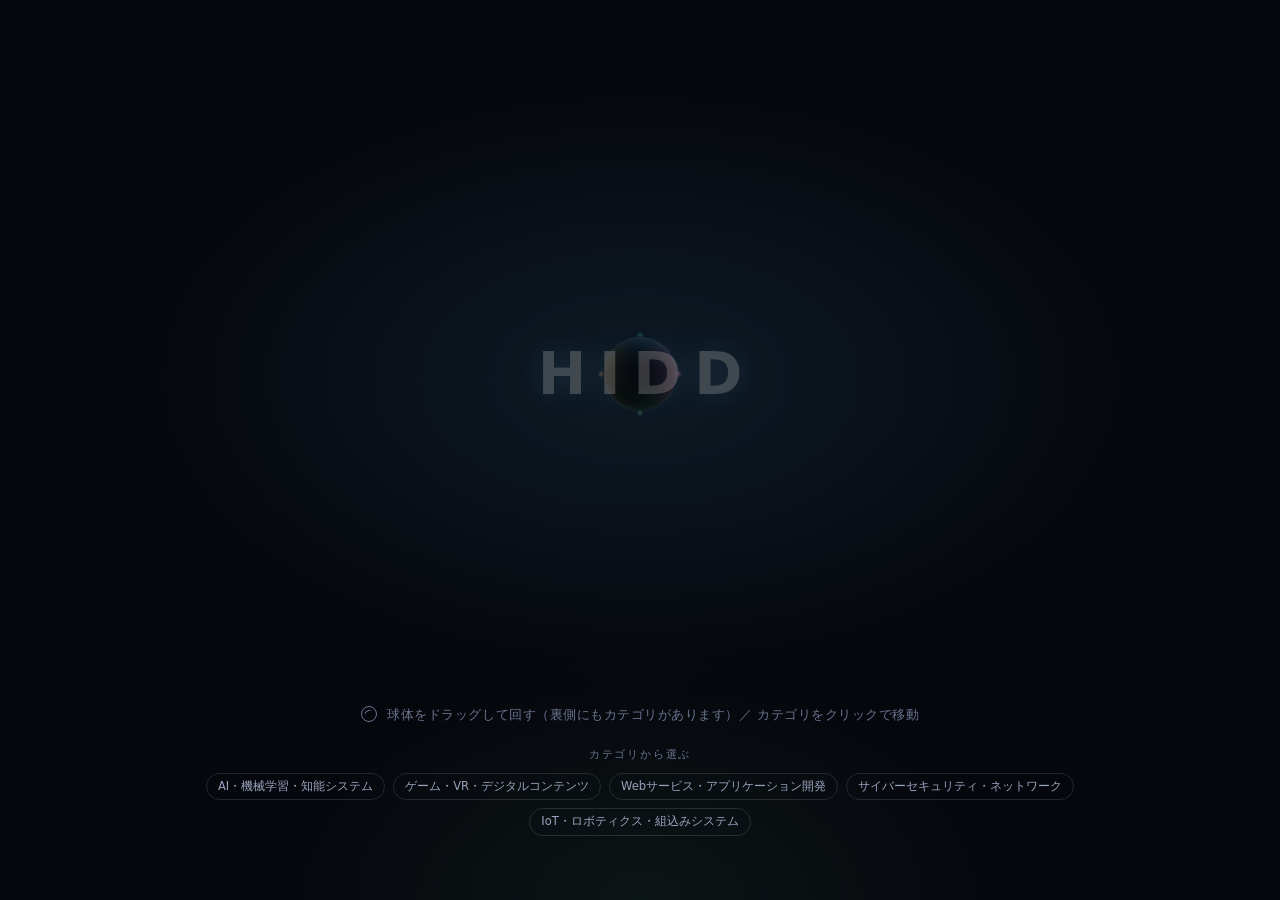
<file: index.html>
<!DOCTYPE html>
<html lang="ja">
<head>
<meta charset="UTF-8">
<meta name="viewport" content="width=device-width, initial-scale=1">
<title>HIDD — 先行研究 紹介動画</title>
<meta name="description" content="先行研究の紹介動画をカテゴリ別に閲覧できるサイト。中央の球体を回してカテゴリを選択します。">
<link rel="stylesheet" href="css/common.css">
<link rel="stylesheet" href="css/index.css">
</head>
<body class="page-index">

<div class="bg-glow"></div>

<!-- 入場アニメーション用のオーバーレイ -->
<div class="intro-veil" id="introVeil" aria-hidden="true">
  <div class="intro-spark"></div>
</div>

<main class="stage" id="stage">

  <h1 class="visually-hidden">HIDD 先行研究 紹介動画</h1>

  <!-- 球体（Three.js のキャンバスがここに入る） -->
  <div class="sphere-wrap" id="sphereWrap">
    <div class="sphere-canvas" id="sphereCanvas"
         role="application"
         aria-label="カテゴリ選択の球体。ドラッグまたは矢印キーで回転します。"
         tabindex="0"></div>

    <!-- 3D 座標に追従する HTML ラベル群 -->
    <div class="labels" id="labels" aria-hidden="true">
      <div class="label label--brand" data-anchor="brand">
        <span class="label__brand-text">HIDD</span>
      </div>
      <!-- カテゴリラベルは js/sphere.js が data.js から生成 -->
    </div>
  </div>

  <p class="hint" id="hint">
    <span class="hint__icon" aria-hidden="true"></span>
    球体をドラッグして回す（裏側にもカテゴリがあります）／ カテゴリをクリックで移動
  </p>

  <!-- WebGL 非対応時のフォールバック兼、キーボード・支援技術向けの正規リンク -->
  <nav class="fallback-nav" id="fallbackNav" aria-label="カテゴリ">
    <p class="fallback-nav__title">カテゴリから選ぶ</p>
    <ul class="fallback-nav__list" id="fallbackList"></ul>
  </nav>

</main>

<script src="vendor/three.min.js"></script>
<script src="js/data.js"></script>
<script src="js/texture-lab.js"></script>
<script src="js/sphere.js"></script>
<script src="js/intro.js"></script>
</body>
</html>
</file>
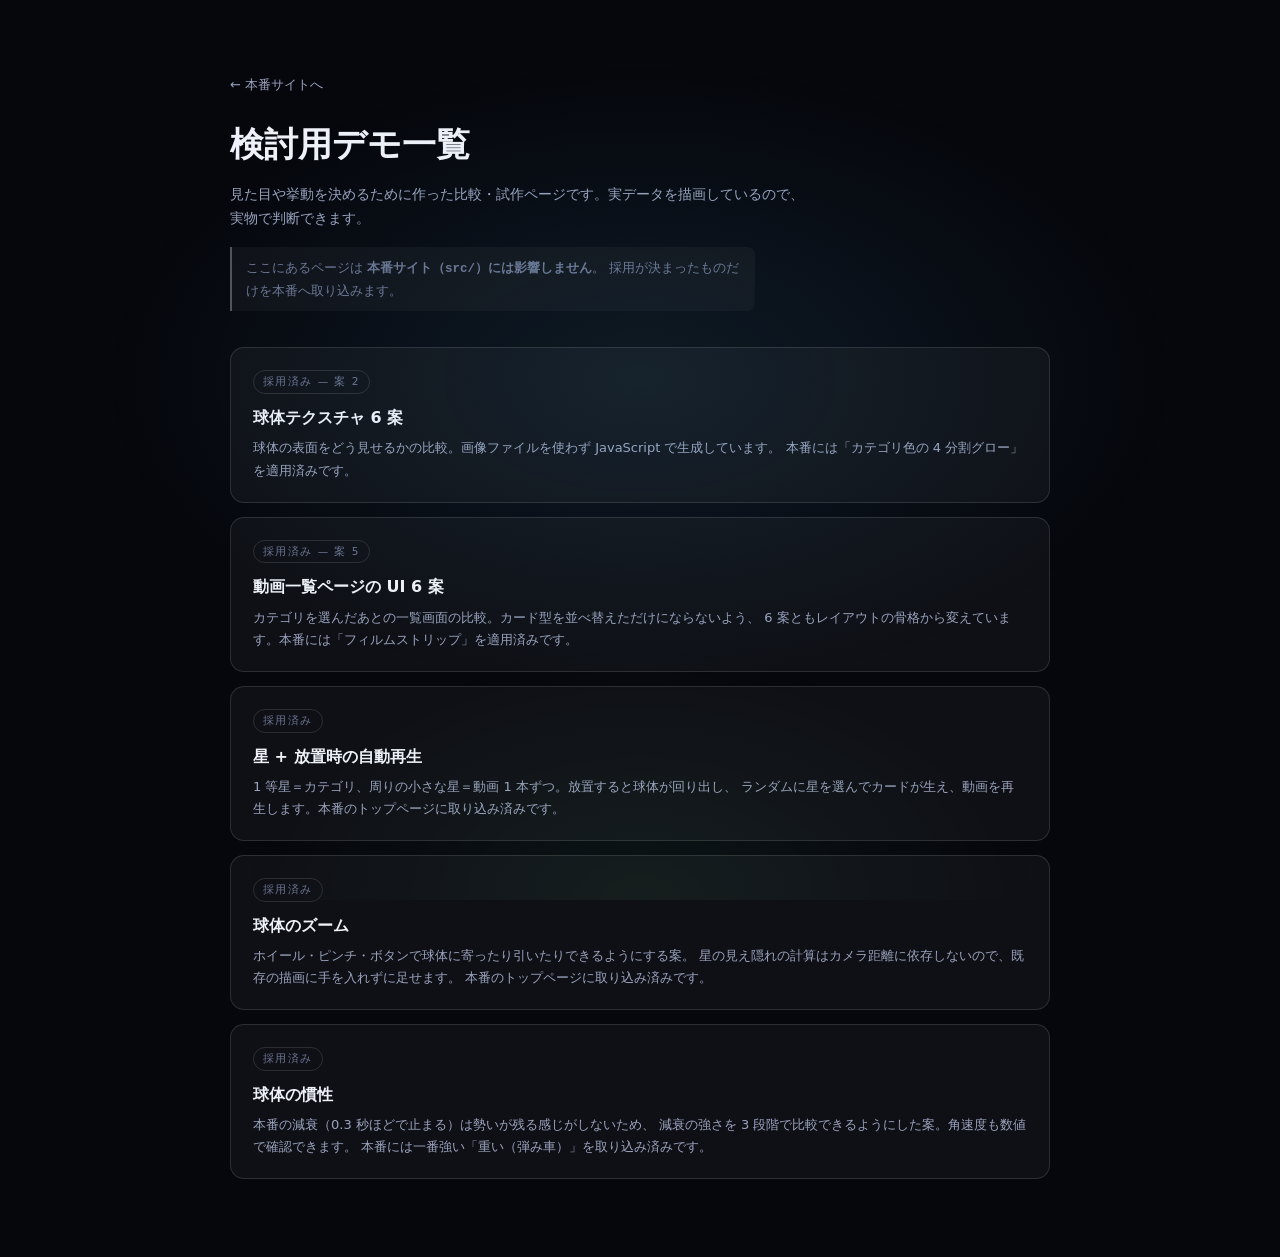
<file: demo/index.html>
<!DOCTYPE html>
<html lang="ja">
<head>
<meta charset="UTF-8">
<meta name="viewport" content="width=device-width, initial-scale=1">
<title>検討用デモ一覧 — HIDD</title>
<link rel="stylesheet" href="../src/css/common.css">
<style>
.hub { max-width: 900px; margin: 0 auto; padding: clamp(32px, 8vh, 72px) clamp(20px, 5vw, 40px) 80px; }
.hub__back { font-size: 13px; color: var(--fg-mute); }
.hub__back:hover { color: #fff; }
.hub__title { margin: 18px 0 10px; font-size: clamp(22px, 3.4vw, 34px); font-weight: 800; }
.hub__lead { margin: 0 0 8px; color: var(--fg-mute); font-size: 14px; max-width: 66ch; }
.hub__note {
  margin: 16px 0 36px; max-width: 66ch; font-size: 12.5px; color: var(--fg-dim);
  padding: 10px 14px; border-left: 2px solid var(--border-hi);
  background: var(--surface); border-radius: 0 8px 8px 0;
}
.hub__list { list-style: none; margin: 0; padding: 0; display: grid; gap: 14px; }
.hub__item {
  display: block; padding: 20px 22px;
  border: 1px solid var(--border); border-radius: 14px; background: var(--surface);
  transition: border-color .2s var(--ease), background-color .2s var(--ease), transform .2s var(--ease);
}
.hub__item:hover { border-color: var(--border-hi); background: var(--surface-hi); transform: translateY(-2px); }
.hub__item h2 { margin: 0 0 6px; font-size: 16px; font-weight: 700; }
.hub__item p { margin: 0; font-size: 13px; color: var(--fg-mute); line-height: 1.7; }
.hub__tag {
  display: inline-block; margin-bottom: 10px;
  font-size: 10.5px; letter-spacing: .14em; color: var(--fg-dim);
  border: 1px solid var(--border); border-radius: 999px; padding: 2px 9px;
}
.hub__tag--open { color: var(--accent-ai); border-color: rgba(90,200,250,.4); }
</style>
</head>
<body>

<div class="bg-glow"></div>

<main class="hub">
  <a class="hub__back" href="../src/index.html">&larr; 本番サイトへ</a>
  <h1 class="hub__title">検討用デモ一覧</h1>
  <p class="hub__lead">
    見た目や挙動を決めるために作った比較・試作ページです。実データを描画しているので、実物で判断できます。
  </p>
  <p class="hub__note">
    ここにあるページは <strong>本番サイト（<code>src/</code>）には影響しません</strong>。
    採用が決まったものだけを本番へ取り込みます。
  </p>

  <ul class="hub__list">
    <li>
      <a class="hub__item" href="texture.html">
        <span class="hub__tag">採用済み — 案 2</span>
        <h2>球体テクスチャ 6 案</h2>
        <p>球体の表面をどう見せるかの比較。画像ファイルを使わず JavaScript で生成しています。
           本番には「カテゴリ色の 4 分割グロー」を適用済みです。</p>
      </a>
    </li>
    <li>
      <a class="hub__item" href="category-ui.html">
        <span class="hub__tag">採用済み — 案 5</span>
        <h2>動画一覧ページの UI 6 案</h2>
        <p>カテゴリを選んだあとの一覧画面の比較。カード型を並べ替えただけにならないよう、
           6 案ともレイアウトの骨格から変えています。本番には「フィルムストリップ」を適用済みです。</p>
      </a>
    </li>
    <li>
      <a class="hub__item" href="stars.html">
        <span class="hub__tag">採用済み</span>
        <h2>星 + 放置時の自動再生</h2>
        <p>1 等星＝カテゴリ、周りの小さな星＝動画 1 本ずつ。放置すると球体が回り出し、
           ランダムに星を選んでカードが生え、動画を再生します。本番のトップページに取り込み済みです。</p>
      </a>
    </li>
    <li>
      <a class="hub__item" href="zoom.html">
        <span class="hub__tag">採用済み</span>
        <h2>球体のズーム</h2>
        <p>ホイール・ピンチ・ボタンで球体に寄ったり引いたりできるようにする案。
           星の見え隠れの計算はカメラ距離に依存しないので、既存の描画に手を入れずに足せます。
           本番のトップページに取り込み済みです。</p>
      </a>
    </li>
    <li>
      <a class="hub__item" href="inertia.html">
        <span class="hub__tag">採用済み</span>
        <h2>球体の慣性</h2>
        <p>本番の減衰（0.3 秒ほどで止まる）は勢いが残る感じがしないため、
           減衰の強さを 3 段階で比較できるようにした案。角速度も数値で確認できます。
           本番には一番強い「重い（弾み車）」を取り込み済みです。</p>
      </a>
    </li>
  </ul>
</main>

</body>
</html>
</file>
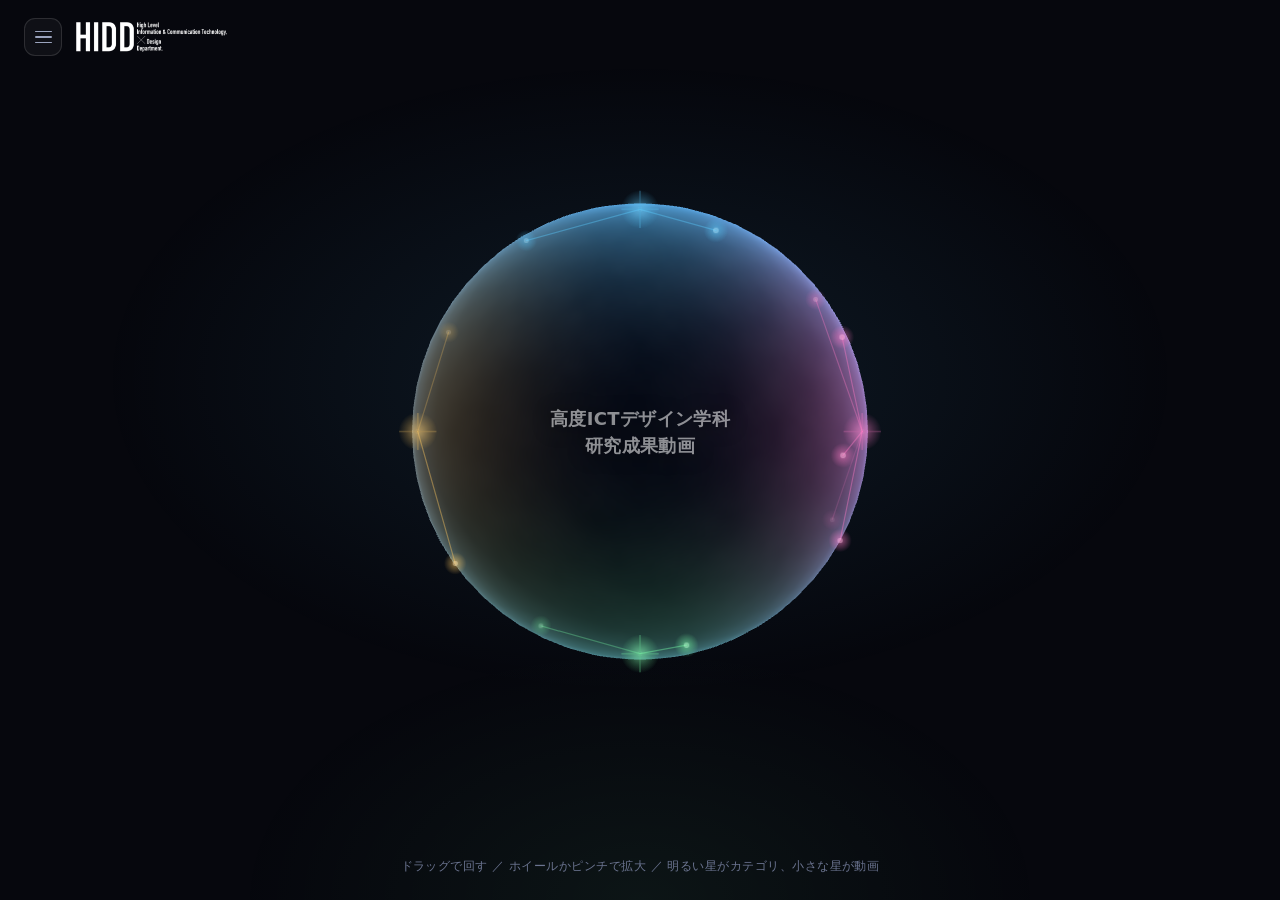
<file: src/index.html>
<!DOCTYPE html>
<html lang="ja">
<head>
<meta charset="UTF-8">
<meta name="viewport" content="width=device-width, initial-scale=1">
<title>HIDD — 先行研究 紹介動画</title>
<meta name="description" content="先行研究の紹介動画をカテゴリ別に閲覧できるサイト。球体を回して星を選ぶと動画が再生されます。">
<link rel="stylesheet" href="css/common.css">
<link rel="stylesheet" href="css/index.css">
</head>
<body class="page-index">

<div class="bg-glow"></div>

<!-- 入場アニメーション用のオーバーレイ -->
<div class="intro-veil" id="introVeil" aria-hidden="true">
  <div class="intro-spark"></div>
</div>

<!-- 画面左上の見出し。メニューからカテゴリへ直接移動できる
     （以前は球体の下にカテゴリを並べていた。ナビはここに一本化した） -->
<header class="site-head" id="siteHead">
  <button class="menu-btn" type="button" id="menuBtn"
          aria-expanded="false" aria-controls="menuPanel" aria-label="カテゴリメニューを開く">
    <span class="menu-btn__bar" aria-hidden="true"></span>
    <span class="menu-btn__bar" aria-hidden="true"></span>
    <span class="menu-btn__bar" aria-hidden="true"></span>
  </button>

  <!-- img/HIDD.png（黒地に白抜き）の黒を透過にしたもの。生成の手順は docs/decisions.md -->
  <img class="site-head__logo" src="img/HIDD-mark.png" width="1184" height="240"
       alt="HIDD 高度ICTデザイン学科">

  <!-- 項目は js/menu.js が data.js の categories から作る（文言をここに書かない） -->
  <nav class="menu-panel" id="menuPanel" aria-label="カテゴリ">
    <p class="menu-panel__title">カテゴリから選ぶ</p>
    <ul class="menu-panel__list" id="menuList"></ul>
  </nav>
</header>

<main class="stage" id="stage">

  <h1 class="visually-hidden">HIDD 先行研究 紹介動画</h1>

  <div class="sphere-wrap" id="sphereWrap">
    <div class="sphere-canvas" id="sphereCanvas"
         role="application"
         aria-label="星の球体。ドラッグまたは矢印キーで回転、ホイール・ピンチ・プラスマイナスキーで拡大縮小します。明るい星がカテゴリ、周りの小さな星が動画です。"
         tabindex="0"></div>

    <!-- 星座線（球体の回転に追従して毎フレーム描き直す） -->
    <svg class="constellations" id="constellations" aria-hidden="true"></svg>

    <!-- 星とラベル（3D 座標に追従する HTML 要素） -->
    <div class="overlay" id="overlay" aria-hidden="true">
      <div class="brand" data-anchor="brand">高度ICTデザイン学科<br>研究成果動画</div>
    </div>
  </div>

  <p class="status" id="status"></p>

  <!-- WebGL 非対応時のフォールバック。
       3D が動く環境では左上のメニューが導線なので、CSS で隠している -->
  <nav class="fallback-nav" id="fallbackNav" aria-label="カテゴリ">
    <p class="fallback-nav__title">カテゴリから選ぶ</p>
    <ul class="fallback-nav__list" id="fallbackList"></ul>
  </nav>

</main>

<!-- 星から生えてくる再生カード（枠のあるカードを球体の上に浮かせる）。
     body 直下に置く。.stage（z-index: 1）の中に入れると重なり順がそこで閉じてしまい、
     左上の見出し（.site-head）より上に出せない。 -->
<div class="grow" id="grow" hidden>
  <div class="grow__card" id="growCard">
    <div class="grow__head">
      <span class="grow__lab" id="growLab"></span>
      <button class="grow__close" type="button" id="growClose" aria-label="閉じる">&times;</button>
    </div>
    <h2 class="grow__title" id="growTitle"></h2>
    <div class="grow__player" id="growPlayer"></div>
    <p class="grow__summary" id="growSummary"></p>
    <div class="grow__bar"><span id="growProgress"></span></div>
  </div>
</div>

<script src="vendor/three.min.js"></script>
<script src="js/videos.js"></script>
<script src="js/data.js"></script>
<script src="js/geometry.js"></script>
<script src="js/texture-lab.js"></script>
<!-- 設定画面（Ctrl + Shift + S。画面に開くボタンは置かない）。パネルは settings.js が body 直下に作る。
     球体側が読み込み時に値を引くので、先に読む -->
<script src="js/settings.js"></script>
<script src="js/stars.js"></script>
<script src="js/menu.js"></script>
<script src="js/intro.js"></script>
</body>
</html>
</file>
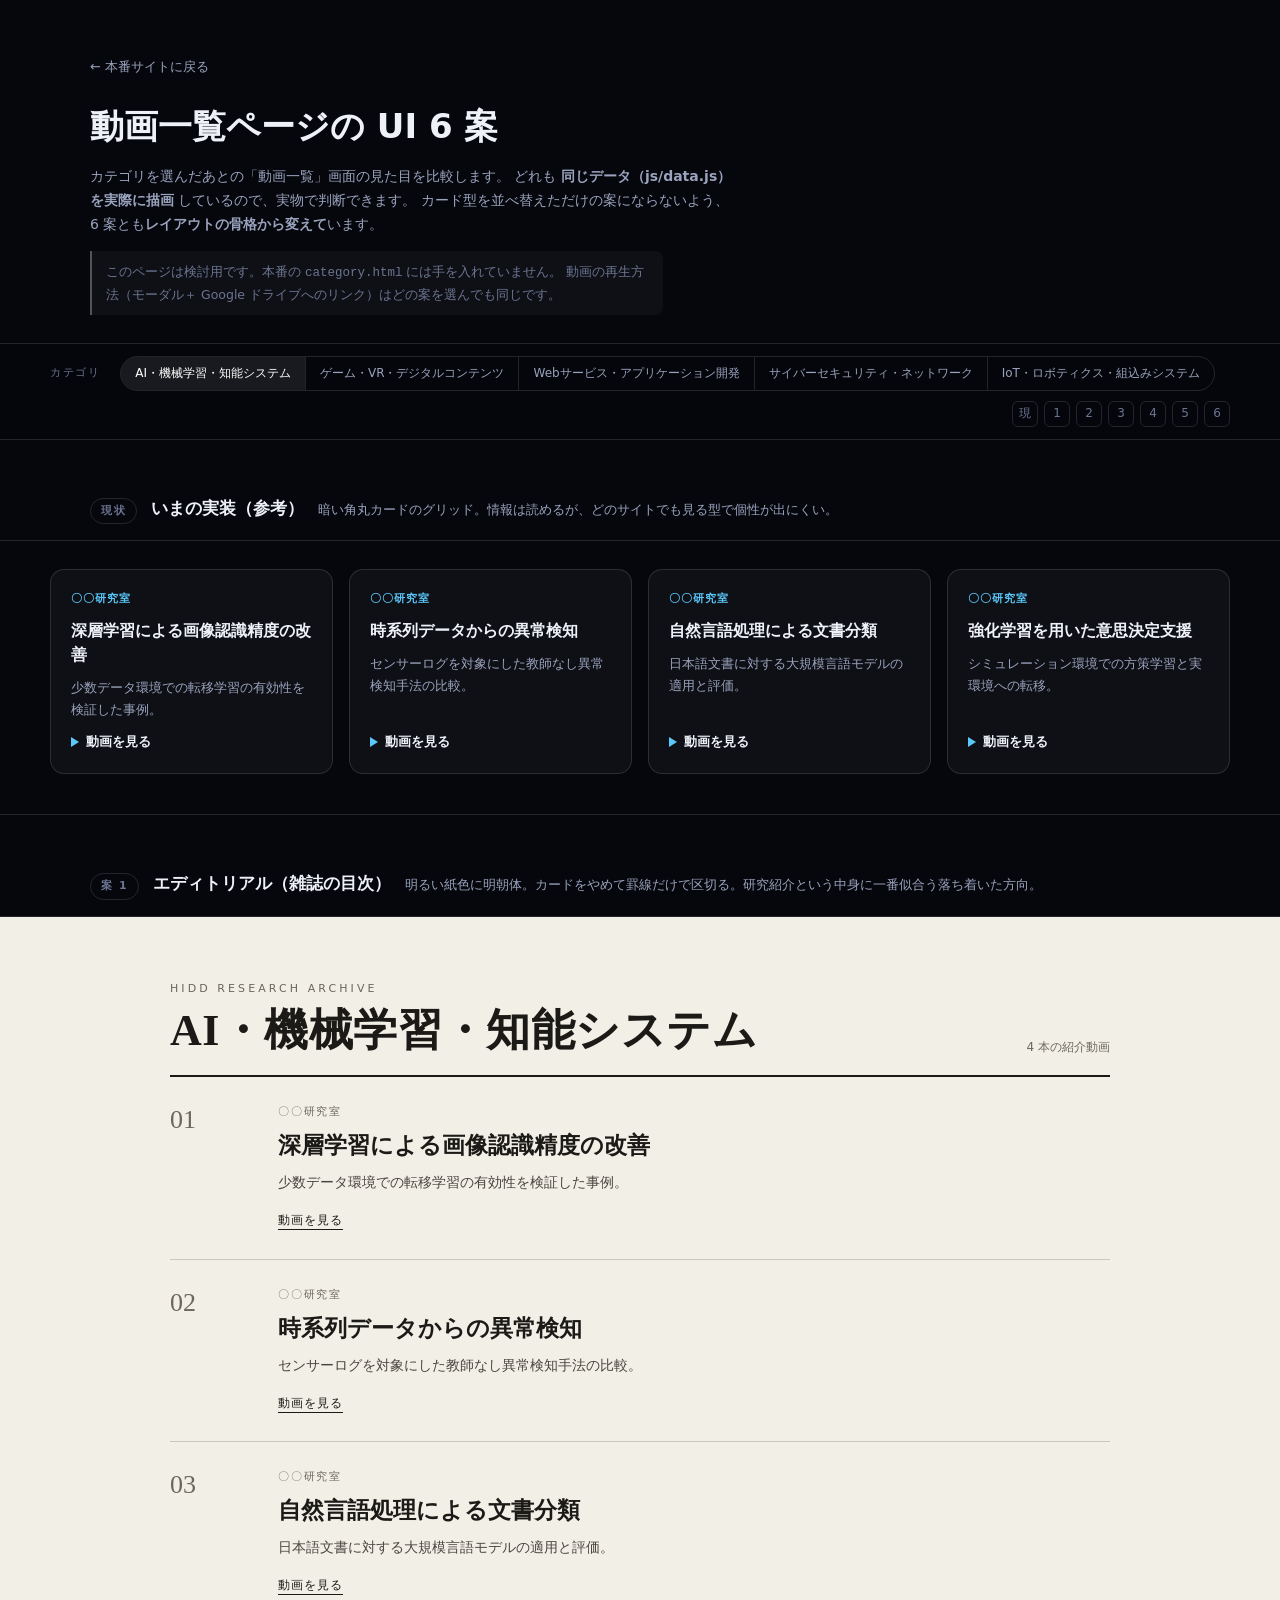
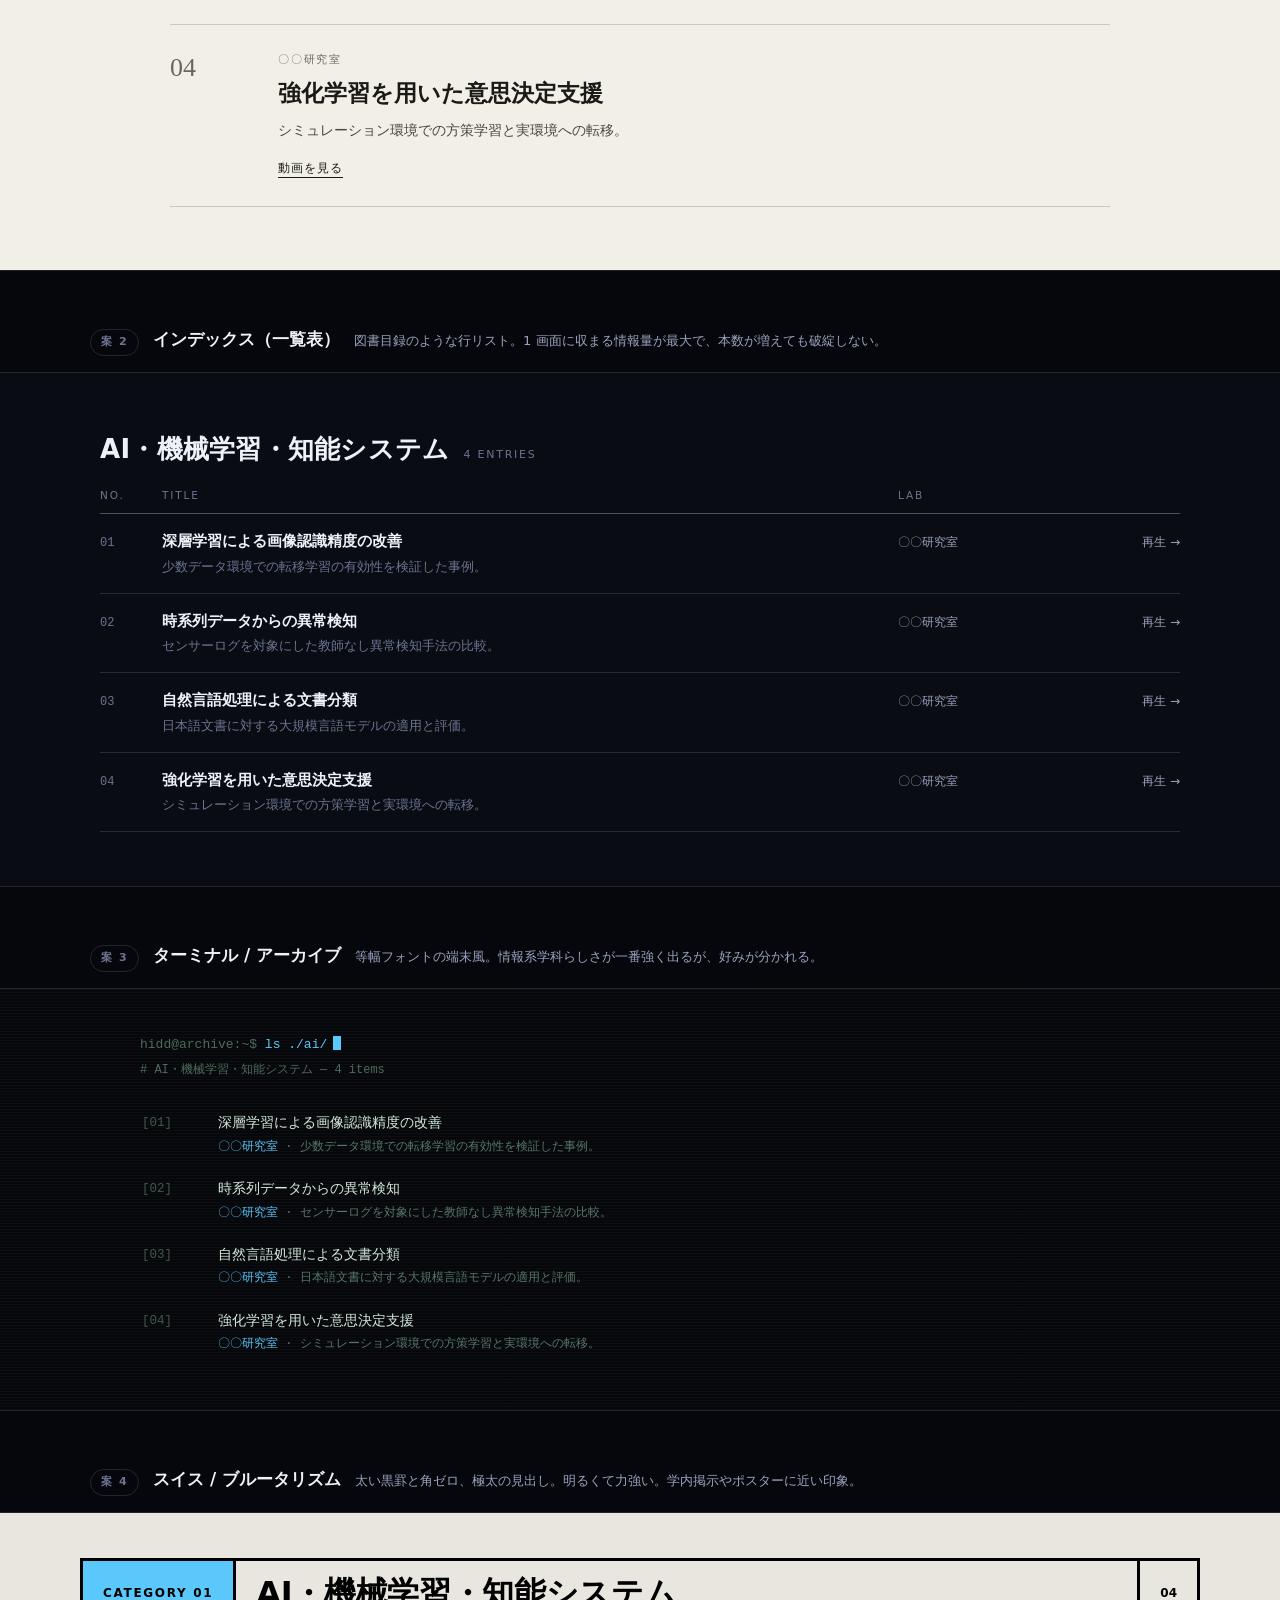
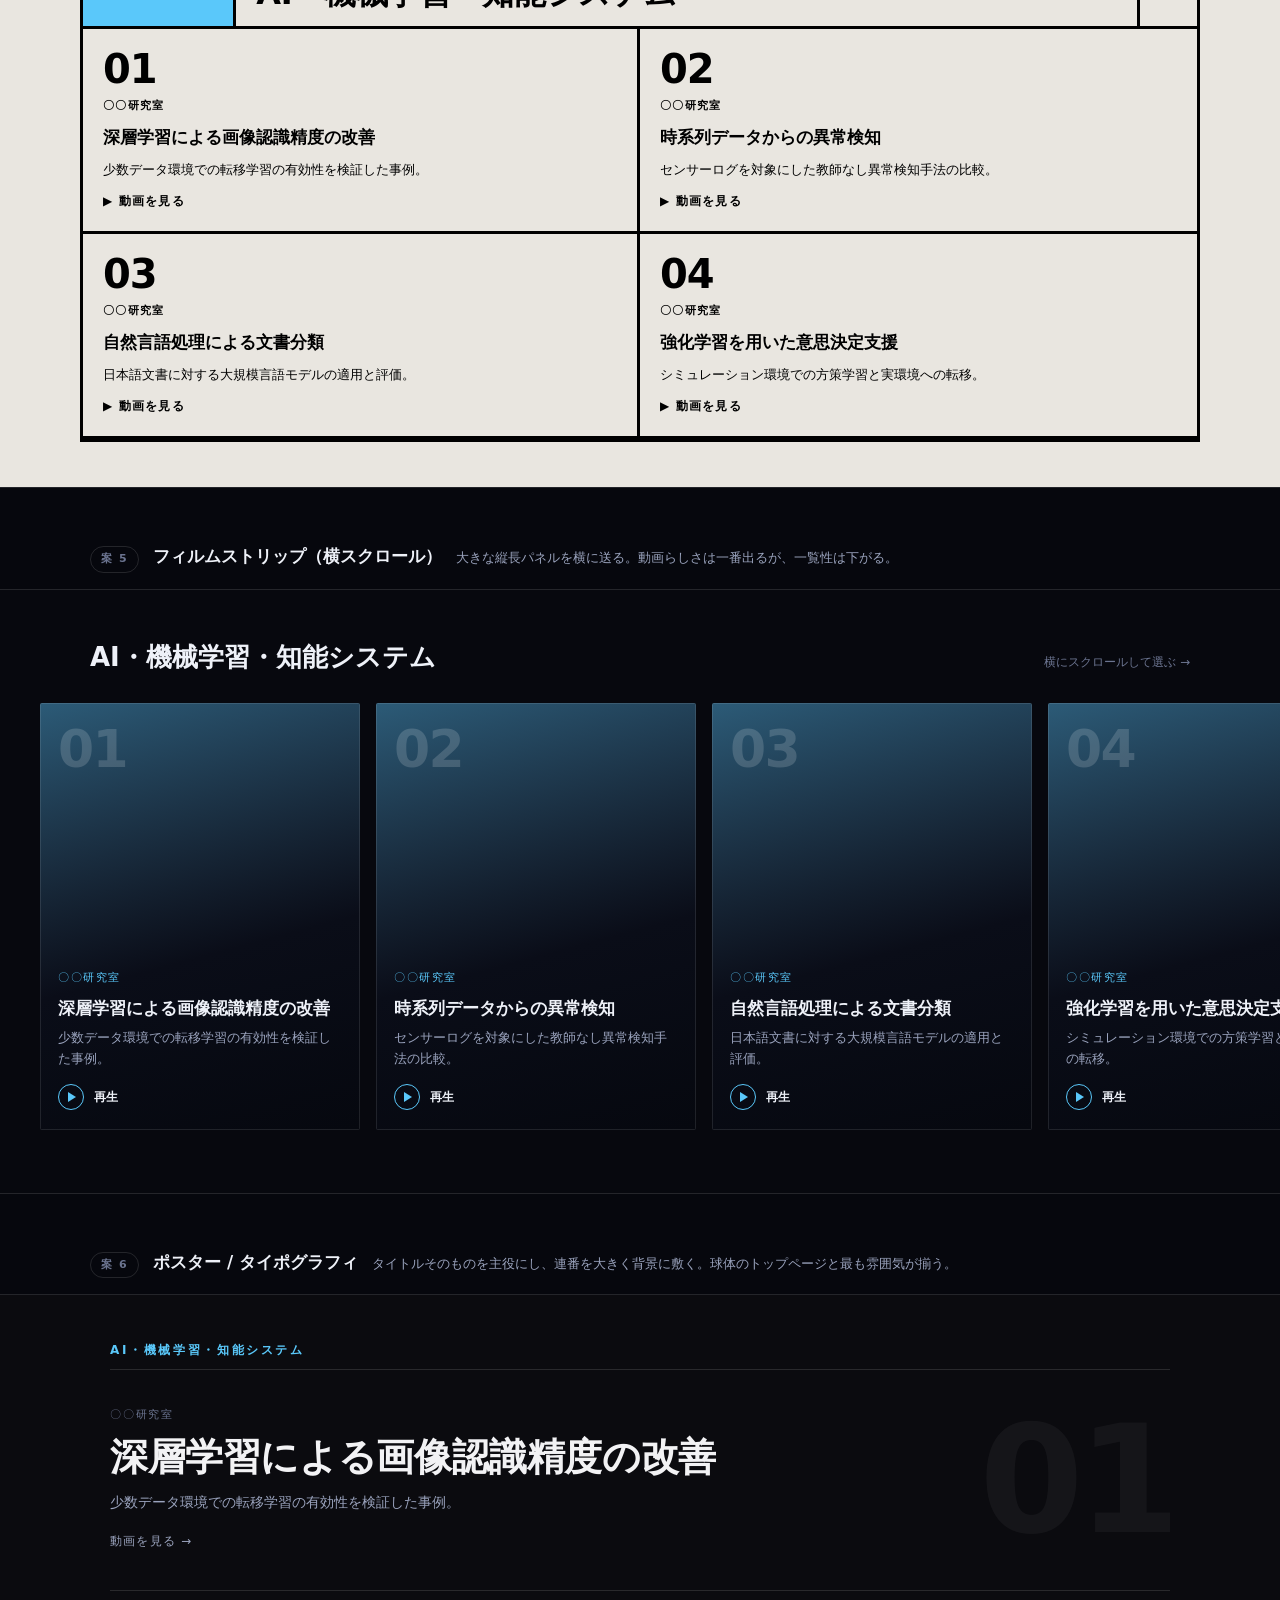
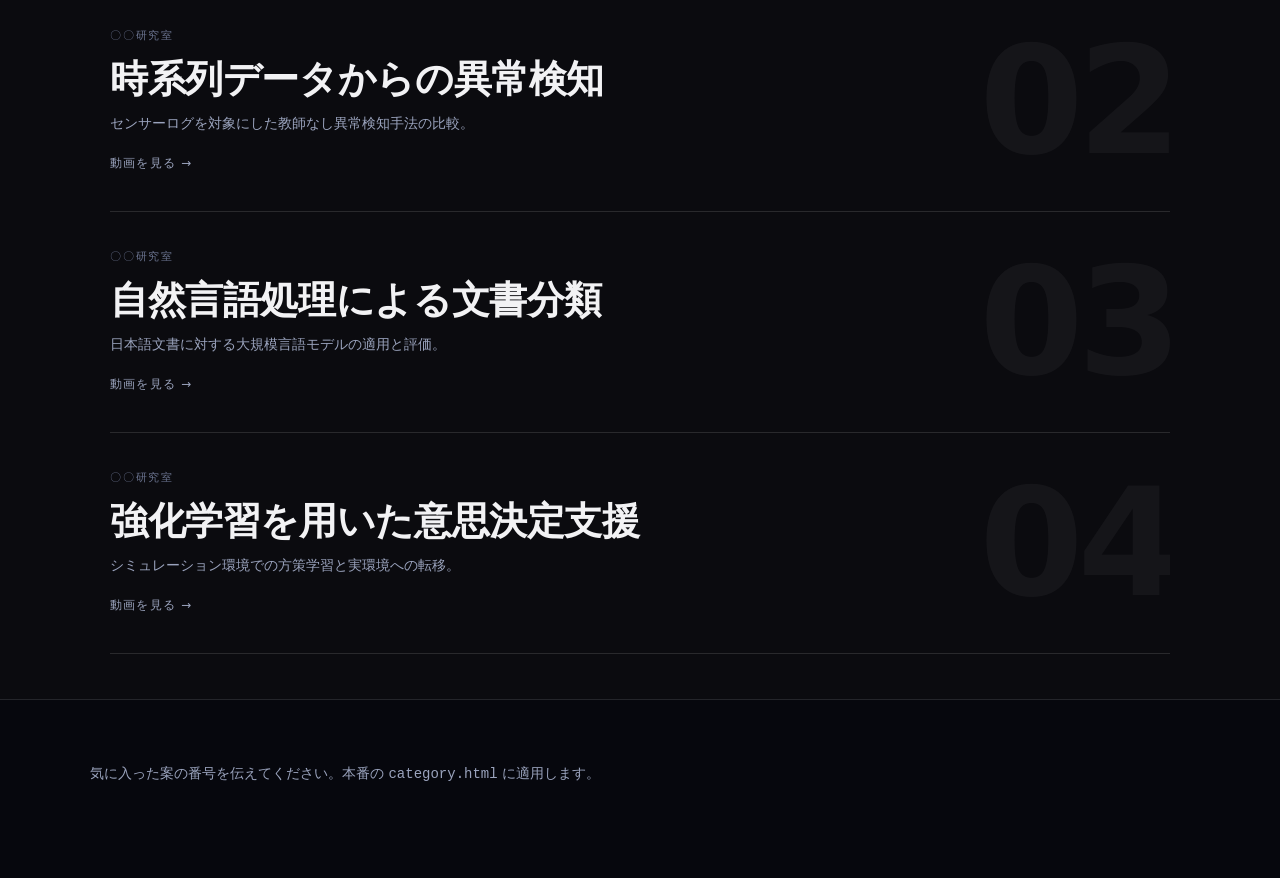
<file: category-ui-demo.html>
<!DOCTYPE html>
<html lang="ja">
<head>
<meta charset="UTF-8">
<meta name="viewport" content="width=device-width, initial-scale=1">
<title>動画一覧 UI 比較 — HIDD</title>
<link rel="stylesheet" href="css/common.css">
<link rel="stylesheet" href="css/category.css">
<link rel="stylesheet" href="css/category-ui-demo.css">
</head>
<body class="page-uidemo">

<header class="uid-header">
  <a class="uid-back" href="index.html">&larr; 本番サイトに戻る</a>
  <h1 class="uid-title">動画一覧ページの UI 6 案</h1>
  <p class="uid-lead">
    カテゴリを選んだあとの「動画一覧」画面の見た目を比較します。
    どれも <strong>同じデータ（js/data.js）を実際に描画</strong> しているので、実物で判断できます。
    カード型を並べ替えただけの案にならないよう、6 案とも<strong>レイアウトの骨格から変えて</strong>います。
  </p>
  <p class="uid-note">
    このページは検討用です。本番の <code>category.html</code> には手を入れていません。
    動画の再生方法（モーダル＋ Google ドライブへのリンク）はどの案を選んでも同じです。
  </p>
</header>

<div class="uid-controls">
  <div class="uid-controls__inner">
    <span class="uid-ctl-label">カテゴリ</span>
    <div class="uid-seg" id="segCat"></div>
    <nav class="uid-jump" id="jumpNav" aria-label="案へのジャンプ"></nav>
  </div>
</div>

<main id="demoRoot"></main>

<footer class="uid-footer">
  <p>気に入った案の番号を伝えてください。本番の <code>category.html</code> に適用します。</p>
</footer>

<script src="js/data.js"></script>
<script src="js/category-ui-demo.js"></script>
</body>
</html>
</file>
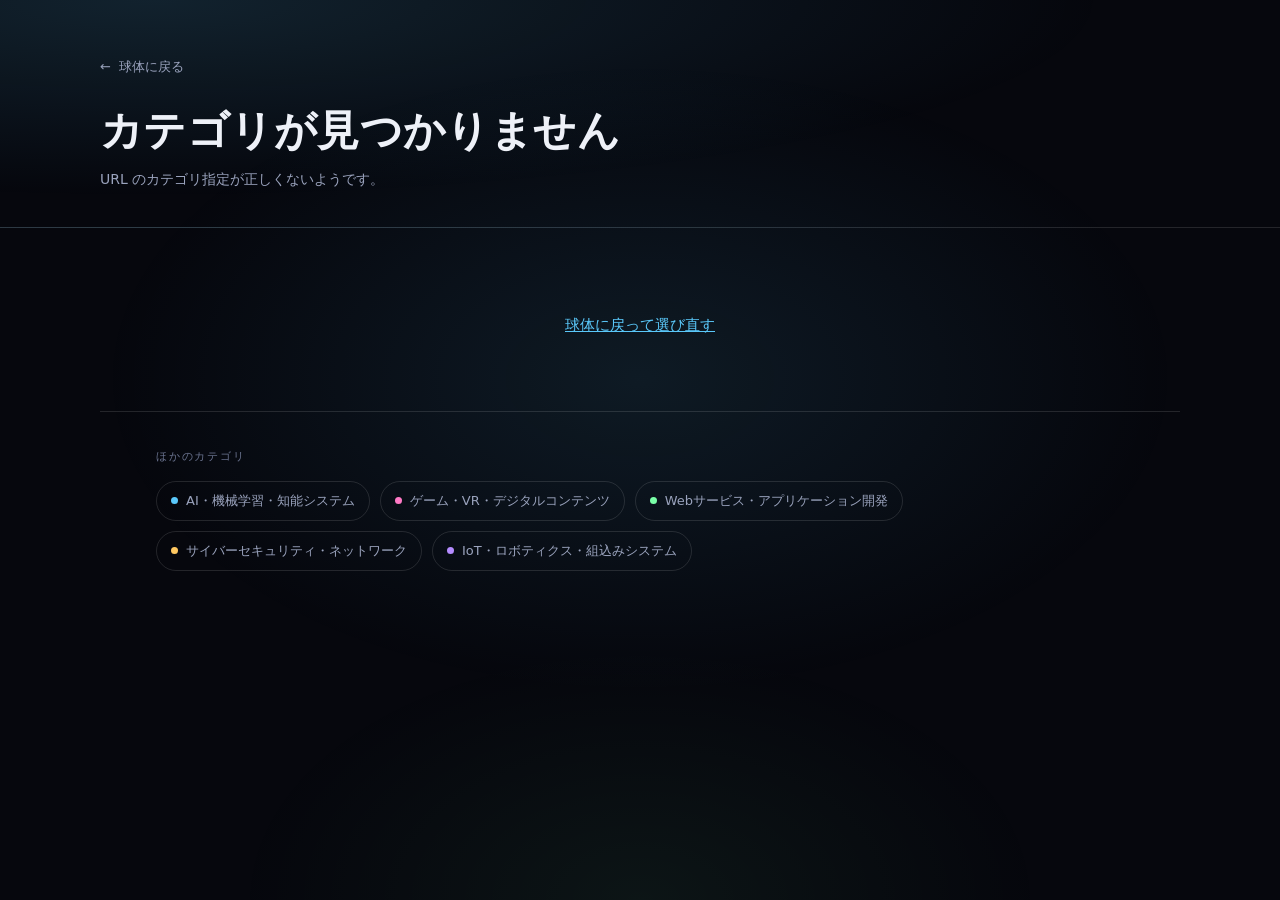
<file: category.html>
<!DOCTYPE html>
<html lang="ja">
<head>
<meta charset="UTF-8">
<meta name="viewport" content="width=device-width, initial-scale=1">
<title>カテゴリ — HIDD 先行研究 紹介動画</title>
<link rel="stylesheet" href="css/common.css">
<link rel="stylesheet" href="css/category.css">
</head>
<body class="page-category">

<div class="bg-glow"></div>

<header class="cat-header">
  <div class="cat-header__inner">
    <a class="back-link" href="index.html">
      <span class="back-link__arrow" aria-hidden="true">&larr;</span>球体に戻る
    </a>
    <p class="cat-eyebrow" id="catEyebrow"></p>
    <h1 class="cat-title" id="catTitle">読み込み中…</h1>
    <p class="cat-desc" id="catDesc"></p>
  </div>
</header>

<main class="cat-main">
  <ul class="video-grid" id="videoGrid"></ul>
  <p class="empty-note" id="emptyNote" hidden></p>
</main>

<footer class="cat-footer">
  <p class="cat-footer__title">ほかのカテゴリ</p>
  <ul class="cat-footer__list" id="otherCats"></ul>
</footer>

<!-- 動画モーダル -->
<div class="modal" id="modal" hidden>
  <div class="modal__backdrop" data-close></div>
  <div class="modal__panel" role="dialog" aria-modal="true" aria-labelledby="modalTitle">
    <div class="modal__head">
      <h2 class="modal__title" id="modalTitle"></h2>
      <button class="modal__close" type="button" data-close aria-label="閉じる">&times;</button>
    </div>
    <div class="modal__player">
      <iframe id="modalFrame" title="動画プレーヤー" allow="autoplay; fullscreen"
              allowfullscreen referrerpolicy="no-referrer"></iframe>
    </div>
    <p class="modal__note">
      再生されない場合は共有設定が限定されている可能性があります。
      <a id="modalOpen" href="#" target="_blank" rel="noopener noreferrer">Google ドライブで開く</a>
    </p>
  </div>
</div>

<script src="js/data.js"></script>
<script src="js/category.js"></script>
</body>
</html>
</file>
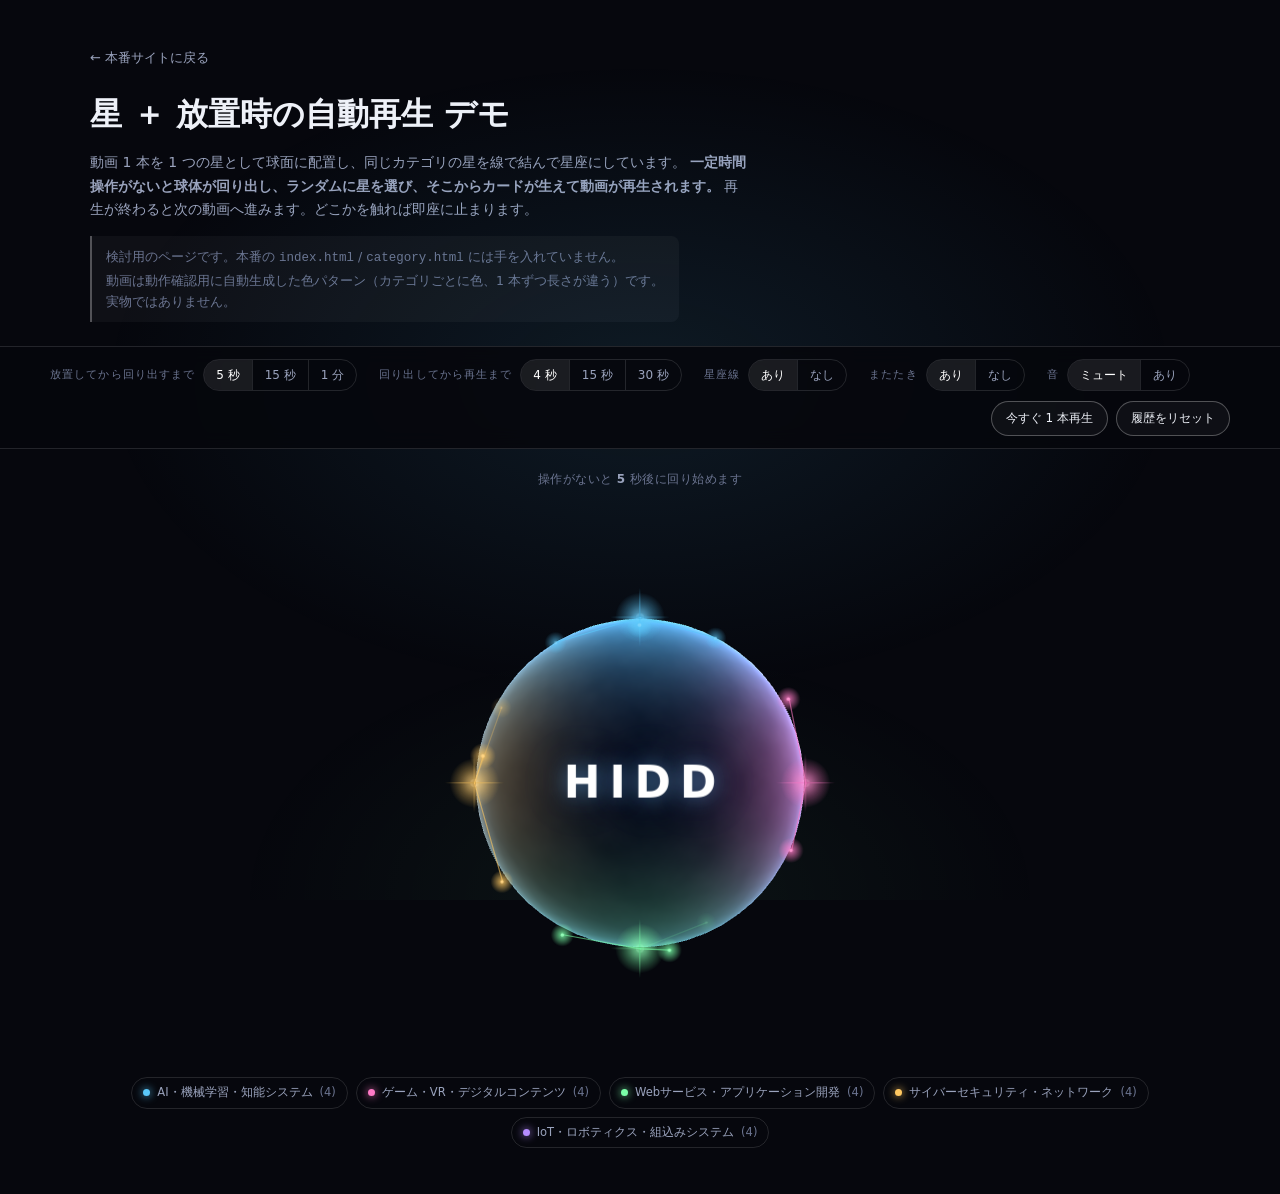
<file: sphere-stars-demo.html>
<!DOCTYPE html>
<html lang="ja">
<head>
<meta charset="UTF-8">
<meta name="viewport" content="width=device-width, initial-scale=1">
<title>星と自動再生 デモ — HIDD</title>
<link rel="stylesheet" href="css/common.css">
<link rel="stylesheet" href="css/sphere-stars-demo.css">
</head>
<body class="page-stars">

<div class="bg-glow"></div>

<header class="sd-header">
  <a class="sd-back" href="index.html">&larr; 本番サイトに戻る</a>
  <h1 class="sd-title">星 ＋ 放置時の自動再生 デモ</h1>
  <p class="sd-lead">
    動画 1 本を 1 つの星として球面に配置し、同じカテゴリの星を線で結んで星座にしています。
    <strong>一定時間操作がないと球体が回り出し、ランダムに星を選び、そこからカードが生えて動画が再生されます。</strong>
    再生が終わると次の動画へ進みます。どこかを触れば即座に止まります。
  </p>
  <p class="sd-note">
    検討用のページです。本番の <code>index.html</code> / <code>category.html</code> には手を入れていません。<br>
    動画は動作確認用に自動生成した色パターン（カテゴリごとに色、1 本ずつ長さが違う）です。実物ではありません。
  </p>
</header>

<div class="sd-controls">
  <div class="sd-controls__inner">
    <div class="sd-ctl">
      <span class="sd-ctl__label">放置してから回り出すまで</span>
      <div class="sd-seg" id="segIdle">
        <button type="button" data-v="5000" aria-pressed="true">5 秒</button>
        <button type="button" data-v="15000" aria-pressed="false">15 秒</button>
        <button type="button" data-v="60000" aria-pressed="false">1 分</button>
      </div>
    </div>
    <div class="sd-ctl">
      <span class="sd-ctl__label">回り出してから再生まで</span>
      <div class="sd-seg" id="segPlay">
        <button type="button" data-v="4000" aria-pressed="true">4 秒</button>
        <button type="button" data-v="15000" aria-pressed="false">15 秒</button>
        <button type="button" data-v="30000" aria-pressed="false">30 秒</button>
      </div>
    </div>
    <div class="sd-ctl">
      <span class="sd-ctl__label">星座線</span>
      <div class="sd-seg" id="segLines">
        <button type="button" data-v="on" aria-pressed="true">あり</button>
        <button type="button" data-v="off" aria-pressed="false">なし</button>
      </div>
    </div>
    <div class="sd-ctl">
      <span class="sd-ctl__label">またたき</span>
      <div class="sd-seg" id="segTwinkle">
        <button type="button" data-v="on" aria-pressed="true">あり</button>
        <button type="button" data-v="off" aria-pressed="false">なし</button>
      </div>
    </div>
    <div class="sd-ctl">
      <span class="sd-ctl__label">音</span>
      <div class="sd-seg" id="segSound">
        <button type="button" data-v="off" aria-pressed="true">ミュート</button>
        <button type="button" data-v="on" aria-pressed="false">あり</button>
      </div>
    </div>
    <div class="sd-ctl sd-ctl--push">
      <button class="sd-btn" type="button" id="btnPlayNow">今すぐ 1 本再生</button>
      <button class="sd-btn" type="button" id="btnReset">履歴をリセット</button>
    </div>
  </div>
</div>

<main class="sd-stage" id="stage">
  <div class="sd-status" id="status">操作がないと <b id="statusIdle">5</b> 秒後に回り始めます</div>

  <div class="sphere-wrap" id="sphereWrap">
    <div class="sphere-canvas" id="sphereCanvas"
         role="application"
         aria-label="星の球体。ドラッグまたは矢印キーで回転します。"
         tabindex="0"></div>

    <!-- 星座線（球体の回転に追従して毎フレーム描き直す） -->
    <svg class="constellations" id="constellations" aria-hidden="true"></svg>

    <!-- 星とラベル（3D 座標に追従する HTML 要素） -->
    <div class="overlay" id="overlay" aria-hidden="true">
      <div class="brand" data-anchor="brand">HIDD</div>
    </div>

    <!-- 星から生えてくるカード -->
    <div class="grow" id="grow" hidden>
      <div class="grow__card" id="growCard">
        <div class="grow__head">
          <span class="grow__lab" id="growLab"></span>
          <button class="grow__close" type="button" id="growClose" aria-label="閉じる">&times;</button>
        </div>
        <h2 class="grow__title" id="growTitle"></h2>
        <div class="grow__player" id="growPlayer"></div>
        <p class="grow__summary" id="growSummary"></p>
        <div class="grow__bar"><span id="growProgress"></span></div>
      </div>
    </div>
  </div>

  <nav class="sd-nav" aria-label="カテゴリ">
    <ul id="navList"></ul>
  </nav>
</main>

<div class="fallback" id="fallback" hidden>
  このブラウザでは WebGL が使えないため、球体を表示できません。
</div>

<script src="vendor/three.min.js"></script>
<script src="js/data.js"></script>
<script src="js/texture-lab.js"></script>
<script src="js/sphere-stars-demo.js"></script>
</body>
</html>
</file>
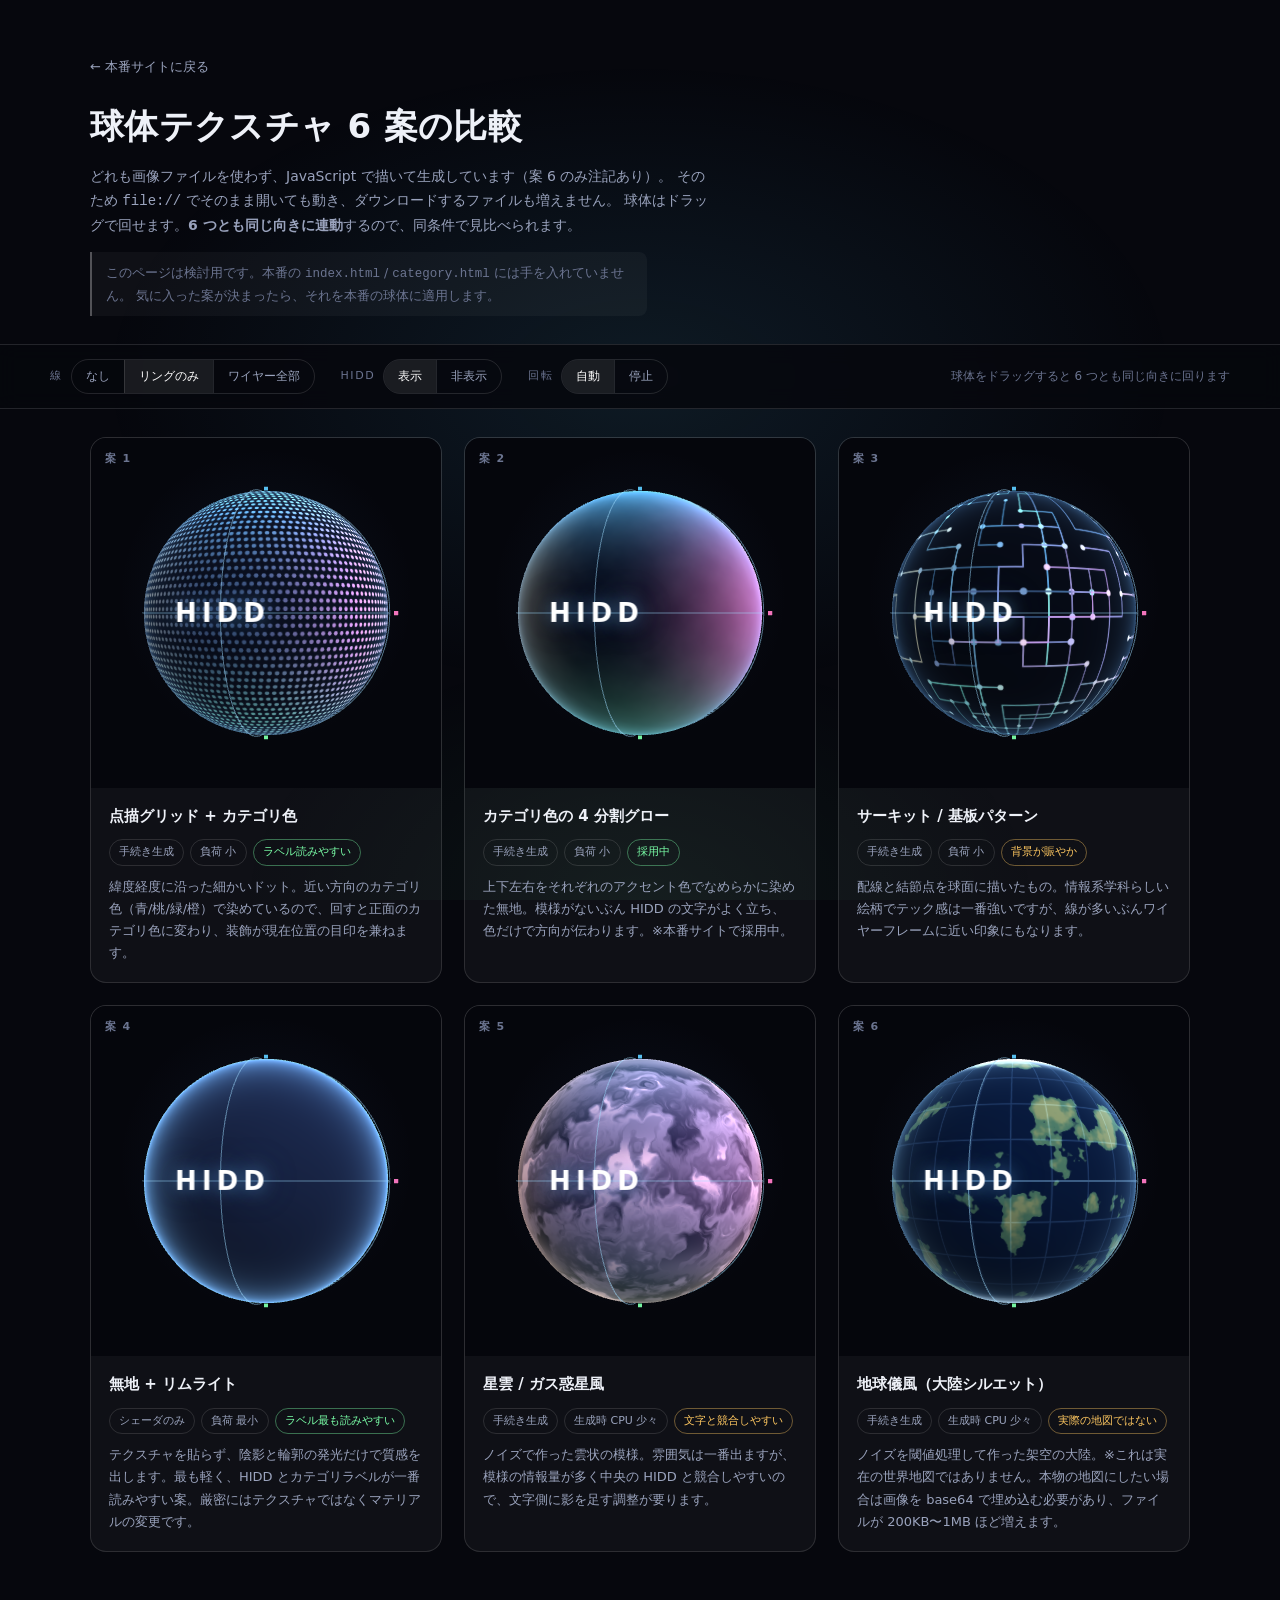
<file: texture-demo.html>
<!DOCTYPE html>
<html lang="ja">
<head>
<meta charset="UTF-8">
<meta name="viewport" content="width=device-width, initial-scale=1">
<title>球体テクスチャ 比較 — HIDD</title>
<link rel="stylesheet" href="css/common.css">
<style>
/* このページは比較検討用。本番サイト（index.html / category.html）には影響しません */

.demo-header {
  position: relative; z-index: 1;
  max-width: 1180px; margin: 0 auto;
  padding: clamp(28px, 6vh, 56px) clamp(20px, 5vw, 40px) 0;
}
.demo-back { font-size: 13px; color: var(--fg-mute); }
.demo-back:hover { color: #fff; }
.demo-title {
  margin: 18px 0 10px;
  font-size: clamp(22px, 3.4vw, 34px); font-weight: 800; letter-spacing: 0.01em;
}
.demo-lead { margin: 0; max-width: 70ch; color: var(--fg-mute); font-size: 14px; }
.demo-note {
  margin: 14px 0 0; max-width: 70ch; font-size: 12.5px; color: var(--fg-dim);
  padding: 10px 14px; border-left: 2px solid var(--border-hi); background: var(--surface);
  border-radius: 0 8px 8px 0;
}

/* ---- 操作パネル ---- */
.controls {
  position: sticky; top: 0; z-index: 5;
  margin-top: 28px;
  padding: 14px clamp(20px, 5vw, 40px);
  background: rgba(6, 7, 13, 0.86);
  backdrop-filter: blur(10px); -webkit-backdrop-filter: blur(10px);
  border-top: 1px solid var(--border); border-bottom: 1px solid var(--border);
}
.controls__inner {
  max-width: 1180px; margin: 0 auto;
  display: flex; flex-wrap: wrap; align-items: center; gap: 10px 26px;
}
.ctl-group { display: flex; align-items: center; gap: 8px; }
.ctl-label { font-size: 11px; letter-spacing: 0.14em; color: var(--fg-dim); }
.seg { display: flex; border: 1px solid var(--border); border-radius: 999px; overflow: hidden; }
.seg button {
  font: inherit; font-size: 12px; color: var(--fg-mute);
  padding: 6px 14px; background: transparent; border: 0; cursor: pointer;
  transition: background-color 0.15s, color 0.15s;
}
.seg button + button { border-left: 1px solid var(--border); }
.seg button:hover { color: #fff; }
.seg button[aria-pressed="true"] { background: var(--surface-hi); color: #fff; }
.ctl-hint { font-size: 12px; color: var(--fg-dim); margin-left: auto; }

/* ---- カード ---- */
.grid {
  position: relative; z-index: 1;
  max-width: 1180px; margin: 0 auto; padding: 28px clamp(20px, 5vw, 40px) 80px;
  display: grid; grid-template-columns: repeat(auto-fill, minmax(330px, 1fr)); gap: 22px;
}
.card {
  border: 1px solid var(--border); border-radius: 16px;
  background: var(--surface); overflow: hidden;
  display: flex; flex-direction: column;
  transition: border-color 0.2s var(--ease);
}
.card.is-picked { border-color: var(--accent-ai); }

.card__stage {
  position: relative;
  aspect-ratio: 1 / 1;
  background: radial-gradient(60% 60% at 50% 45%, rgba(70,120,190,0.10), transparent 70%), #05060c;
  cursor: grab; touch-action: none;
}
.card__stage.is-dragging { cursor: grabbing; }
.card__stage canvas { display: block; width: 100%; height: 100%; }

.card__num {
  position: absolute; top: 12px; left: 14px;
  font-size: 11px; font-weight: 700; letter-spacing: 0.12em;
  color: var(--fg-dim); pointer-events: none;
}
.brand {
  position: absolute; top: 0; left: 0;
  font-weight: 800; letter-spacing: 0.2em; text-indent: 0.2em;
  font-size: clamp(17px, 3.4vw, 26px); color: #fff;
  text-shadow: 0 0 18px rgba(120,190,255,0.55), 0 0 44px rgba(90,200,250,0.25);
  pointer-events: none; will-change: transform, opacity;
}
.brand.is-off { display: none; }

.card__body { padding: 16px 18px 18px; display: flex; flex-direction: column; gap: 10px; flex: 1; }
.card__title { margin: 0; font-size: 15px; font-weight: 700; }
.card__desc { margin: 0; font-size: 13px; color: var(--fg-mute); flex: 1; }
.card__meta { display: flex; flex-wrap: wrap; gap: 6px; }
.tag {
  font-size: 11px; color: var(--fg-mute);
  padding: 3px 9px; border: 1px solid var(--border); border-radius: 999px;
}
.tag--warn { color: #ffc861; border-color: rgba(255,200,97,0.4); }
.tag--good { color: #7affa8; border-color: rgba(122,255,168,0.4); }

.fallback {
  max-width: 1180px; margin: 40px auto; padding: 24px;
  border: 1px solid var(--border); border-radius: 14px; color: var(--fg-mute);
}
</style>
</head>
<body>

<div class="bg-glow"></div>

<header class="demo-header">
  <a class="demo-back" href="index.html">&larr; 本番サイトに戻る</a>
  <h1 class="demo-title">球体テクスチャ 6 案の比較</h1>
  <p class="demo-lead">
    どれも画像ファイルを使わず、JavaScript で描いて生成しています（案 6 のみ注記あり）。
    そのため <code>file://</code> でそのまま開いても動き、ダウンロードするファイルも増えません。
    球体はドラッグで回せます。<strong>6 つとも同じ向きに連動</strong>するので、同条件で見比べられます。
  </p>
  <p class="demo-note">
    このページは検討用です。本番の <code>index.html</code> / <code>category.html</code> には手を入れていません。
    気に入った案が決まったら、それを本番の球体に適用します。
  </p>
</header>

<div class="controls">
  <div class="controls__inner">
    <div class="ctl-group">
      <span class="ctl-label">線</span>
      <div class="seg" id="segLines">
        <button type="button" data-v="none" aria-pressed="false">なし</button>
        <button type="button" data-v="rings" aria-pressed="true">リングのみ</button>
        <button type="button" data-v="all" aria-pressed="false">ワイヤー全部</button>
      </div>
    </div>
    <div class="ctl-group">
      <span class="ctl-label">HIDD</span>
      <div class="seg" id="segBrand">
        <button type="button" data-v="on" aria-pressed="true">表示</button>
        <button type="button" data-v="off" aria-pressed="false">非表示</button>
      </div>
    </div>
    <div class="ctl-group">
      <span class="ctl-label">回転</span>
      <div class="seg" id="segSpin">
        <button type="button" data-v="on" aria-pressed="true">自動</button>
        <button type="button" data-v="off" aria-pressed="false">停止</button>
      </div>
    </div>
    <span class="ctl-hint">球体をドラッグすると 6 つとも同じ向きに回ります</span>
  </div>
</div>

<main class="grid" id="grid"></main>

<div class="fallback" id="fallback" hidden>
  このブラウザでは WebGL が使えないため、球体を表示できません。
</div>

<script src="vendor/three.min.js"></script>
<script src="js/data.js"></script>
<script src="js/texture-lab.js"></script>
<script src="js/texture-demo.js"></script>
</body>
</html>
</file>
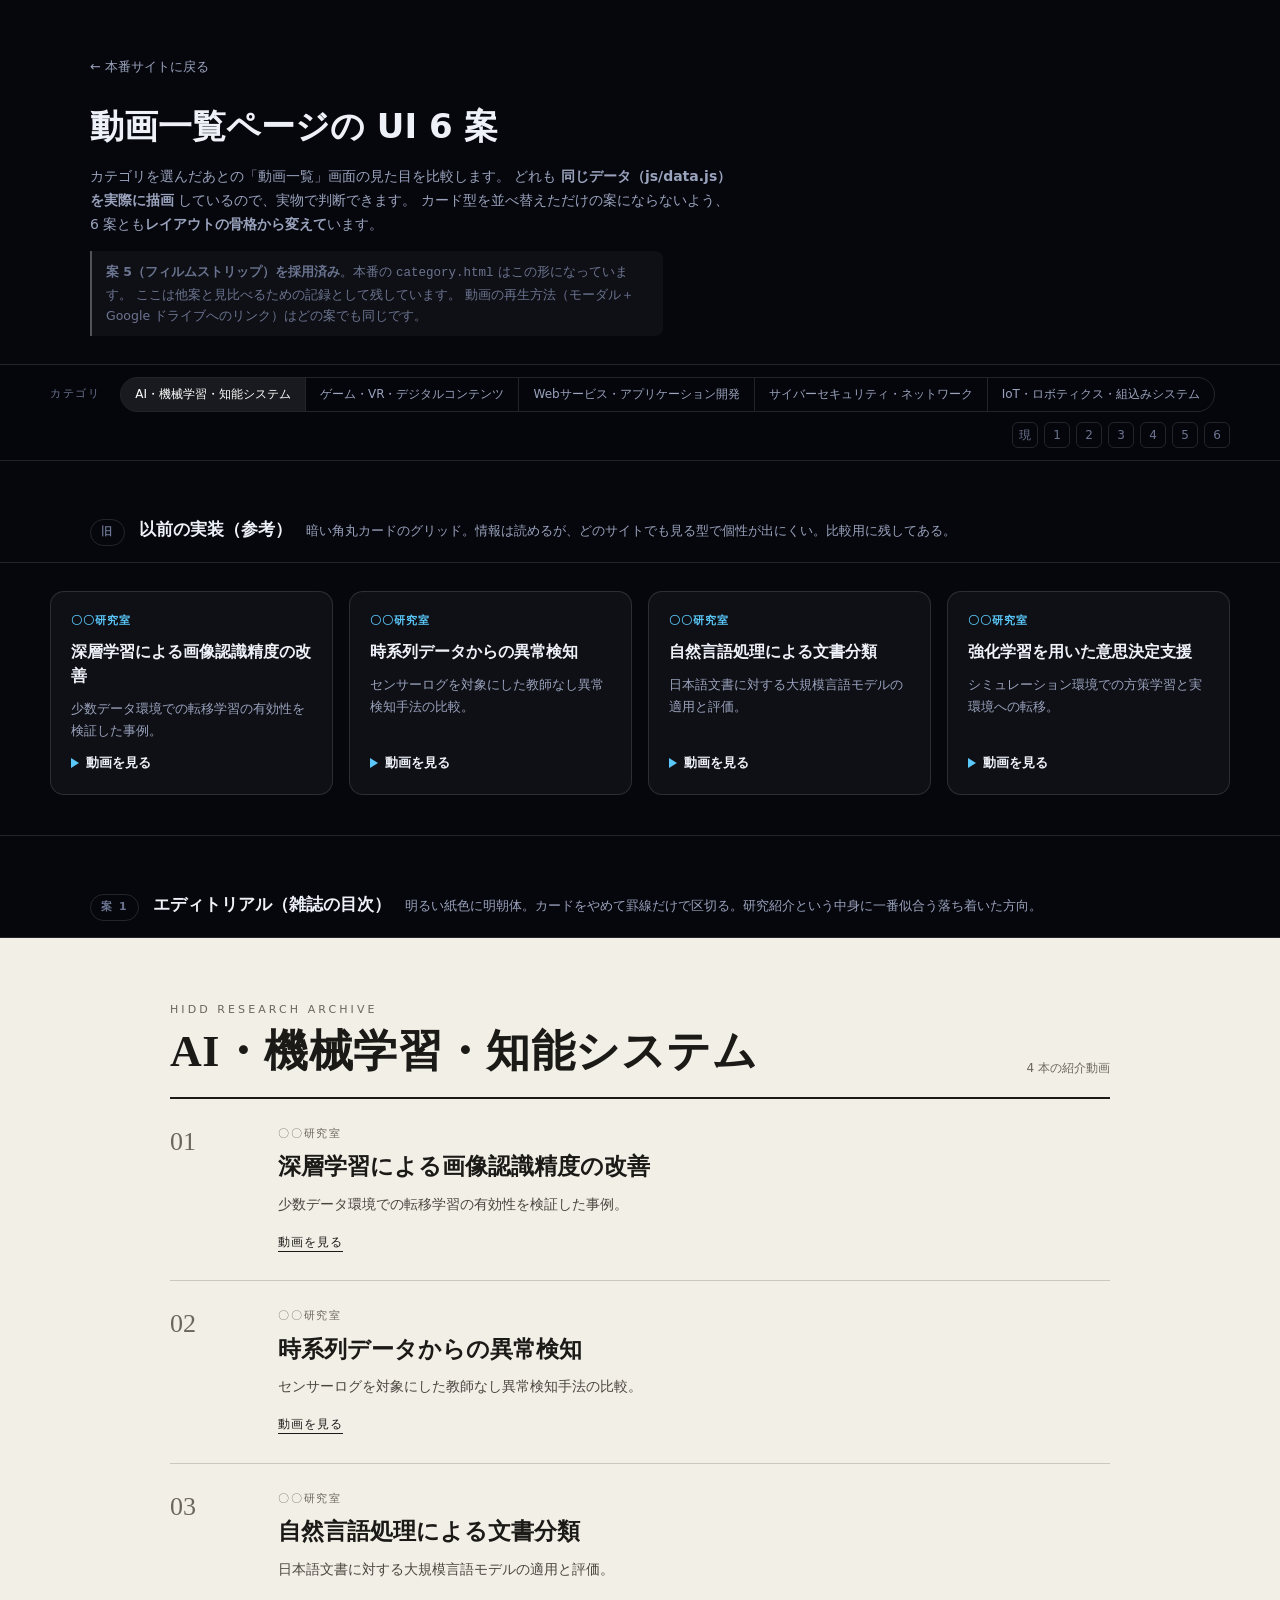
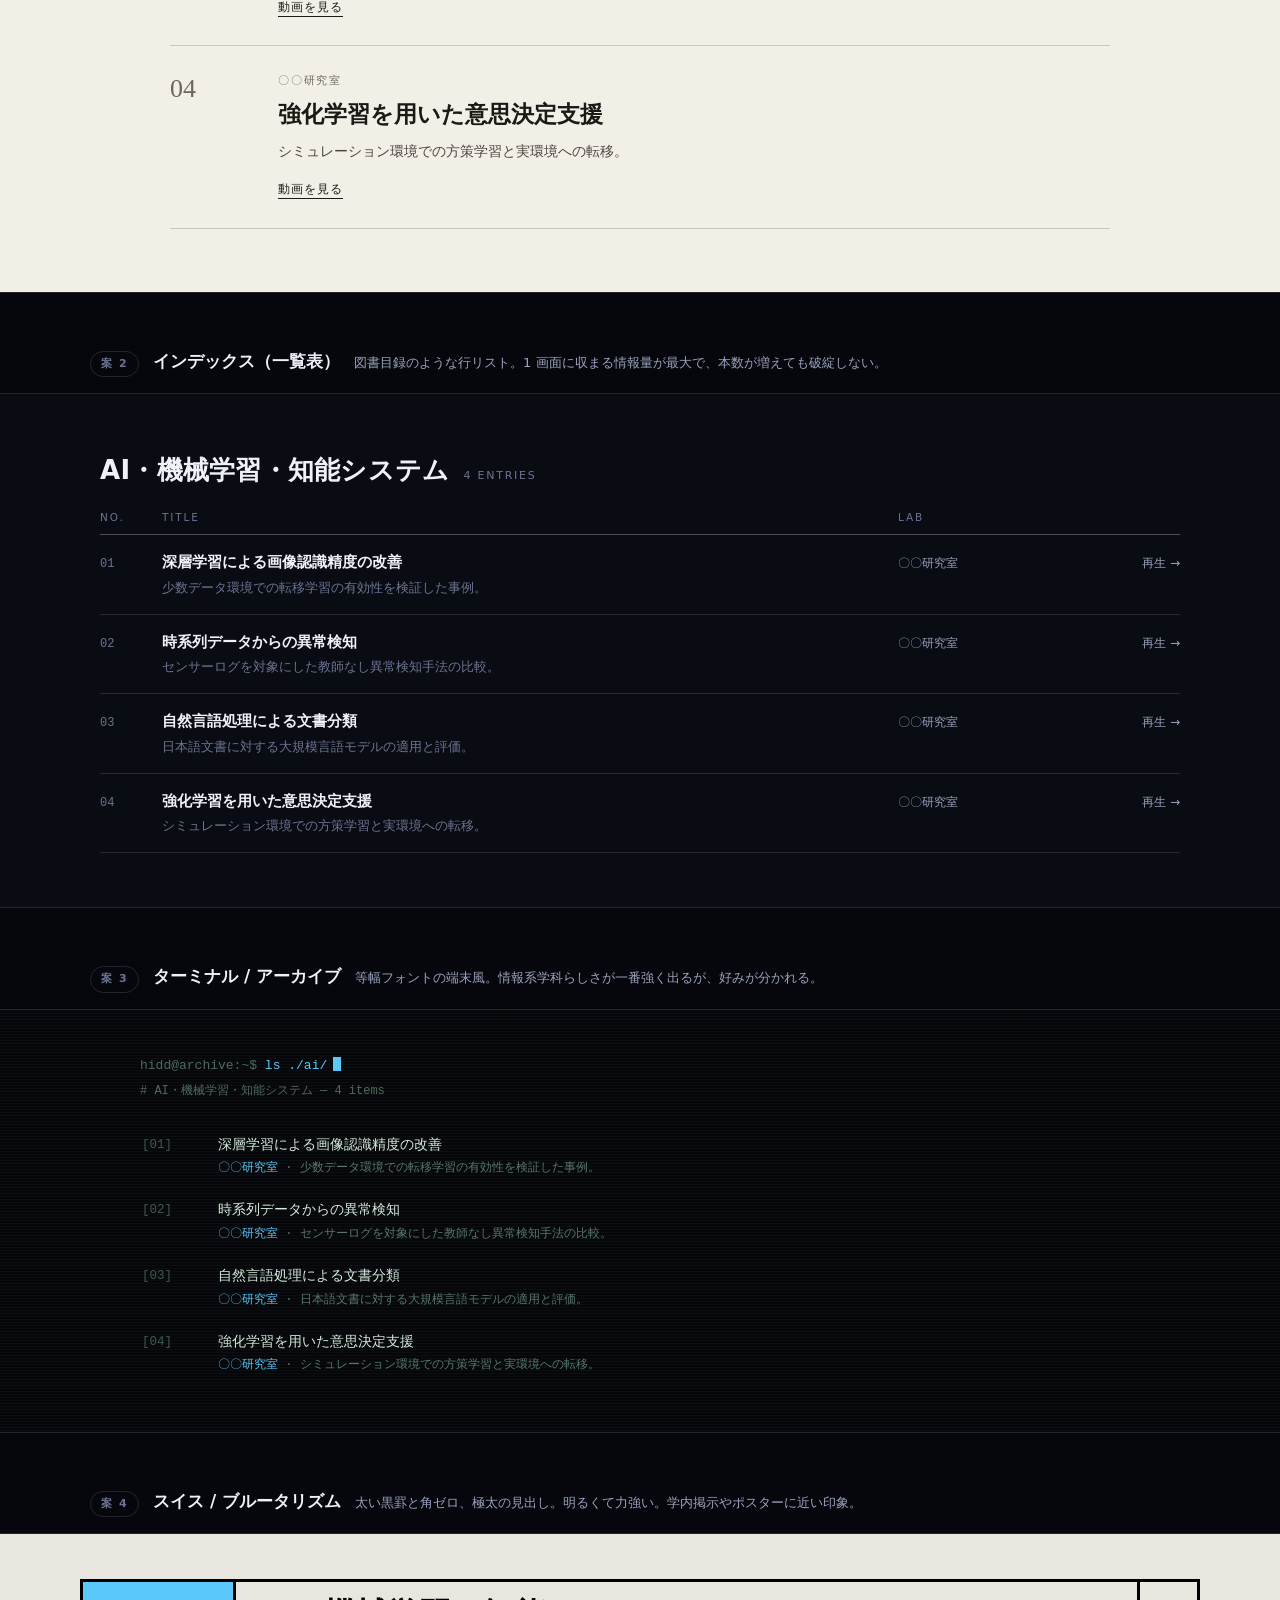
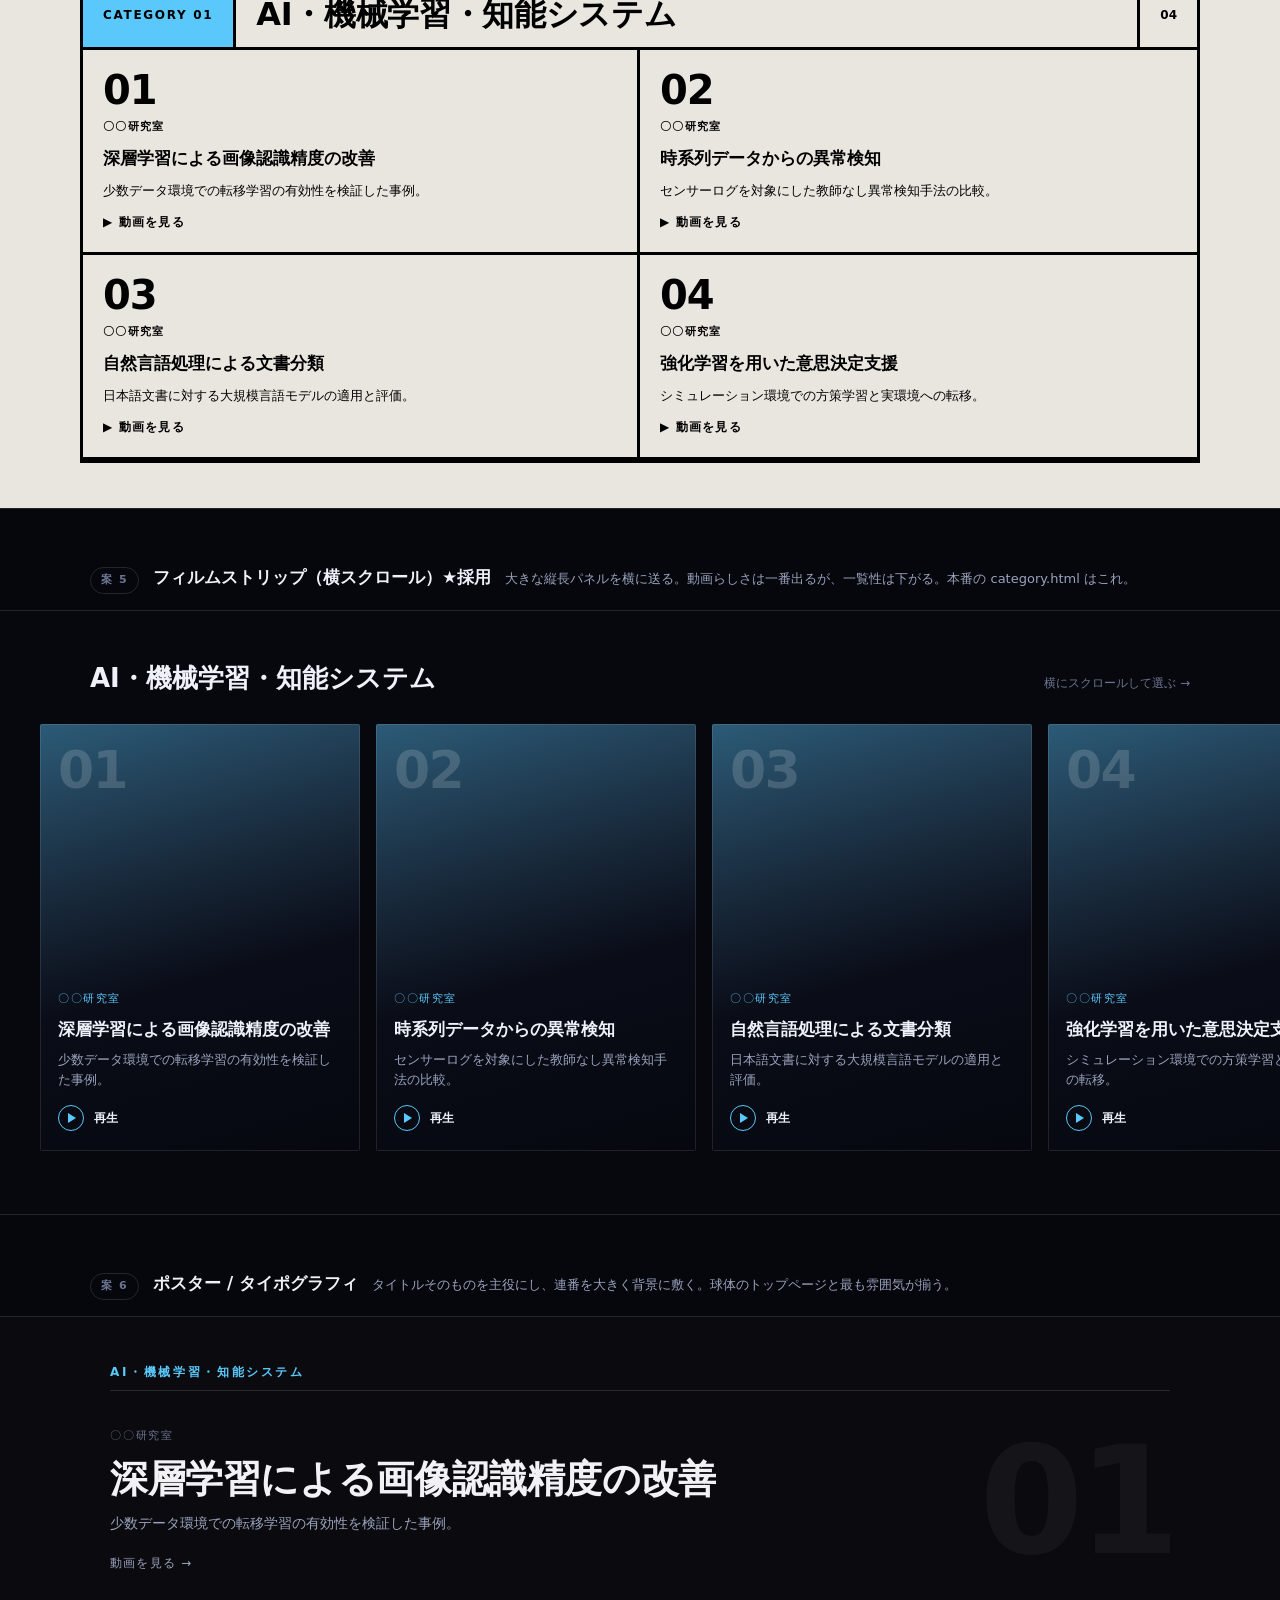
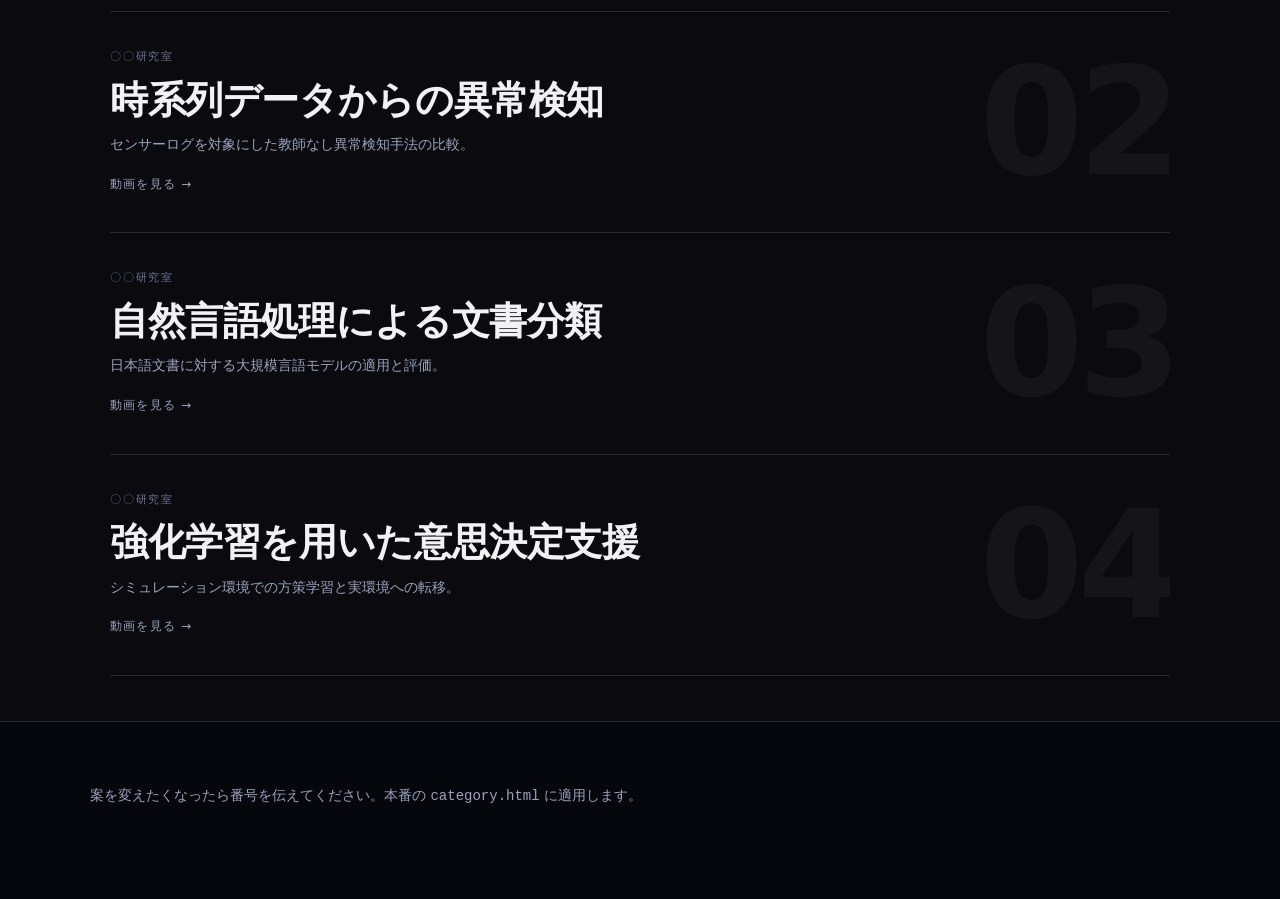
<file: demo/category-ui.html>
<!DOCTYPE html>
<html lang="ja">
<head>
<meta charset="UTF-8">
<meta name="viewport" content="width=device-width, initial-scale=1">
<title>動画一覧 UI 比較 — HIDD</title>
<link rel="stylesheet" href="../src/css/common.css">
<link rel="stylesheet" href="../src/css/category.css">
<link rel="stylesheet" href="css/category-ui.css">
</head>
<body class="page-uidemo">

<header class="uid-header">
  <a class="uid-back" href="../src/index.html">&larr; 本番サイトに戻る</a>
  <h1 class="uid-title">動画一覧ページの UI 6 案</h1>
  <p class="uid-lead">
    カテゴリを選んだあとの「動画一覧」画面の見た目を比較します。
    どれも <strong>同じデータ（js/data.js）を実際に描画</strong> しているので、実物で判断できます。
    カード型を並べ替えただけの案にならないよう、6 案とも<strong>レイアウトの骨格から変えて</strong>います。
  </p>
  <p class="uid-note">
    <strong>案 5（フィルムストリップ）を採用済み</strong>。本番の <code>category.html</code> はこの形になっています。
    ここは他案と見比べるための記録として残しています。
    動画の再生方法（モーダル＋ Google ドライブへのリンク）はどの案でも同じです。
  </p>
</header>

<div class="uid-controls">
  <div class="uid-controls__inner">
    <span class="uid-ctl-label">カテゴリ</span>
    <div class="uid-seg" id="segCat"></div>
    <nav class="uid-jump" id="jumpNav" aria-label="案へのジャンプ"></nav>
  </div>
</div>

<main id="demoRoot"></main>

<footer class="uid-footer">
  <p>案を変えたくなったら番号を伝えてください。本番の <code>category.html</code> に適用します。</p>
</footer>

<script src="../src/js/data.js"></script>
<script src="js/category-ui.js"></script>
</body>
</html>
</file>
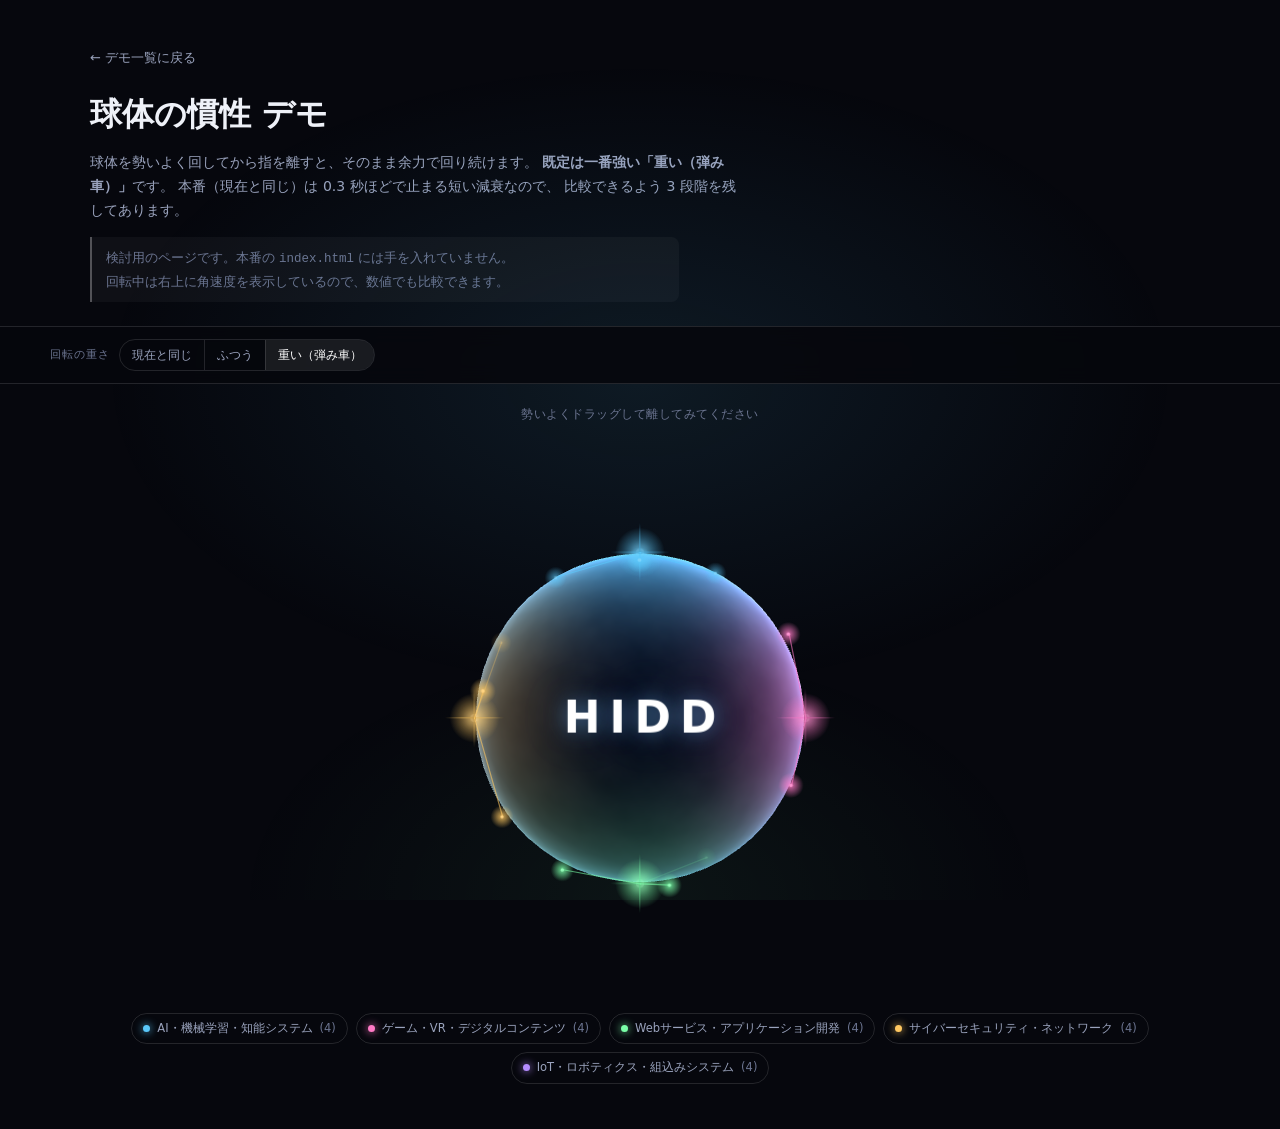
<file: demo/inertia.html>
<!DOCTYPE html>
<html lang="ja">
<head>
<meta charset="UTF-8">
<meta name="viewport" content="width=device-width, initial-scale=1">
<title>球体の慣性 デモ — HIDD</title>
<link rel="stylesheet" href="../src/css/common.css">
<link rel="stylesheet" href="css/stars.css">
<link rel="stylesheet" href="css/inertia.css">
</head>
<body class="page-stars">

<div class="bg-glow"></div>

<header class="sd-header">
  <a class="sd-back" href="index.html">&larr; デモ一覧に戻る</a>
  <h1 class="sd-title">球体の慣性 デモ</h1>
  <p class="sd-lead">
    球体を勢いよく回してから指を離すと、そのまま余力で回り続けます。
    <strong>既定は一番強い「重い（弾み車）」</strong>です。
    本番（<code>現在と同じ</code>）は 0.3 秒ほどで止まる短い減衰なので、
    比較できるよう 3 段階を残してあります。
  </p>
  <p class="sd-note">
    検討用のページです。本番の <code>index.html</code> には手を入れていません。<br>
    回転中は右上に角速度を表示しているので、数値でも比較できます。
  </p>
</header>

<div class="sd-controls">
  <div class="sd-controls__inner">
    <div class="sd-ctl">
      <span class="sd-ctl__label">回転の重さ</span>
      <div class="sd-seg" id="segFriction">
        <button type="button" data-v="0.06" aria-pressed="false">現在と同じ</button>
        <button type="button" data-v="0.68" aria-pressed="false">ふつう</button>
        <button type="button" data-v="0.84" aria-pressed="true">重い（弾み車）</button>
      </div>
    </div>
    <div class="sd-ctl sd-ctl--push">
      <span class="speed-readout" id="speedReadout" hidden></span>
    </div>
  </div>
</div>

<main class="sd-stage" id="stage">
  <div class="sd-status" id="status">勢いよくドラッグして離してみてください</div>

  <div class="sphere-wrap" id="sphereWrap">
    <div class="sphere-canvas" id="sphereCanvas"
         role="application"
         aria-label="星の球体。ドラッグまたは矢印キーで回転します。離すと慣性で回り続けます。"
         tabindex="0"></div>

    <svg class="constellations" id="constellations" aria-hidden="true"></svg>

    <div class="overlay" id="overlay" aria-hidden="true">
      <div class="brand" data-anchor="brand">HIDD</div>
    </div>
  </div>

  <nav class="sd-nav" aria-label="カテゴリ">
    <ul id="navList"></ul>
  </nav>
</main>

<div class="fallback" id="fallback" hidden>
  このブラウザでは WebGL が使えないため、球体を表示できません。
</div>

<script src="../src/vendor/three.min.js"></script>
<script src="../src/js/data.js"></script>
<script src="../src/js/geometry.js"></script>
<script src="../src/js/texture-lab.js"></script>
<script src="js/inertia.js"></script>
</body>
</html>
</file>
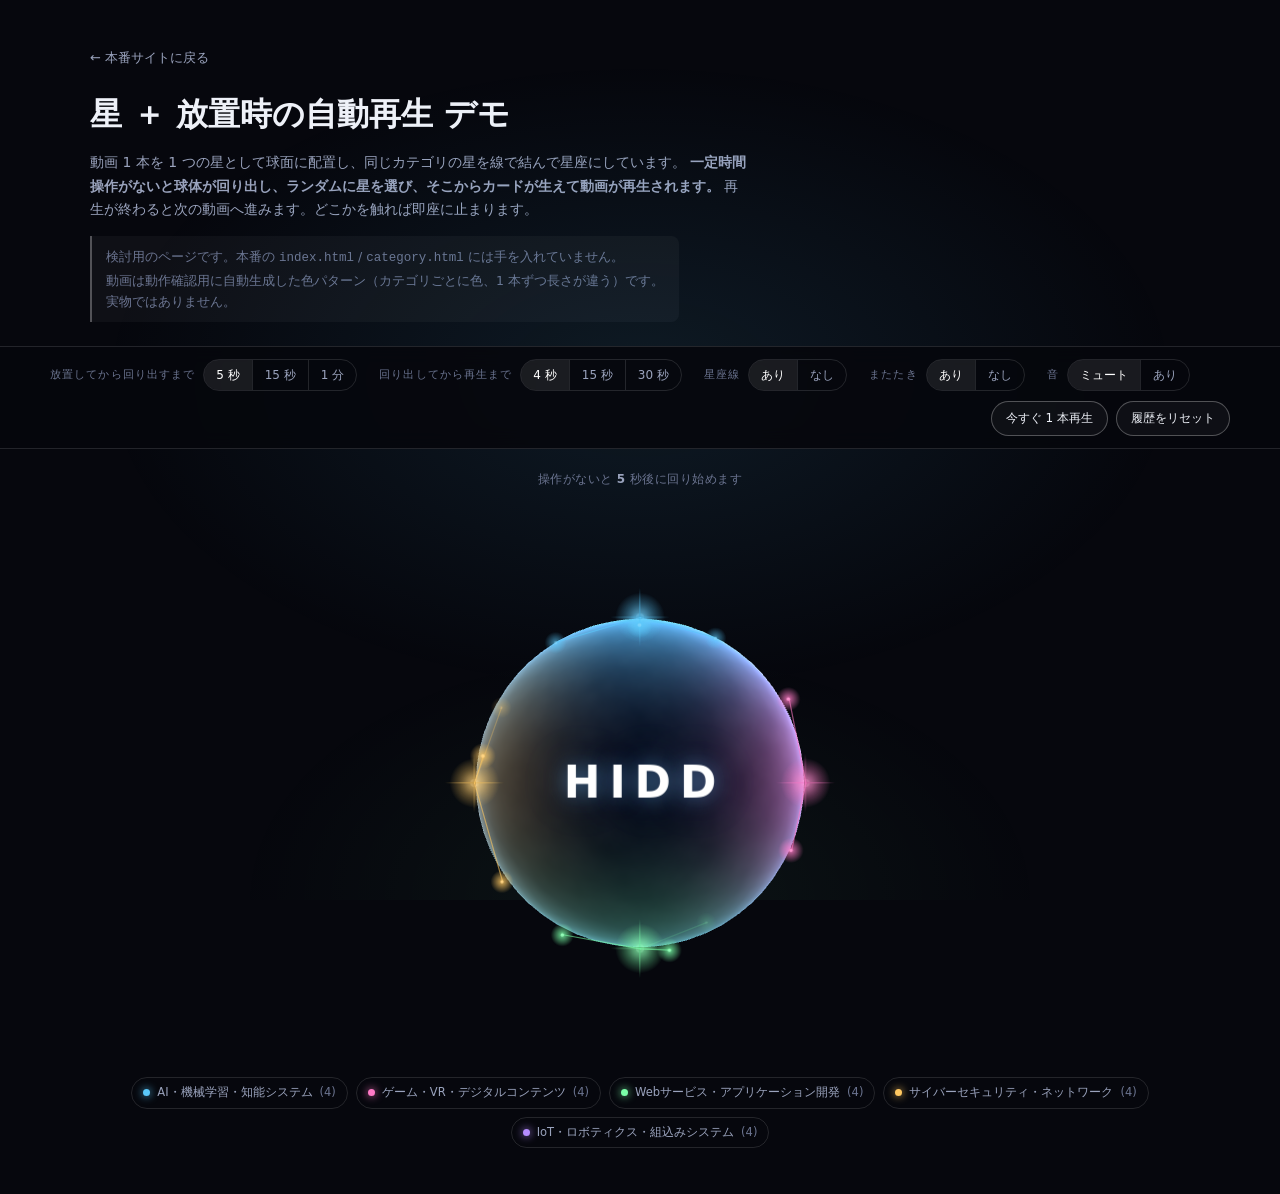
<file: demo/stars.html>
<!DOCTYPE html>
<html lang="ja">
<head>
<meta charset="UTF-8">
<meta name="viewport" content="width=device-width, initial-scale=1">
<title>星と自動再生 デモ — HIDD</title>
<link rel="stylesheet" href="../src/css/common.css">
<link rel="stylesheet" href="css/stars.css">
</head>
<body class="page-stars">

<div class="bg-glow"></div>

<header class="sd-header">
  <a class="sd-back" href="../src/index.html">&larr; 本番サイトに戻る</a>
  <h1 class="sd-title">星 ＋ 放置時の自動再生 デモ</h1>
  <p class="sd-lead">
    動画 1 本を 1 つの星として球面に配置し、同じカテゴリの星を線で結んで星座にしています。
    <strong>一定時間操作がないと球体が回り出し、ランダムに星を選び、そこからカードが生えて動画が再生されます。</strong>
    再生が終わると次の動画へ進みます。どこかを触れば即座に止まります。
  </p>
  <p class="sd-note">
    検討用のページです。本番の <code>index.html</code> / <code>category.html</code> には手を入れていません。<br>
    動画は動作確認用に自動生成した色パターン（カテゴリごとに色、1 本ずつ長さが違う）です。実物ではありません。
  </p>
</header>

<div class="sd-controls">
  <div class="sd-controls__inner">
    <div class="sd-ctl">
      <span class="sd-ctl__label">放置してから回り出すまで</span>
      <div class="sd-seg" id="segIdle">
        <button type="button" data-v="5000" aria-pressed="true">5 秒</button>
        <button type="button" data-v="15000" aria-pressed="false">15 秒</button>
        <button type="button" data-v="60000" aria-pressed="false">1 分</button>
      </div>
    </div>
    <div class="sd-ctl">
      <span class="sd-ctl__label">回り出してから再生まで</span>
      <div class="sd-seg" id="segPlay">
        <button type="button" data-v="4000" aria-pressed="true">4 秒</button>
        <button type="button" data-v="15000" aria-pressed="false">15 秒</button>
        <button type="button" data-v="30000" aria-pressed="false">30 秒</button>
      </div>
    </div>
    <div class="sd-ctl">
      <span class="sd-ctl__label">星座線</span>
      <div class="sd-seg" id="segLines">
        <button type="button" data-v="on" aria-pressed="true">あり</button>
        <button type="button" data-v="off" aria-pressed="false">なし</button>
      </div>
    </div>
    <div class="sd-ctl">
      <span class="sd-ctl__label">またたき</span>
      <div class="sd-seg" id="segTwinkle">
        <button type="button" data-v="on" aria-pressed="true">あり</button>
        <button type="button" data-v="off" aria-pressed="false">なし</button>
      </div>
    </div>
    <div class="sd-ctl">
      <span class="sd-ctl__label">音</span>
      <div class="sd-seg" id="segSound">
        <button type="button" data-v="off" aria-pressed="true">ミュート</button>
        <button type="button" data-v="on" aria-pressed="false">あり</button>
      </div>
    </div>
    <div class="sd-ctl sd-ctl--push">
      <button class="sd-btn" type="button" id="btnPlayNow">今すぐ 1 本再生</button>
      <button class="sd-btn" type="button" id="btnReset">履歴をリセット</button>
    </div>
  </div>
</div>

<main class="sd-stage" id="stage">
  <div class="sd-status" id="status">操作がないと <b id="statusIdle">5</b> 秒後に回り始めます</div>

  <div class="sphere-wrap" id="sphereWrap">
    <div class="sphere-canvas" id="sphereCanvas"
         role="application"
         aria-label="星の球体。ドラッグまたは矢印キーで回転します。"
         tabindex="0"></div>

    <!-- 星座線（球体の回転に追従して毎フレーム描き直す） -->
    <svg class="constellations" id="constellations" aria-hidden="true"></svg>

    <!-- 星とラベル（3D 座標に追従する HTML 要素） -->
    <div class="overlay" id="overlay" aria-hidden="true">
      <div class="brand" data-anchor="brand">HIDD</div>
    </div>

    <!-- 星から生えてくるカード -->
    <div class="grow" id="grow" hidden>
      <div class="grow__card" id="growCard">
        <div class="grow__head">
          <span class="grow__lab" id="growLab"></span>
          <button class="grow__close" type="button" id="growClose" aria-label="閉じる">&times;</button>
        </div>
        <h2 class="grow__title" id="growTitle"></h2>
        <div class="grow__player" id="growPlayer"></div>
        <p class="grow__summary" id="growSummary"></p>
        <div class="grow__bar"><span id="growProgress"></span></div>
      </div>
    </div>
  </div>

  <nav class="sd-nav" aria-label="カテゴリ">
    <ul id="navList"></ul>
  </nav>
</main>

<div class="fallback" id="fallback" hidden>
  このブラウザでは WebGL が使えないため、球体を表示できません。
</div>

<script src="../src/vendor/three.min.js"></script>
<script src="../src/js/data.js"></script>
<script src="../src/js/geometry.js"></script>
<script src="../src/js/texture-lab.js"></script>
<script src="js/stars.js"></script>
</body>
</html>
</file>
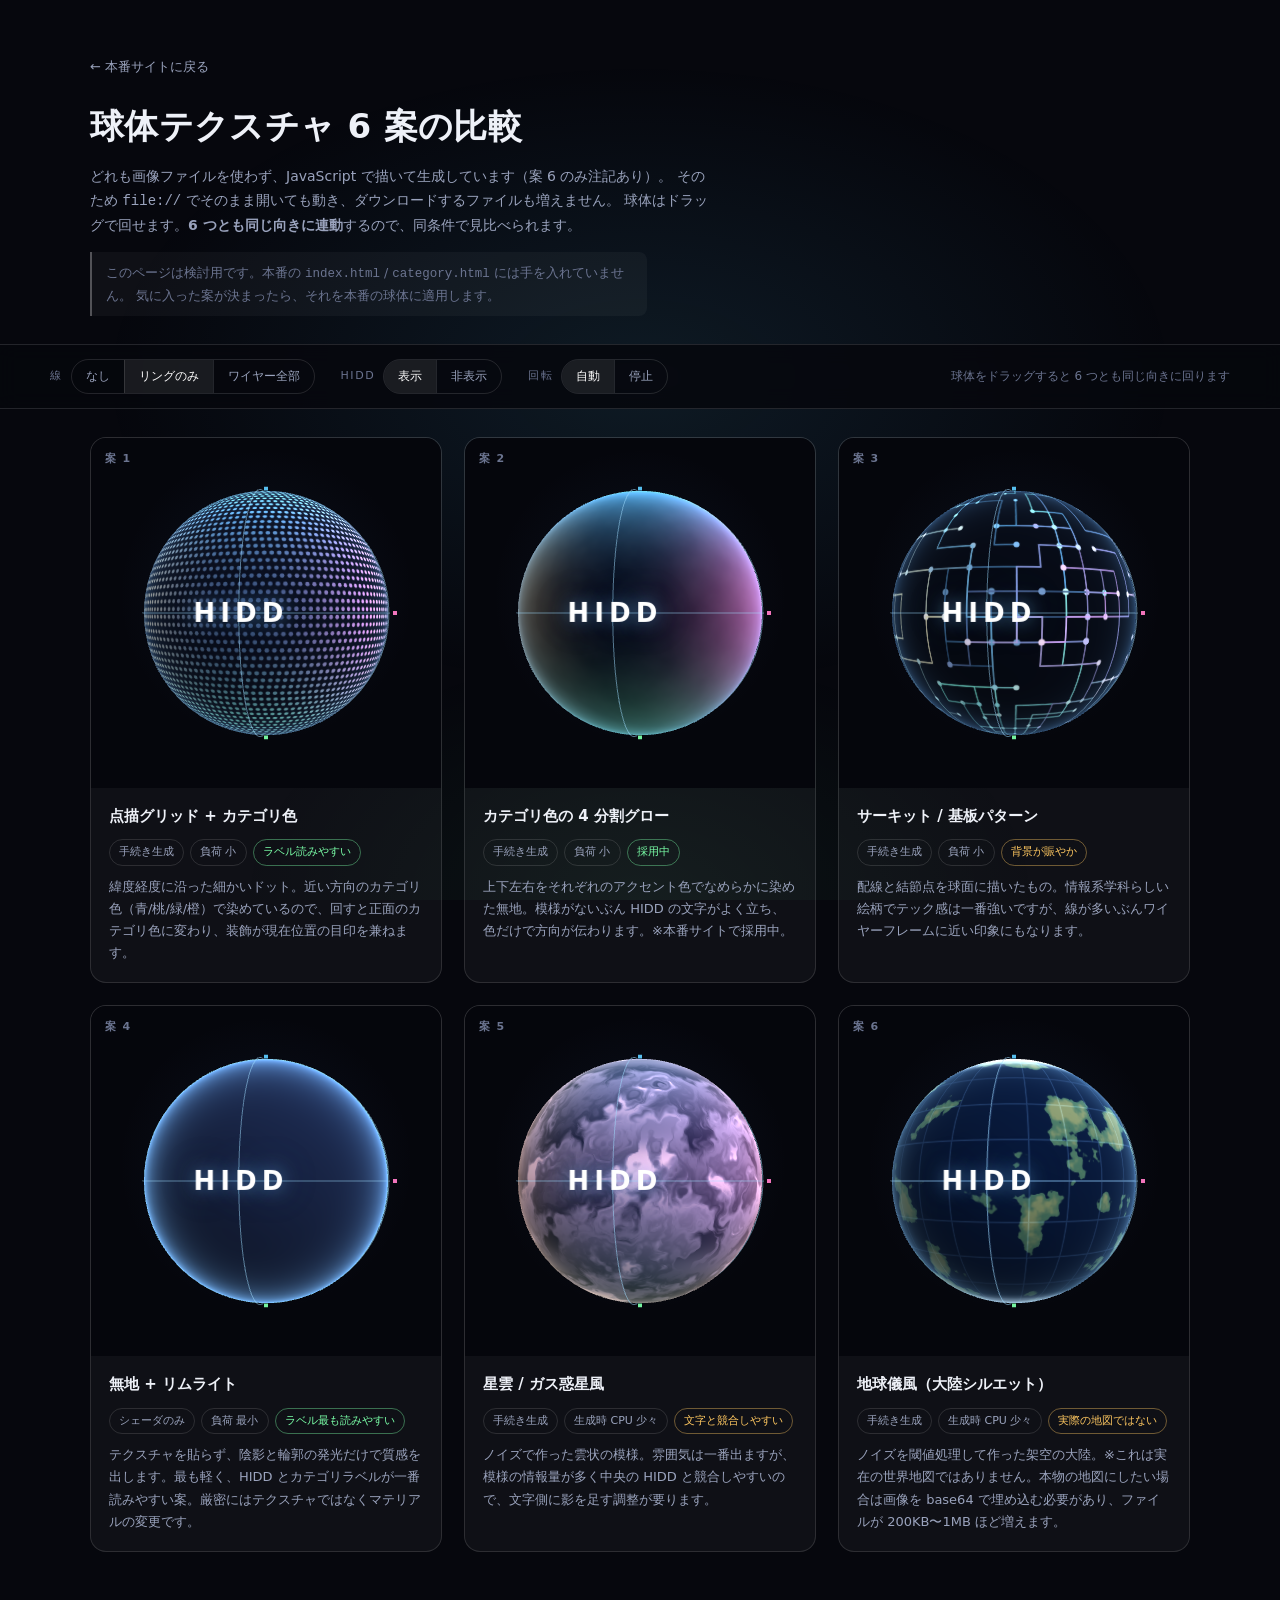
<file: demo/texture.html>
<!DOCTYPE html>
<html lang="ja">
<head>
<meta charset="UTF-8">
<meta name="viewport" content="width=device-width, initial-scale=1">
<title>球体テクスチャ 比較 — HIDD</title>
<link rel="stylesheet" href="../src/css/common.css">
<style>
/* このページは比較検討用。本番サイト（index.html / category.html）には影響しません */

.demo-header {
  position: relative; z-index: 1;
  max-width: 1180px; margin: 0 auto;
  padding: clamp(28px, 6vh, 56px) clamp(20px, 5vw, 40px) 0;
}
.demo-back { font-size: 13px; color: var(--fg-mute); }
.demo-back:hover { color: #fff; }
.demo-title {
  margin: 18px 0 10px;
  font-size: clamp(22px, 3.4vw, 34px); font-weight: 800; letter-spacing: 0.01em;
}
.demo-lead { margin: 0; max-width: 70ch; color: var(--fg-mute); font-size: 14px; }
.demo-note {
  margin: 14px 0 0; max-width: 70ch; font-size: 12.5px; color: var(--fg-dim);
  padding: 10px 14px; border-left: 2px solid var(--border-hi); background: var(--surface);
  border-radius: 0 8px 8px 0;
}

/* ---- 操作パネル ---- */
.controls {
  position: sticky; top: 0; z-index: 5;
  margin-top: 28px;
  padding: 14px clamp(20px, 5vw, 40px);
  background: rgba(6, 7, 13, 0.86);
  backdrop-filter: blur(10px); -webkit-backdrop-filter: blur(10px);
  border-top: 1px solid var(--border); border-bottom: 1px solid var(--border);
}
.controls__inner {
  max-width: 1180px; margin: 0 auto;
  display: flex; flex-wrap: wrap; align-items: center; gap: 10px 26px;
}
.ctl-group { display: flex; align-items: center; gap: 8px; }
.ctl-label { font-size: 11px; letter-spacing: 0.14em; color: var(--fg-dim); }
.seg { display: flex; border: 1px solid var(--border); border-radius: 999px; overflow: hidden; }
.seg button {
  font: inherit; font-size: 12px; color: var(--fg-mute);
  padding: 6px 14px; background: transparent; border: 0; cursor: pointer;
  transition: background-color 0.15s, color 0.15s;
}
.seg button + button { border-left: 1px solid var(--border); }
.seg button:hover { color: #fff; }
.seg button[aria-pressed="true"] { background: var(--surface-hi); color: #fff; }
.ctl-hint { font-size: 12px; color: var(--fg-dim); margin-left: auto; }

/* ---- カード ---- */
.grid {
  position: relative; z-index: 1;
  max-width: 1180px; margin: 0 auto; padding: 28px clamp(20px, 5vw, 40px) 80px;
  display: grid; grid-template-columns: repeat(auto-fill, minmax(330px, 1fr)); gap: 22px;
}
.card {
  border: 1px solid var(--border); border-radius: 16px;
  background: var(--surface); overflow: hidden;
  display: flex; flex-direction: column;
  transition: border-color 0.2s var(--ease);
}
.card.is-picked { border-color: var(--accent-ai); }

.card__stage {
  position: relative;
  aspect-ratio: 1 / 1;
  background: radial-gradient(60% 60% at 50% 45%, rgba(70,120,190,0.10), transparent 70%), #05060c;
  cursor: grab; touch-action: none;
}
.card__stage.is-dragging { cursor: grabbing; }
.card__stage canvas { display: block; width: 100%; height: 100%; }

.card__num {
  position: absolute; top: 12px; left: 14px;
  font-size: 11px; font-weight: 700; letter-spacing: 0.12em;
  color: var(--fg-dim); pointer-events: none;
}
.brand {
  position: absolute; top: 0; left: 0;
  font-weight: 800; letter-spacing: 0.2em; text-indent: 0.2em;
  font-size: clamp(17px, 3.4vw, 26px); color: #fff;
  text-shadow: 0 0 18px rgba(120,190,255,0.55), 0 0 44px rgba(90,200,250,0.25);
  pointer-events: none; will-change: transform, opacity;
}
.brand.is-off { display: none; }

.card__body { padding: 16px 18px 18px; display: flex; flex-direction: column; gap: 10px; flex: 1; }
.card__title { margin: 0; font-size: 15px; font-weight: 700; }
.card__desc { margin: 0; font-size: 13px; color: var(--fg-mute); flex: 1; }
.card__meta { display: flex; flex-wrap: wrap; gap: 6px; }
.tag {
  font-size: 11px; color: var(--fg-mute);
  padding: 3px 9px; border: 1px solid var(--border); border-radius: 999px;
}
.tag--warn { color: #ffc861; border-color: rgba(255,200,97,0.4); }
.tag--good { color: #7affa8; border-color: rgba(122,255,168,0.4); }

.fallback {
  max-width: 1180px; margin: 40px auto; padding: 24px;
  border: 1px solid var(--border); border-radius: 14px; color: var(--fg-mute);
}
</style>
</head>
<body>

<div class="bg-glow"></div>

<header class="demo-header">
  <a class="demo-back" href="../src/index.html">&larr; 本番サイトに戻る</a>
  <h1 class="demo-title">球体テクスチャ 6 案の比較</h1>
  <p class="demo-lead">
    どれも画像ファイルを使わず、JavaScript で描いて生成しています（案 6 のみ注記あり）。
    そのため <code>file://</code> でそのまま開いても動き、ダウンロードするファイルも増えません。
    球体はドラッグで回せます。<strong>6 つとも同じ向きに連動</strong>するので、同条件で見比べられます。
  </p>
  <p class="demo-note">
    このページは検討用です。本番の <code>index.html</code> / <code>category.html</code> には手を入れていません。
    気に入った案が決まったら、それを本番の球体に適用します。
  </p>
</header>

<div class="controls">
  <div class="controls__inner">
    <div class="ctl-group">
      <span class="ctl-label">線</span>
      <div class="seg" id="segLines">
        <button type="button" data-v="none" aria-pressed="false">なし</button>
        <button type="button" data-v="rings" aria-pressed="true">リングのみ</button>
        <button type="button" data-v="all" aria-pressed="false">ワイヤー全部</button>
      </div>
    </div>
    <div class="ctl-group">
      <span class="ctl-label">HIDD</span>
      <div class="seg" id="segBrand">
        <button type="button" data-v="on" aria-pressed="true">表示</button>
        <button type="button" data-v="off" aria-pressed="false">非表示</button>
      </div>
    </div>
    <div class="ctl-group">
      <span class="ctl-label">回転</span>
      <div class="seg" id="segSpin">
        <button type="button" data-v="on" aria-pressed="true">自動</button>
        <button type="button" data-v="off" aria-pressed="false">停止</button>
      </div>
    </div>
    <span class="ctl-hint">球体をドラッグすると 6 つとも同じ向きに回ります</span>
  </div>
</div>

<main class="grid" id="grid"></main>

<div class="fallback" id="fallback" hidden>
  このブラウザでは WebGL が使えないため、球体を表示できません。
</div>

<script src="../src/vendor/three.min.js"></script>
<script src="../src/js/data.js"></script>
<script src="../src/js/texture-lab.js"></script>
<script src="js/texture.js"></script>
</body>
</html>
</file>
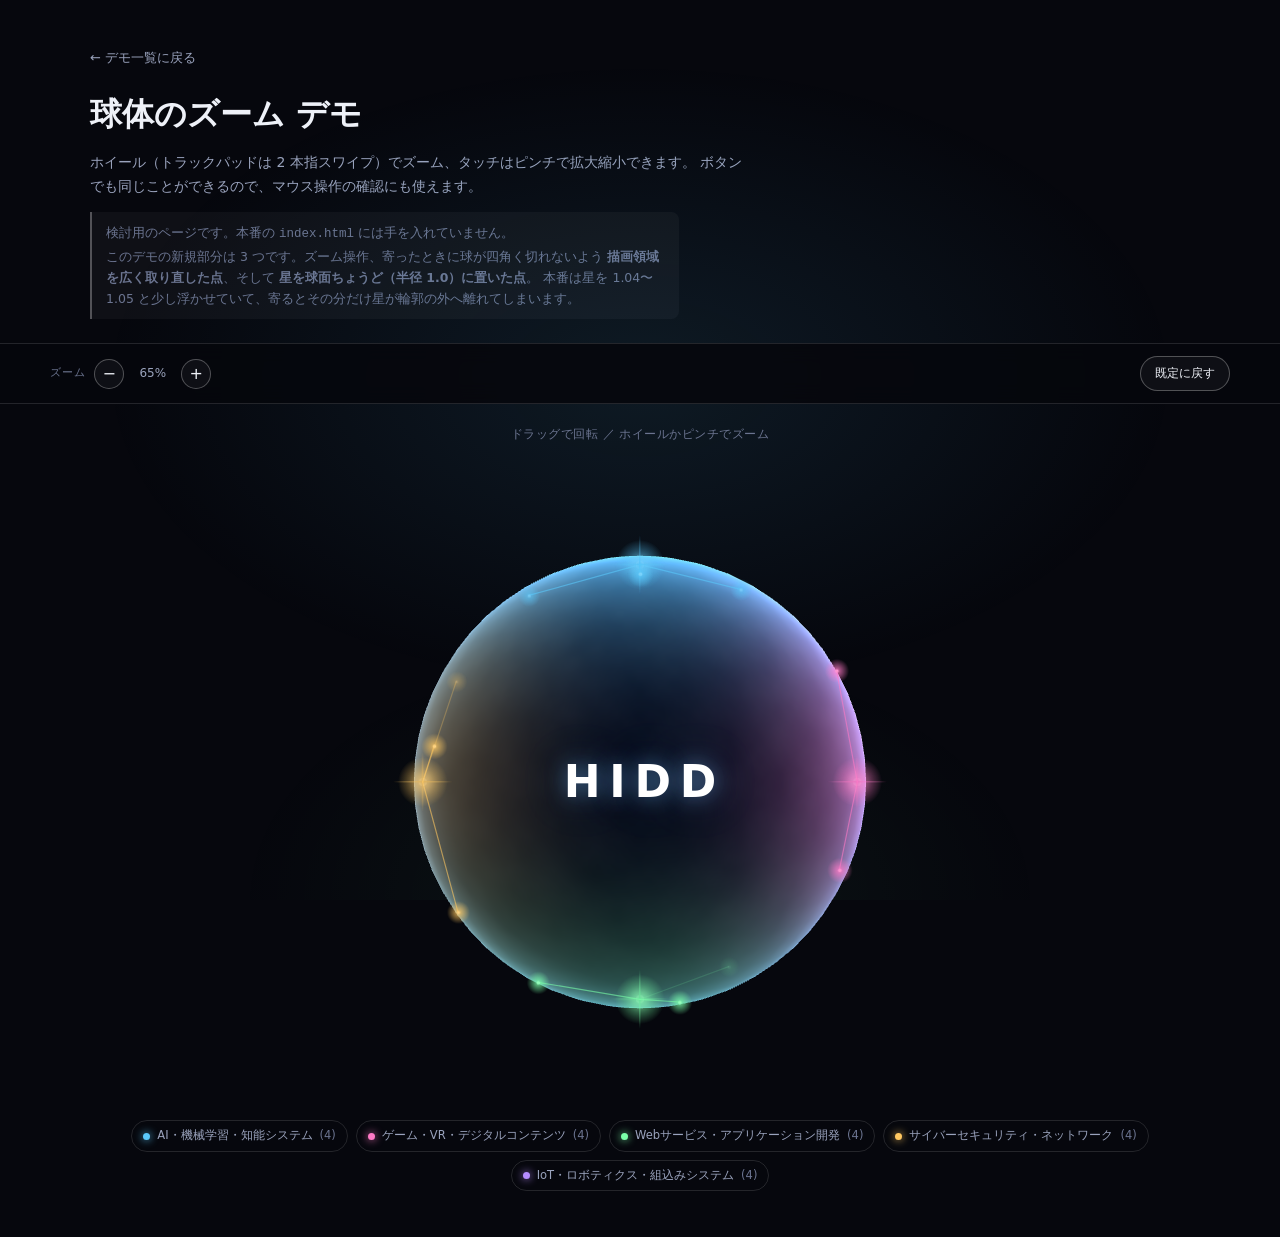
<file: demo/zoom.html>
<!DOCTYPE html>
<html lang="ja">
<head>
<meta charset="UTF-8">
<meta name="viewport" content="width=device-width, initial-scale=1">
<title>球体のズーム デモ — HIDD</title>
<link rel="stylesheet" href="../src/css/common.css">
<link rel="stylesheet" href="css/stars.css">
<link rel="stylesheet" href="css/zoom.css">
</head>
<body class="page-stars page-zoom">

<div class="bg-glow"></div>

<header class="sd-header">
  <a class="sd-back" href="index.html">&larr; デモ一覧に戻る</a>
  <h1 class="sd-title">球体のズーム デモ</h1>
  <p class="sd-lead">
    ホイール（トラックパッドは 2 本指スワイプ）でズーム、タッチはピンチで拡大縮小できます。
    ボタンでも同じことができるので、マウス操作の確認にも使えます。
  </p>
  <p class="sd-note">
    検討用のページです。本番の <code>index.html</code> には手を入れていません。<br>
    このデモの新規部分は 3 つです。ズーム操作、寄ったときに球が四角く切れないよう
    <strong>描画領域を広く取り直した点</strong>、そして
    <strong>星を球面ちょうど（半径 1.0）に置いた点</strong>。
    本番は星を 1.04〜1.05 と少し浮かせていて、寄るとその分だけ星が輪郭の外へ離れてしまいます。
  </p>
</header>

<div class="sd-controls">
  <div class="sd-controls__inner">
    <div class="sd-ctl">
      <span class="sd-ctl__label">ズーム</span>
      <div class="zoom-btns">
        <button class="sd-btn" type="button" id="btnZoomOut" aria-label="縮小">&minus;</button>
        <span class="zoom-readout" id="zoomReadout">58%</span>
        <button class="sd-btn" type="button" id="btnZoomIn" aria-label="拡大">&plus;</button>
      </div>
    </div>
    <div class="sd-ctl sd-ctl--push">
      <button class="sd-btn" type="button" id="btnZoomReset">既定に戻す</button>
    </div>
  </div>
</div>

<main class="sd-stage" id="stage">
  <div class="sd-status" id="status">ドラッグで回転 ／ ホイールかピンチでズーム</div>

  <div class="sphere-wrap" id="sphereWrap">
    <div class="sphere-canvas" id="sphereCanvas"
         role="application"
         aria-label="星の球体。ドラッグまたは矢印キーで回転、ホイールまたはピンチでズームします。"
         tabindex="0"></div>

    <svg class="constellations" id="constellations" aria-hidden="true"></svg>

    <div class="overlay" id="overlay" aria-hidden="true">
      <div class="brand" data-anchor="brand">HIDD</div>
    </div>
  </div>

  <nav class="sd-nav" aria-label="カテゴリ">
    <ul id="navList"></ul>
  </nav>
</main>

<div class="fallback" id="fallback" hidden>
  このブラウザでは WebGL が使えないため、球体を表示できません。
</div>

<script src="../src/vendor/three.min.js"></script>
<script src="../src/js/data.js"></script>
<script src="../src/js/geometry.js"></script>
<script src="../src/js/texture-lab.js"></script>
<script src="js/zoom.js"></script>
</body>
</html>
</file>
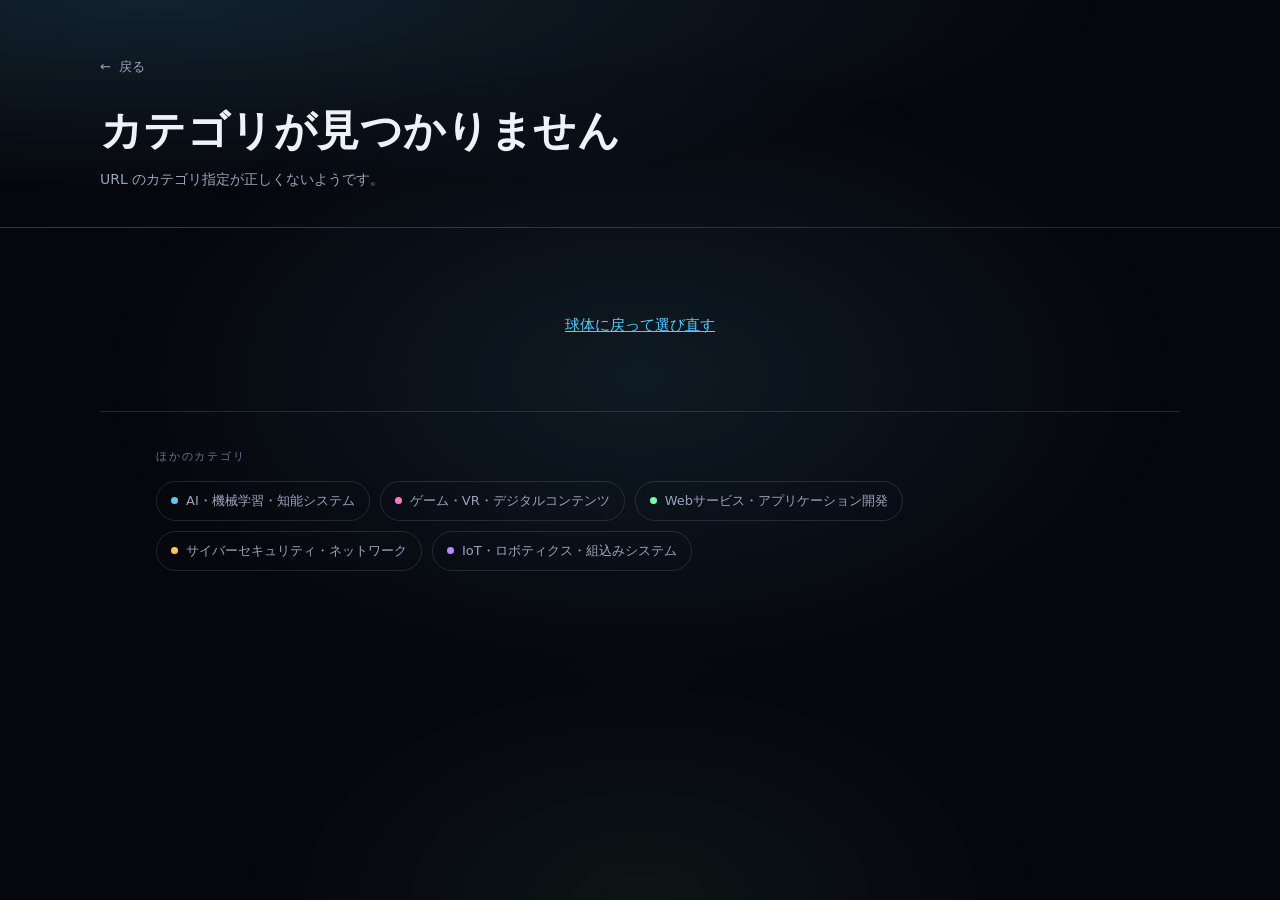
<file: src/category.html>
<!DOCTYPE html>
<html lang="ja">
<head>
<meta charset="UTF-8">
<meta name="viewport" content="width=device-width, initial-scale=1">
<title>カテゴリ — HIDD 先行研究 紹介動画</title>
<link rel="stylesheet" href="css/common.css">
<link rel="stylesheet" href="css/category.css">
</head>
<body class="page-category">

<div class="bg-glow"></div>

<header class="cat-header">
  <div class="cat-header__inner">
    <a class="back-link" href="index.html">
      <span class="back-link__arrow" aria-hidden="true">&larr;</span>戻る
    </a>
    <p class="cat-eyebrow" id="catEyebrow"></p>
    <h1 class="cat-title" id="catTitle">読み込み中…</h1>
    <p class="cat-desc" id="catDesc"></p>
  </div>
</header>

<main class="cat-main">
  <div class="strip" id="strip">
    <div class="strip__head">
      <span class="strip__count" id="stripCount"></span>
      <span class="strip__hint" id="stripHint">横にスクロールして選ぶ</span>
      <div class="strip__nav" id="stripNav" hidden>
        <button class="strip__navbtn" type="button" id="stripPrev" aria-label="前の動画へ">&larr;</button>
        <button class="strip__navbtn" type="button" id="stripNext" aria-label="次の動画へ">&rarr;</button>
      </div>
    </div>
    <div class="strip__track" id="videoTrack"></div>
  </div>
  <p class="empty-note" id="emptyNote" hidden></p>
</main>

<footer class="cat-footer">
  <p class="cat-footer__title">ほかのカテゴリ</p>
  <ul class="cat-footer__list" id="otherCats"></ul>
</footer>

<!-- 動画モーダル -->
<div class="modal" id="modal" hidden>
  <div class="modal__backdrop" data-close></div>
  <div class="modal__panel" role="dialog" aria-modal="true" aria-labelledby="modalTitle">
    <div class="modal__head">
      <h2 class="modal__title" id="modalTitle"></h2>
      <button class="modal__close" type="button" data-close aria-label="閉じる">&times;</button>
    </div>
    <div class="modal__player">
      <video id="modalPlayer" controls playsinline></video>
    </div>
    <p class="modal__note">
      再生されない場合は動画ファイルの形式をご確認ください。
      <a id="modalOpen" href="#" target="_blank" rel="noopener noreferrer">別タブで開く</a>
    </p>
  </div>
</div>

<script src="js/videos.js"></script>
<script src="js/data.js"></script>
<script src="js/geometry.js"></script>
<!-- 設定画面（Ctrl + Shift + S）。カードの速さや音を読み込み時に引くので、category.js より先に読む -->
<script src="js/settings.js"></script>
<script src="js/category.js"></script>
</body>
</html>
</file>
<file: css/common.css>
/* HIDD — 共通スタイル（カラートークン・リセット・タイポ） */

:root {
  --bg:          #06070d;
  --bg-soft:     #0d1020;
  --surface:     rgba(255, 255, 255, 0.04);
  --surface-hi:  rgba(255, 255, 255, 0.08);
  --border:      rgba(255, 255, 255, 0.12);
  --border-hi:   rgba(255, 255, 255, 0.28);
  --fg:          #eef1f8;
  --fg-mute:     #9aa3bd;
  --fg-dim:      #6b7490;

  --accent-ai:   #5ac8fa;
  --accent-xr:   #ff7ac6;
  --accent-web:  #7affa8;
  --accent-iot:  #ffc861;

  --accent:      var(--accent-ai); /* ページごとに上書き */

  --font: -apple-system, BlinkMacSystemFont, "Hiragino Sans", "Hiragino Kaku Gothic ProN",
          "Yu Gothic", "Noto Sans JP", Meiryo, system-ui, sans-serif;
  --font-mono: ui-monospace, SFMono-Regular, Menlo, Consolas, monospace;

  --ease: cubic-bezier(0.22, 1, 0.36, 1);
}

*, *::before, *::after { box-sizing: border-box; }

html, body {
  margin: 0;
  padding: 0;
  background: var(--bg);
  color: var(--fg);
  font-family: var(--font);
  -webkit-font-smoothing: antialiased;
  text-rendering: optimizeLegibility;
}

body {
  min-height: 100vh;
  font-size: 15px;
  line-height: 1.7;
}

a { color: inherit; text-decoration: none; }

/* フォーカスリング（キーボード操作用） */
:focus-visible {
  outline: 2px solid var(--accent);
  outline-offset: 3px;
  border-radius: 4px;
}

/* 視覚的には隠すがスクリーンリーダーには読ませる */
.visually-hidden {
  position: absolute;
  width: 1px; height: 1px;
  margin: -1px; padding: 0;
  overflow: hidden;
  clip: rect(0 0 0 0);
  clip-path: inset(50%);
  white-space: nowrap;
  border: 0;
}

/* 背景のうっすらした発光（ポストプロセスの代替・描画コストゼロ） */
.bg-glow {
  position: fixed;
  inset: 0;
  z-index: 0;
  pointer-events: none;
  background:
    radial-gradient(60% 50% at 50% 42%, rgba(90, 200, 250, 0.10), transparent 70%),
    radial-gradient(45% 40% at 50% 100%, rgba(122, 255, 168, 0.06), transparent 70%);
}

@media (prefers-reduced-motion: reduce) {
  *, *::before, *::after {
    animation-duration: 0.01ms !important;
    animation-iteration-count: 1 !important;
    transition-duration: 0.01ms !important;
  }
}
</file>
<file: css/index.css>
/* HIDD — トップページ（球体） */

.page-index {
  overflow: hidden;
  height: 100vh;
  height: 100dvh;
}

.stage {
  position: relative;
  z-index: 1;
  height: 100vh;
  height: 100dvh;
  display: flex;
  flex-direction: column;
  align-items: center;
  justify-content: center;
  gap: clamp(10px, 2.2vh, 22px);
  padding: 24px clamp(16px, 5vw, 48px);
}

/* ---------- 球体 ---------- */

.sphere-wrap {
  position: relative;
  flex: 0 0 auto;
  width: min(73vmin, 620px);
  height: min(73vmin, 620px);
  /* ラベルが球の外側にはみ出せるようにする */
  overflow: visible;
}

.sphere-canvas {
  position: absolute;
  /* ラップいっぱいに描かず内側に寄せ、外周の余白をカテゴリラベルの居場所にする。
     .labels も同じ inset にして、ラベルの座標計算をキャンバス基準のまま使えるようにする。 */
  inset: 6%;
  cursor: grab;
  touch-action: none;      /* ドラッグ時にページがスクロールしないように */
  border-radius: 50%;
}
.sphere-canvas.is-dragging { cursor: grabbing; }
.sphere-canvas canvas { display: block; width: 100%; height: 100%; }

/* ---------- 3D 座標に追従するラベル ---------- */

.labels {
  position: absolute;
  inset: 6%;               /* .sphere-canvas と必ず同じ値にすること */
  pointer-events: none;    /* 個々のラベルだけ有効化する */
}

.label {
  position: absolute;
  top: 0;
  left: 0;
  /* transform は JS が毎フレーム上書きする */
  will-change: transform, opacity;
  white-space: nowrap;
  user-select: none;
}

/* 中央の HIDD */
.label--brand {
  font-weight: 800;
  letter-spacing: 0.22em;
  font-size: clamp(28px, 7vmin, 58px);
  text-indent: 0.22em;     /* letter-spacing の右余白を視覚的に相殺 */
  color: #fff;
  text-shadow: 0 0 24px rgba(120, 190, 255, 0.55), 0 0 60px rgba(90, 200, 250, 0.25);
}

/* カテゴリラベル */
.label--cat {
  pointer-events: auto;
  cursor: pointer;
  display: block;
  max-width: min(38vw, 212px);
  white-space: normal;
  text-align: center;
  font-size: clamp(10.5px, 1.7vmin, 13.5px);
  font-weight: 700;
  line-height: 1.45;
  letter-spacing: 0.01em;
  color: var(--fg);
  padding: 6px 12px;
  border: 1px solid var(--cat-accent, var(--border));
  border-radius: 999px;
  background: rgba(8, 10, 20, 0.72);
  backdrop-filter: blur(6px);
  -webkit-backdrop-filter: blur(6px);
  transition: background-color 0.2s var(--ease), box-shadow 0.2s var(--ease), color 0.2s var(--ease);
}

.label--cat::before {
  content: "";
  display: inline-block;
  width: 6px; height: 6px;
  margin-right: 7px;
  vertical-align: middle;
  border-radius: 50%;
  background: var(--cat-accent);
  box-shadow: 0 0 8px var(--cat-accent);
}

.label--cat:hover,
.label--cat.is-front {
  background: rgba(20, 26, 46, 0.9);
  box-shadow: 0 0 0 1px var(--cat-accent), 0 6px 26px rgba(0, 0, 0, 0.5);
}
.label--cat:hover { color: #fff; }

/* 球の裏側に回ったラベル（JS が付ける） */
.label.is-back { pointer-events: none; }

/* ---------- 操作ヒント ---------- */

.hint {
  margin: 0;
  flex: 0 0 auto;
  font-size: 13px;
  color: var(--fg-dim);
  letter-spacing: 0.04em;
  transition: opacity 0.5s var(--ease);
}
.hint.is-hidden { opacity: 0; }

.hint__icon {
  display: inline-block;
  width: 16px; height: 16px;
  margin-right: 6px;
  vertical-align: -3px;
  border: 1.5px solid var(--fg-dim);
  border-radius: 50%;
  position: relative;
}
.hint__icon::after {
  content: "";
  position: absolute;
  inset: 3px;
  border-top: 1.5px solid var(--fg-dim);
  border-radius: 50%;
  transform: rotate(-30deg);
}

/* ---------- フォールバック / キーボード用ナビ ---------- */

.fallback-nav {
  flex: 0 0 auto;
  width: 100%;
  max-width: 900px;
  text-align: center;
}

.fallback-nav__title {
  margin: 0 0 8px;
  font-size: 11px;
  letter-spacing: 0.16em;
  color: var(--fg-dim);
  text-transform: uppercase;
}

.fallback-nav__list {
  list-style: none;
  margin: 0;
  padding: 0;
  display: flex;
  flex-wrap: wrap;
  justify-content: center;
  gap: 8px;
}

.fallback-nav__link {
  display: inline-block;
  font-size: 11.5px;
  line-height: 1.35;
  color: var(--fg-mute);
  padding: 5px 11px;
  border: 1px solid var(--border);
  border-radius: 999px;
  transition: color 0.2s var(--ease), border-color 0.2s var(--ease), background-color 0.2s var(--ease);
}
.fallback-nav__link:hover {
  color: #fff;
  border-color: var(--cat-accent, var(--border-hi));
  background: var(--surface);
}

/* WebGL が使えないときは球体を隠してカード表示に切り替える */
.no-webgl .sphere-wrap,
.no-webgl .hint { display: none; }

.no-webgl .fallback-nav__title { font-size: 13px; letter-spacing: 0.08em; margin-bottom: 20px; }
.no-webgl .fallback-nav__list { flex-direction: column; align-items: stretch; gap: 12px; }
.no-webgl .fallback-nav__link {
  font-size: 15px;
  font-weight: 700;
  padding: 18px 20px;
  border-radius: 14px;
  color: var(--fg);
  border-color: var(--cat-accent);
}
.no-webgl .no-webgl-note {
  display: block;
  margin: 0 auto 28px;
  max-width: 460px;
  font-size: 13px;
  color: var(--fg-dim);
}

.no-webgl-note { display: none; }

/* ---------- 入場アニメーション ---------- */

.intro-veil {
  position: fixed;
  inset: 0;
  z-index: 10;
  background: var(--bg);
  display: grid;
  place-items: center;
  transition: opacity 0.7s var(--ease);
}
.intro-veil.is-done {
  opacity: 0;
  pointer-events: none;
}
.intro-veil.is-removed { display: none; }

.intro-spark {
  width: 10px;
  height: 10px;
  border-radius: 50%;
  background: #fff;
  box-shadow: 0 0 30px 8px rgba(120, 190, 255, 0.75);
  animation: intro-spark 1100ms var(--ease) forwards;
}

@keyframes intro-spark {
  0%   { transform: scale(0.2); opacity: 0; }
  35%  { transform: scale(1);   opacity: 1; }
  100% { transform: scale(34);  opacity: 0; }
}

/* イントロ中は本体を伏せておく */
.stage { opacity: 0; transition: opacity 0.8s var(--ease); }
.is-revealed .stage { opacity: 1; }

/* ラベルの opacity は js/sphere.js が毎フレーム inline で書く。
   ここで transition を掛けると毎フレームの書き換えに追従できず、
   文字が薄いまま止まって見えるので指定しない。入場フェードも JS 側で行う。 */

.hint, .fallback-nav {
  opacity: 0;
  transform: translateY(8px);
  transition: opacity 0.7s var(--ease), transform 0.7s var(--ease);
}
.is-revealed .hint,
.is-revealed .fallback-nav { opacity: 1; transform: none; }
.is-revealed .hint.is-hidden { opacity: 0; }

/* モーション抑制設定では演出を出さずに即表示する */
@media (prefers-reduced-motion: reduce) {
  .intro-veil { display: none; }
  .stage, .hint, .fallback-nav { opacity: 1; transform: none; }
}

/* ---------- 画面が低いとき ---------- */

@media (max-height: 640px) {
  .sphere-wrap { width: min(62vmin, 460px); height: min(62vmin, 460px); }
  .fallback-nav__title { display: none; }
}
</file>
<file: src/css/common.css>
/* HIDD — 共通スタイル（カラートークン・リセット・タイポ） */

:root {
  /* 地の色 --bg と背景の模様 --bg-layers は、下の「背景」の節で決める（設定画面で切り替える） */
  --bg-soft:     #0d1020;
  --surface:     rgba(255, 255, 255, 0.04);
  --surface-hi:  rgba(255, 255, 255, 0.08);
  --border:      rgba(255, 255, 255, 0.12);
  --border-hi:   rgba(255, 255, 255, 0.28);
  --fg:          #eef1f8;
  --fg-mute:     #9aa3bd;
  --fg-dim:      #6b7490;

  --accent-ai:   #5ac8fa;
  --accent-xr:   #ff7ac6;
  --accent-web:  #7affa8;
  --accent-iot:  #ffc861;

  --accent:      var(--accent-ai); /* ページごとに上書き */

  --font: -apple-system, BlinkMacSystemFont, "Hiragino Sans", "Hiragino Kaku Gothic ProN",
          "Yu Gothic", "Noto Sans JP", Meiryo, system-ui, sans-serif;
  --font-mono: ui-monospace, SFMono-Regular, Menlo, Consolas, monospace;

  --ease: cubic-bezier(0.22, 1, 0.36, 1);
}

*, *::before, *::after { box-sizing: border-box; }

html, body {
  margin: 0;
  padding: 0;
  background: var(--bg);
  color: var(--fg);
  font-family: var(--font);
  -webkit-font-smoothing: antialiased;
  text-rendering: optimizeLegibility;
}

body {
  min-height: 100vh;
  font-size: 15px;
  line-height: 1.7;
}

a { color: inherit; text-decoration: none; }

/* フォーカスリング（キーボード操作用） */
:focus-visible {
  outline: 2px solid var(--accent);
  outline-offset: 3px;
  border-radius: 4px;
}

/* 視覚的には隠すがスクリーンリーダーには読ませる */
.visually-hidden {
  position: absolute;
  width: 1px; height: 1px;
  margin: -1px; padding: 0;
  overflow: hidden;
  clip: rect(0 0 0 0);
  clip-path: inset(50%);
  white-space: nowrap;
  border: 0;
}

/* 背景の模様（ポストプロセスの代替・描画コストゼロ）。塗りは下の「背景」の節の --bg-layers */
.bg-glow {
  position: fixed;
  inset: 0;
  z-index: 0;
  pointer-events: none;
  background: var(--bg-layers);
}

/* ---------- 背景（設定画面の「背景」タブ） ----------
   js/settings.js が <html> に data-bg="<値>" を付け、ここで地の色（--bg。html と body が塗る）と
   模様（--bg-layers。.bg-glow が塗る）を差し替える。設定画面の見本（.settings__swatch）も
   同じ属性で塗るので、見本と実物が食い違わない。値の一覧は settings.js の ITEMS（key: 'bg'）。
   - 画像を使わず CSS のグラデーションだけで描く（読み込みが増えない。file:// でも同じ）
   - 動かさない。常時アニメーションは低スペック PC の方針に反する（CLAUDE.md）
   - 地の色は暗く保つ。文字・星・パネルは暗い地を前提にした白系の配色のため
     （test/settings.test.js が文字とのコントラストを見ている）
   - 模様は半透明にとどめる。.bg-glow は z-index 0 でページの中身より下に置いているが、
     配置（position）されていない要素があると、その上に重なる
   既定は :root にも当てる（設定を読まない demo/ と、settings.js が動く前の見た目）。
   詳細度が同じなので、既定をこの節の先頭に書くこと（後に書いた方が勝つ）。 */

/* 既定: 今までの背景（紺に近い黒、中央にうっすら青い発光） */
:root,
[data-bg="default"] {
  --bg: #06070d;
  --bg-layers:
    radial-gradient(60% 50% at 50% 42%, rgba(90, 200, 250, 0.10), transparent 70%),
    radial-gradient(45% 40% at 50% 100%, rgba(122, 255, 168, 0.06), transparent 70%);
}

/* 星空: 上ほど青い夜空に、動かない小さな星と天の川。
   星は、点を 1 つだけ描いたタイルを敷き詰めた層の重ね合わせ。同じ大きさのタイルに
   点を複数置くと、星が等間隔の列に並んで見える（実際にそうなった）。層ごとに
   タイルの大きさを別の素数にして、繰り返しの周期を揃えないようにしている。
   4 つの層は、点を左上 69×42px（設定画面の見本に写る範囲）に置き、見本にも星が出るようにした */
[data-bg="starry"] {
  --bg: #070b1c;
  --bg-layers:
    radial-gradient(1.5px 1.5px at 12px 30px, rgba(255, 255, 255, 0.9), transparent) 0 0 / 173px 173px,
    radial-gradient(1.1px 1.1px at 131px 97px, rgba(220, 230, 255, 0.6), transparent) 0 0 / 197px 197px,
    radial-gradient(1.8px 1.8px at 52px 10px, rgba(255, 255, 255, 0.85), transparent) 0 0 / 229px 229px,
    radial-gradient(1.2px 1.2px at 201px 33px, rgba(255, 240, 220, 0.55), transparent) 0 0 / 251px 251px,
    radial-gradient(1.4px 1.4px at 60px 33px, rgba(255, 255, 255, 0.75), transparent) 0 0 / 283px 283px,
    radial-gradient(1px 1px at 270px 150px, rgba(210, 225, 255, 0.5), transparent) 0 0 / 311px 311px,
    radial-gradient(2.2px 2.2px at 30px 17px, rgba(255, 255, 255, 0.9), transparent) 0 0 / 347px 347px,
    radial-gradient(1.2px 1.2px at 300px 60px, rgba(255, 255, 255, 0.6), transparent) 0 0 / 379px 379px,
    radial-gradient(1.6px 1.6px at 180px 350px, rgba(200, 220, 255, 0.8), transparent) 0 0 / 409px 409px,
    radial-gradient(1.1px 1.1px at 380px 210px, rgba(255, 230, 210, 0.6), transparent) 0 0 / 439px 439px,
    linear-gradient(118deg, transparent 28%, rgba(120, 140, 255, 0.07) 42%,
      rgba(180, 165, 255, 0.11) 50%, rgba(120, 140, 255, 0.07) 58%, transparent 72%),
    linear-gradient(to bottom, rgba(40, 70, 170, 0.28), transparent 70%);
}

/* オーロラ: 画面の上に、緑と青の光の弧が 2 本（楕円の輪を画面の上端より上に置く） */
[data-bg="aurora"] {
  --bg: #04101a;
  --bg-layers:
    radial-gradient(95% 60% at 38% -8%, transparent 42%, rgba(80, 255, 190, 0.20) 60%, transparent 78%),
    radial-gradient(85% 55% at 68% -14%, transparent 48%, rgba(110, 170, 255, 0.18) 64%, transparent 80%),
    radial-gradient(60% 40% at 55% 10%, rgba(160, 110, 255, 0.12), transparent 70%),
    linear-gradient(to bottom, rgba(40, 200, 170, 0.10), transparent 55%);
}

/* 星雲: 桃・紫・青の雲に、まばらな星（星の描き方は星空と同じ。層ごとに別の素数のタイル）。
   まばらにするために層を減らすと、残った層の並びがそのまま列に見える。
   層の数は保ったまま、タイルを大きくして 1 層あたりの星を減らしている */
[data-bg="nebula"] {
  --bg: #0a0716;
  --bg-layers:
    radial-gradient(1.5px 1.5px at 40px 60px, rgba(255, 255, 255, 0.8), transparent) 0 0 / 311px 311px,
    radial-gradient(1.2px 1.2px at 250px 170px, rgba(255, 220, 255, 0.6), transparent) 0 0 / 347px 347px,
    radial-gradient(1.7px 1.7px at 120px 300px, rgba(255, 255, 255, 0.8), transparent) 0 0 / 379px 379px,
    radial-gradient(1.1px 1.1px at 330px 90px, rgba(220, 210, 255, 0.55), transparent) 0 0 / 409px 409px,
    radial-gradient(1.3px 1.3px at 60px 380px, rgba(255, 255, 255, 0.65), transparent) 0 0 / 439px 439px,
    radial-gradient(1.4px 1.4px at 400px 250px, rgba(255, 235, 250, 0.7), transparent) 0 0 / 467px 467px,
    radial-gradient(1.1px 1.1px at 210px 460px, rgba(255, 255, 255, 0.5), transparent) 0 0 / 503px 503px,
    radial-gradient(1.6px 1.6px at 470px 20px, rgba(255, 255, 255, 0.75), transparent) 0 0 / 541px 541px,
    radial-gradient(42% 36% at 20% 28%, rgba(255, 80, 170, 0.22), transparent 70%),
    radial-gradient(38% 32% at 70% 20%, rgba(80, 190, 255, 0.14), transparent 70%),
    radial-gradient(52% 46% at 82% 74%, rgba(110, 80, 255, 0.24), transparent 70%),
    radial-gradient(46% 36% at 28% 86%, rgba(180, 60, 220, 0.16), transparent 70%);
}

/* 夕焼け: 下から橙と桃、上は群青 */
[data-bg="dusk"] {
  --bg: #0c0818;
  --bg-layers:
    radial-gradient(75% 45% at 50% 108%, rgba(255, 150, 80, 0.30), transparent 70%),
    linear-gradient(to top, rgba(235, 95, 125, 0.20), rgba(140, 60, 170, 0.12) 32%, transparent 62%),
    linear-gradient(to bottom, rgba(25, 35, 100, 0.40), transparent 50%);
}

/* 深海: 上から青い光が差し込む（光の筋は画面の上端より上を中心にした扇形） */
[data-bg="ocean"] {
  --bg: #020b14;
  --bg-layers:
    radial-gradient(100% 62% at 50% -14%, rgba(70, 185, 245, 0.28), transparent 68%),
    conic-gradient(from 152deg at 50% -25%,
      transparent 0deg 6deg, rgba(150, 215, 255, 0.05) 9deg, transparent 12deg 19deg,
      rgba(150, 215, 255, 0.04) 23deg, transparent 27deg 33deg,
      rgba(150, 215, 255, 0.05) 37deg, transparent 41deg 48deg,
      rgba(150, 215, 255, 0.04) 51deg, transparent 54deg),
    radial-gradient(45% 32% at 14% 92%, rgba(0, 200, 170, 0.10), transparent 70%),
    radial-gradient(45% 32% at 88% 86%, rgba(40, 110, 230, 0.12), transparent 70%);
}

/* グリッド: 紺地に方眼（40px ごとの細線、200px ごとに少し濃い線）。端は暗く落とす */
[data-bg="grid"] {
  --bg: #050b18;
  --bg-layers:
    radial-gradient(55% 45% at 50% 45%, rgba(80, 150, 255, 0.14), transparent 70%),
    radial-gradient(80% 75% at 50% 45%, transparent 35%, rgba(5, 11, 24, 0.7) 100%),
    linear-gradient(rgba(110, 160, 255, 0.10) 1px, transparent 1px) 0 0 / 200px 200px,
    linear-gradient(90deg, rgba(110, 160, 255, 0.10) 1px, transparent 1px) 0 0 / 200px 200px,
    linear-gradient(rgba(110, 160, 255, 0.06) 1px, transparent 1px) 0 0 / 40px 40px,
    linear-gradient(90deg, rgba(110, 160, 255, 0.06) 1px, transparent 1px) 0 0 / 40px 40px;
}

/* HIDD: 学科名「高度ICTデザイン学科」から（ロゴの英語は Information & Communication Technology × Design）。
   技術（ICT）とデザインが交わる「×」を、画面の対角線で交差する 2 本の帯で描く。
   - 左上から右下が ICT: 細い光の線の束と、主線の上の通信の点（精密・シアン）
   - 右上から左下がデザイン: 幅の広い柔らかな色の帯（有機的・桃から橙）
   交点は画面の中央、球体の真ん中に出る学科名の後ろに来る。
   to top right の 50% の線は左上と右下の角をちょうど結ぶので、縦横比が変わっても角から角へ通る。
   通信の点は主線の上に置く（x と y を同じ % にすると主線に乗る） */
[data-bg="hidd"] {
  --bg: #070814;
  --bg-layers:
    radial-gradient(circle 2.5px at 18% 18%, rgba(200, 240, 255, 0.95), transparent),
    radial-gradient(circle 14px at 18% 18%, rgba(90, 200, 250, 0.28), transparent),
    radial-gradient(circle 2px at 30% 30%, rgba(200, 240, 255, 0.8), transparent),
    radial-gradient(circle 2px at 72% 72%, rgba(200, 240, 255, 0.8), transparent),
    radial-gradient(circle 2.5px at 84% 84%, rgba(200, 240, 255, 0.95), transparent),
    radial-gradient(circle 14px at 84% 84%, rgba(90, 200, 250, 0.28), transparent),
    linear-gradient(to top right, transparent calc(50% - 1px), rgba(90, 200, 250, 0.4) calc(50% - 1px),
      rgba(90, 200, 250, 0.4) calc(50% + 1px), transparent calc(50% + 1px)),
    linear-gradient(to top right, transparent calc(50% - 14px), rgba(90, 200, 250, 0.2) calc(50% - 14px),
      rgba(90, 200, 250, 0.2) calc(50% - 13px), transparent calc(50% - 13px)),
    linear-gradient(to top right, transparent calc(50% + 12px), rgba(90, 200, 250, 0.2) calc(50% + 12px),
      rgba(90, 200, 250, 0.2) calc(50% + 13px), transparent calc(50% + 13px)),
    linear-gradient(to top right, transparent calc(50% - 34px), rgba(120, 160, 255, 0.12) calc(50% - 34px),
      rgba(120, 160, 255, 0.12) calc(50% - 33px), transparent calc(50% - 33px)),
    linear-gradient(to top right, transparent calc(50% + 30px), rgba(120, 160, 255, 0.12) calc(50% + 30px),
      rgba(120, 160, 255, 0.12) calc(50% + 31px), transparent calc(50% + 31px)),
    linear-gradient(to top right, transparent 40%, rgba(90, 200, 250, 0.07) 50%, transparent 60%),
    linear-gradient(to top left, transparent 35%, rgba(160, 100, 255, 0.22) 44%,
      rgba(255, 80, 190, 0.26) 50%, rgba(255, 120, 100, 0.2) 56%, transparent 65%),
    radial-gradient(40% 45% at 0% 0%, rgba(90, 200, 250, 0.12), transparent 70%),
    radial-gradient(40% 45% at 100% 100%, rgba(90, 200, 250, 0.1), transparent 70%),
    radial-gradient(40% 45% at 100% 0%, rgba(255, 80, 190, 0.16), transparent 70%),
    radial-gradient(40% 45% at 0% 100%, rgba(255, 120, 100, 0.14), transparent 70%);
}

@media (prefers-reduced-motion: reduce) {
  *, *::before, *::after {
    animation-duration: 0.01ms !important;
    animation-iteration-count: 1 !important;
    transition-duration: 0.01ms !important;
  }
}

/* ---------- 設定画面（Ctrl + Shift + S。js/settings.js が body 直下に作る） ----------
   トップとカテゴリページの両方で開くので、共通の CSS に置く。
   展示の見た目を崩さないよう、画面に開くボタンは置かない。再生カード（500）より上に出す。
   開閉は visibility で行う（hidden 属性のタイマーは使わない。docs/decisions.md 参照）。
   開くときだけ visibility を遅延なしで切り替える。遅延させると、開いた直後に
   中のボタンへフォーカスを移す時点ではまだ hidden のままで、フォーカスが移らない。 */
.settings {
  position: fixed;
  top: clamp(10px, 2vh, 18px);
  right: clamp(12px, 2.4vw, 24px);
  z-index: 600;
  width: min(360px, calc(100% - 24px));
  max-height: calc(100% - 24px);
  overflow: auto;
  padding: 14px 16px 12px;
  background: rgba(10, 12, 24, 0.94);
  border: 1px solid var(--border);
  border-radius: 16px;
  box-shadow: 0 18px 50px rgba(0, 0, 0, 0.55);
  backdrop-filter: blur(10px);
  opacity: 0;
  visibility: hidden;
  transform: translateY(-8px);
  transition: opacity 0.18s var(--ease), transform 0.22s var(--ease),
              visibility 0s linear 0.22s;
}
.settings.is-open {
  opacity: 1;
  visibility: visible;
  transform: none;
  transition: opacity 0.18s var(--ease), transform 0.22s var(--ease), visibility 0s;
}

.settings__head {
  display: flex;
  align-items: center;
  justify-content: space-between;
  gap: 12px;
}

.settings__title {
  margin: 0;
  font-size: 10.5px;
  font-weight: 700;
  letter-spacing: 0.16em;
  color: var(--fg-dim);
}

.settings__close {
  flex: 0 0 auto;
  width: 30px;
  height: 30px;
  font-size: 18px;
  line-height: 1;
  color: var(--fg-mute);
  background: transparent;
  border: 1px solid var(--border);
  border-radius: 8px;
  cursor: pointer;
  transition: color 0.2s var(--ease), border-color 0.2s var(--ease);
}
.settings__close:hover { color: #fff; border-color: var(--border-hi); }

/* 分類のタブ。選ばれているタブだけ下線を引く */
.settings__tabs {
  display: flex;
  margin: 8px -4px 0;
  border-bottom: 1px solid var(--border);
}

.settings__tab {
  flex: 1 1 auto;
  margin-bottom: -1px;
  padding: 8px 4px 9px;
  font: inherit;
  font-size: 12px;
  line-height: 1.2;
  white-space: nowrap;
  color: var(--fg-mute);
  background: transparent;
  border: 0;
  border-bottom: 2px solid transparent;
  cursor: pointer;
  transition: color 0.18s var(--ease), border-color 0.18s var(--ease);
}
.settings__tab:hover { color: #fff; }
.settings__tab[aria-selected="true"] {
  color: #fff;
  font-weight: 700;
  border-bottom-color: var(--accent-ai);
}

/* 選ばれていない分類は出さない（hidden 属性ではなく class で切り替える） */
.settings__group { display: none; }
.settings__group.is-active { display: block; }

.settings__row {
  padding: 12px 0;
  border-bottom: 1px solid var(--border);
}

.settings__label {
  margin: 0 0 8px;
  font-size: 13px;
  font-weight: 700;
  line-height: 1.4;
}

/* 選択肢は横並びの切り替え。選ばれているものだけ塗る */
.settings__seg {
  display: flex;
  gap: 3px;
  padding: 3px;
  background: var(--surface);
  border: 1px solid var(--border);
  border-radius: 10px;
}

.settings__opt {
  flex: 1 1 0;
  padding: 7px 6px;
  font: inherit;
  font-size: 12.5px;
  line-height: 1.3;
  white-space: nowrap;
  color: var(--fg-mute);
  background: transparent;
  border: 0;
  border-radius: 7px;
  cursor: pointer;
  transition: color 0.18s var(--ease), background-color 0.18s var(--ease);
}
.settings__opt:hover { color: #fff; background: var(--surface-hi); }
.settings__opt[aria-pressed="true"] {
  color: var(--bg);
  background: var(--accent-ai);
  font-weight: 700;
}

/* 見本つきの選択肢（背景）。4 列の格子に並べ、選ばれているものは枠で示す
   （ほかの項目のように塗りつぶすと、見本が見えなくなるため） */
.settings__seg--swatch {
  display: grid;
  grid-template-columns: repeat(4, 1fr);
  gap: 4px;
}
.settings__seg--swatch .settings__opt {
  display: flex;
  flex-direction: column;
  gap: 5px;
  padding: 4px 4px 5px;
  font-size: 11.5px;
  border: 1px solid transparent;
}
.settings__seg--swatch .settings__opt[aria-pressed="true"] {
  color: #fff;
  background: var(--surface-hi);
  border-color: var(--accent-ai);
}

/* 見本の中身は、実物と同じ [data-bg] の定義で塗る（common.css の「背景」の節） */
.settings__swatch {
  display: block;
  height: 42px;
  border-radius: 5px;
  background: var(--bg-layers), var(--bg);
  box-shadow: inset 0 0 0 1px var(--border);
}

/* リセットのボタン。押すとすぐ実行する */
.settings__action {
  display: block;
  width: 100%;
  padding: 8px 10px;
  font: inherit;
  font-size: 12.5px;
  line-height: 1.3;
  color: var(--fg);
  background: var(--surface);
  border: 1px solid var(--border);
  border-radius: 10px;
  cursor: pointer;
  transition: border-color 0.18s var(--ease), background-color 0.18s var(--ease);
}
.settings__action:hover { border-color: var(--border-hi); background: var(--surface-hi); }

/* スライダー（再生カードの大きさ）。つまみと溝の色はブラウザに任せる（accent-color） */
.settings__value {
  float: right;
  font-size: 12px;
  font-weight: 700;
  color: var(--accent-ai);
}

.settings__range {
  display: block;
  width: 100%;
  margin: 2px 0 0;
  accent-color: var(--accent-ai);
  cursor: pointer;
}

.settings__note {
  margin: 7px 0 0;
  font-size: 11.5px;
  line-height: 1.6;
  color: var(--fg-dim);
}

/* 押した結果。空のときも要素は残す（読み上げの領域として先に置いておく） */
.settings__done {
  margin: 7px 0 0;
  font-size: 11.5px;
  line-height: 1.6;
  color: var(--accent-ai);
}
.settings__done:empty { margin: 0; }

.settings__foot {
  margin: 10px 0 0;
  font-size: 11px;
  line-height: 1.6;
  color: var(--fg-dim);
}
</file>
<file: src/css/index.css>
/* HIDD — トップページ（星の球体 ＋ 自動再生） */

/* 左上のヘッダー（ロゴとメニューボタン）の位置と大きさ。
   再生カードもこの値を見て、ヘッダーに重ならない高さまでしか広がらない。 */
:root {
  --head-top: clamp(10px, 2vh, 18px);  /* 画面の上端からの距離 */
  --head-h: 38px;                      /* メニューボタンの大きさ。ロゴ（最大 36px）より大きいので、これがヘッダーの高さ */
  --head-gap: 8px;                     /* ヘッダーと再生カードのあいだに最低限あける隙間 */

  /* 再生カードの大きさ（設定画面のスライダー。0〜1）。stars.js が <html> に書く。
     0 なら枠に戻したときの 430px、1 ならヘッダーの下いっぱい */
  --card-ratio: 1;
}

.page-index {
  overflow: hidden;
  height: 100vh;
  height: 100dvh;
}

.stage {
  position: relative;
  z-index: 1;
  height: 100vh;
  height: 100dvh;
  display: flex;
  flex-direction: column;
  align-items: center;
  justify-content: center;
  gap: clamp(10px, 2.2vh, 22px);
  padding: 24px clamp(16px, 5vw, 48px);
}

/* ---------- 球体 ---------- */

/* ズームで寄ると球はいずれ描画領域からはみ出す（垂直画角が 45 度固定なので
   camZ < 1/sin(22.5°) ≒ 2.61 で必ず起きる）。小さな枠の中で切れると
   四角い窓のように見えてしまうため、描画領域は画面いっぱいに取る。
   キャンバス・星・星座線を同じ枠に揃え、ラップで切って境界を 1 つにしている。 */
.sphere-wrap {
  position: relative;
  flex: 1 1 auto;
  width: 100%;
  max-width: 1180px;
  min-height: 0;           /* flex の子が縮めるようにする */
  overflow: hidden;
}

.sphere-canvas {
  position: absolute;
  inset: 0;                /* .overlay / .constellations と必ず同じ値にすること */
  cursor: grab;
  touch-action: none;      /* ドラッグ・ピンチでページが動かないように */
}
.sphere-canvas.is-dragging { cursor: grabbing; }
.sphere-canvas canvas { display: block; width: 100%; height: 100%; }

.constellations {
  position: absolute;
  inset: 0;                /* .sphere-canvas と必ず同じ値にすること */
  pointer-events: none;
  overflow: visible;
}
.constellations line {
  stroke-width: 1.2;
  stroke-linecap: round;
}

.overlay {
  position: absolute;
  inset: 0;                /* .sphere-canvas と必ず同じ値にすること */
  pointer-events: none;    /* 個々の星だけ有効化する */
}

/* カードが開いているあいだは球体と星を落ち着かせる */
.sphere-wrap .overlay,
.sphere-wrap .constellations,
.sphere-wrap .sphere-canvas { transition: opacity 0.4s var(--ease); }
.sphere-wrap.is-playing .overlay,
.sphere-wrap.is-playing .constellations { opacity: 0.35; }
.sphere-wrap.is-playing .sphere-canvas { opacity: 0.5; }

/* ---------- 星 ----------
   星ひとつの opacity / transform は js/stars.js が毎フレーム inline で書く。
   ここで transition を掛けると追従できず中途半端な値で止まるので指定しない。 */

.star {
  position: absolute;
  top: 0; left: 0;
  width: 10px; height: 10px;
  margin: -5px 0 0 -5px;
  pointer-events: auto;
  cursor: pointer;
  will-change: transform, opacity;
}
.star::before {           /* 光の芯 */
  content: ""; position: absolute; inset: 2px;
  border-radius: 50%; background: #fff;
}
.star::after {            /* にじみ */
  content: ""; position: absolute; inset: -9px;
  border-radius: 50%;
  background: radial-gradient(circle, var(--star) 0%, transparent 68%);
  opacity: .8;
  transition: transform .25s var(--ease), opacity .25s var(--ease);
}
.star.is-twinkle::after { animation: twinkle var(--dur, 3.4s) ease-in-out infinite; }
.star.is-twinkle::before { animation: twinkle-core var(--dur, 3.4s) ease-in-out infinite; }
@keyframes twinkle       { 0%,100% { opacity: .55; transform: scale(.85); } 50% { opacity: 1; transform: scale(1.15); } }
@keyframes twinkle-core  { 0%,100% { opacity: .75; } 50% { opacity: 1; } }

.star:hover::after { opacity: 1; transform: scale(1.5); }
.star.is-picked::after { transform: scale(2.1); opacity: 1; }
.star.is-back { pointer-events: none; }

/* 1 等星（カテゴリ） */
.star--major {
  width: 18px; height: 18px; margin: -9px 0 0 -9px;
  z-index: 3;
}
.star--major::before { inset: 6px; box-shadow: 0 0 10px 2px #fff; }
.star--major::after  { inset: -16px; opacity: .95; }

.star__spikes {
  position: absolute; inset: -14px;
  background:
    linear-gradient(to right, transparent 47%, var(--star) 50%, transparent 53%),
    linear-gradient(to bottom, transparent 47%, var(--star) 50%, transparent 53%);
  opacity: .7;
  transition: transform .25s var(--ease), opacity .25s var(--ease);
}
.star--major:hover .star__spikes { opacity: 1; transform: scale(1.25); }

.star__name {
  position: absolute; top: 18px; left: 50%;
  transform: translateX(-50%);
  white-space: nowrap;
  font-size: 12px; font-weight: 700; letter-spacing: .04em;
  color: #fff; text-shadow: 0 1px 8px rgba(0,0,0,.9);
  z-index: 5;
  /* opacity は JS が毎フレーム書く */
}

.star__tip {
  position: absolute;
  max-width: 190px;
  padding: 4px 9px;
  border-radius: 999px;
  background: rgba(8, 10, 20, .92);
  border: 1px solid var(--border);
  font-size: 11px; line-height: 1.5; color: var(--fg-mute);
  white-space: nowrap; overflow: hidden; text-overflow: ellipsis;
  opacity: 0;
  transition: opacity .2s var(--ease);
  pointer-events: none;
}
.star__tip--below { top: 15px; bottom: auto; left: 50%; right: auto; transform: translateX(-50%); }
.star__tip--above { top: auto; bottom: 15px; left: 50%; right: auto; transform: translateX(-50%); }
.star__tip--right { top: 50%; bottom: auto; left: 16px; right: auto; transform: translateY(-50%); }
.star__tip--left  { top: 50%; bottom: auto; left: auto; right: 16px; transform: translateY(-50%); }
.star:hover .star__tip { opacity: 1; }

/* ---------- 中央の学科名（2 行） ---------- */

.brand {
  position: absolute;
  top: 0; left: 0;
  font-size: clamp(12px, 2.05vmin, 18px);
  line-height: 1.5;
  text-align: center;
  font-weight: 800;
  letter-spacing: .02em;
  color: #fff;
  text-shadow: 0 2px 20px rgba(0, 0, 0, .8);
  pointer-events: none;
  white-space: nowrap;    /* <br> による改行はこの指定でも効く */
  will-change: transform, opacity;
  /* transform / opacity は JS が毎フレーム書くので transition を掛けない */
}

/* ---------- 星から生える再生カード ----------

   枠のあるカードを、暗くした球体の上に浮かせる（先方の要望: 枠があった方が浮いて見える）。
   一時は表示領域いっぱいにしていたが、枠のある形に戻し、幅の上限を以前の約 2.5 倍
   （430px → 1065px）にした。経緯は docs/decisions.md。

   .grow は body 直下に置き、fixed で表示領域に重ねて中央にカードを置く。
   .stage（z-index: 1）の中では重なり順がそこで閉じてしまい、
   z-index をいくつにしても body 直下の .site-head（左上の見出し）より上に出せないため。 */
.grow {
  position: fixed;
  inset: 0;
  /* ヘッダー（左上のロゴ）の下だけを使う。カードはこの範囲の中央に置くので、
     どれだけ大きくしてもロゴには重ならない */
  padding: calc(var(--head-top) + var(--head-h) + var(--head-gap)) 0 var(--head-gap);
  display: grid;
  place-items: center;
  z-index: 500;
}
.grow[hidden] { display: none; }

/* 大きさは設定画面のスライダー（--card-ratio）で 430px 〜 --card-max のあいだを動く。

   --card-max は「ヘッダーの下の領域に収まる最大」。16:9 の動画は幅を広げるほど縦に伸びるので、
   使える高さ（画面の高さ − ヘッダーの下端 − 下の隙間）から逆算する。
   163px = 動画以外の縦。タイトルが 2 行になったときの値を使う（1 行なら 140px）。
   1 行で計算すると、2 行になったぶんカードが伸びてヘッダーに食い込む。
   30px = 左右の padding とボーダー（border-box なので幅に含まれる）。
   88% は狭い画面で左右に余白を残すため。

   min() で包んでいるのは、画面が低くて --card-max が 430px を下回るときに、
   スライダーを左端にしてもはみ出さないようにするため。 */
.grow__card {
  --card-max: min(88%,
                  calc((100vh - var(--head-top) - var(--head-h) - var(--head-gap) * 2 - 163px) * 16 / 9 + 30px));
  width: min(var(--card-max), calc(430px + (var(--card-max) - 430px) * var(--card-ratio)));
  padding: 14px;
  background: rgba(9, 11, 22, .96);
  border: 1px solid var(--border-hi);
  border-radius: 14px;
  box-shadow: 0 24px 70px rgba(0, 0, 0, .65);
  transform: scale(.4);
  opacity: 0;
  transition: transform .38s var(--ease), opacity .3s var(--ease);
}
.grow.is-open .grow__card { transform: scale(1); opacity: 1; }

.grow__head { display: flex; align-items: center; gap: 10px; margin-bottom: 6px; }
.grow__lab { flex: 1; font-size: 11px; letter-spacing: .12em; color: var(--cat); font-weight: 700; }
.grow__close {
  flex: 0 0 auto; width: 28px; height: 28px; font-size: 18px; line-height: 1;
  color: var(--fg-mute); background: transparent;
  border: 1px solid var(--border); border-radius: 7px; cursor: pointer;
}
.grow__close:hover { color: #fff; border-color: var(--border-hi); }

.grow__title { margin: 0 0 10px; font-size: 15px; font-weight: 700; line-height: 1.5; }

.grow__player {
  position: relative; width: 100%; aspect-ratio: 16 / 9;
  background: #000; border-radius: 9px; overflow: hidden;
}
@supports not (aspect-ratio: 16 / 9) {
  .grow__player { height: 0; padding-bottom: 56.25%; }
}
.grow__player video,
.grow__player iframe { position: absolute; inset: 0; width: 100%; height: 100%; border: 0; display: block; }
.grow__player .no-file {
  position: absolute; inset: 0; display: grid; place-items: center; padding: 16px;
  font-size: 12px; color: var(--fg-dim); text-align: center; line-height: 1.7;
  background: rgba(0, 0, 0, .55);
}

.grow__summary { margin: 10px 0 0; font-size: 12.5px; color: var(--fg-mute); line-height: 1.7; }

.grow__bar { margin-top: 10px; height: 2px; background: rgba(255,255,255,.12); border-radius: 2px; overflow: hidden; }
.grow__bar span { display: block; height: 100%; width: 0; background: var(--cat); transition: width .2s linear; }

/* ---------- 左上の見出しとメニュー ---------- */

/* 球体は画面いっぱいに広がっているので、見出しは重ねて置く。
   z-index は再生カード（500）より下、イントロの幕（10）より下に収める。 */
.site-head {
  position: fixed;
  top: var(--head-top);
  left: clamp(12px, 2.4vw, 24px);
  z-index: 6;
  display: flex;
  align-items: center;
  gap: clamp(8px, 1.2vw, 14px);
}

/* ロゴは背景を透過させた PNG を使う（img/HIDD-mark.png）。
   元の HIDD.png は黒地に白抜きで、そのまま置くと暗い背景の上で四角い縁が出る。
   mix-blend-mode: screen では消せない（.site-head が position: fixed + z-index で
   合成を閉じてしまい、ページの背景まで届かない）。 */
.site-head__logo {
  display: block;
  height: clamp(26px, 3.4vh, 36px);
  width: auto;
  user-select: none;
  -webkit-user-drag: none;
}

.menu-btn {
  flex: 0 0 auto;
  width: 38px;
  height: 38px;
  display: flex;
  flex-direction: column;
  align-items: center;
  justify-content: center;
  gap: 4px;
  padding: 0;
  color: var(--fg-mute);
  background: var(--surface);
  border: 1px solid var(--border);
  border-radius: 11px;
  cursor: pointer;
  transition: color 0.2s var(--ease), border-color 0.2s var(--ease),
              background-color 0.2s var(--ease);
}
.menu-btn:hover { color: #fff; border-color: var(--border-hi); background: var(--surface-hi); }

.menu-btn__bar {
  display: block;
  width: 17px;
  height: 1.5px;
  border-radius: 1px;
  background: currentColor;
  transition: transform 0.22s var(--ease), opacity 0.16s var(--ease);
}

/* 開いているあいだは × にする */
.menu-btn.is-open { color: #fff; border-color: var(--border-hi); }
.menu-btn.is-open .menu-btn__bar:nth-child(1) { transform: translateY(5.5px) rotate(45deg); }
.menu-btn.is-open .menu-btn__bar:nth-child(2) { opacity: 0; }
.menu-btn.is-open .menu-btn__bar:nth-child(3) { transform: translateY(-5.5px) rotate(-45deg); }

/* 開閉は display の切り替えではなく visibility で行う。
   hidden 属性をタイマーで外す作り方は、遅延したときに開いたまま／
   閉じたままになる（docs/decisions.md の 5 回目の落とし穴）。 */
.menu-panel {
  position: absolute;
  top: calc(100% + 10px);
  left: 0;
  width: min(320px, calc(100vw - 32px));
  padding: 14px;
  background: rgba(10, 12, 24, 0.92);
  border: 1px solid var(--border);
  border-radius: 16px;
  box-shadow: 0 18px 50px rgba(0, 0, 0, 0.55);
  backdrop-filter: blur(10px);
  opacity: 0;
  visibility: hidden;
  transform: translateY(-8px);
  transition: opacity 0.18s var(--ease), transform 0.22s var(--ease),
              visibility 0.22s var(--ease);
}
.menu-panel.is-open {
  opacity: 1;
  visibility: visible;
  transform: none;
}

.menu-panel__title {
  margin: 0 0 10px;
  font-size: 10.5px;
  letter-spacing: 0.16em;
  color: var(--fg-dim);
  text-transform: uppercase;
}

.menu-panel__list {
  list-style: none;
  margin: 0;
  padding: 0;
  display: flex;
  flex-direction: column;
  gap: 4px;
}

.menu-panel__link {
  display: flex;
  align-items: center;
  gap: 10px;
  padding: 9px 10px;
  border-radius: 10px;
  font-size: 13px;
  line-height: 1.4;
  color: var(--fg-mute);
  border: 1px solid transparent;
  transition: color 0.18s var(--ease), background-color 0.18s var(--ease),
              border-color 0.18s var(--ease);
}
.menu-panel__link:hover,
.menu-panel__link:focus-visible {
  color: #fff;
  background: var(--surface-hi);
  border-color: var(--cat-accent, var(--border-hi));
}

/* カテゴリの色。星と同じ色を使って対応が分かるようにする */
.menu-panel__dot {
  flex: 0 0 auto;
  width: 7px;
  height: 7px;
  border-radius: 50%;
  background: var(--cat-accent, var(--fg-dim));
  box-shadow: 0 0 8px 1px var(--cat-accent, transparent);
}

/* ---------- 状態表示 ---------- */

.status {
  flex: 0 0 auto;
  margin: 0;
  min-height: 1.4em;
  font-size: 12px;
  letter-spacing: .04em;
  color: var(--fg-dim);
  text-align: center;
}
.status b { color: var(--fg-mute); font-weight: 700; }
.status.is-live { color: var(--accent-ai); }

/* ---------- 設定画面での見た目の切り替え（js/stars.js の applyLook） ---------- */

.constellations.is-off { display: none; }             /* 星座線: なし */
.overlay.is-still .star::before,
.overlay.is-still .star::after { animation: none; }   /* 星のまたたき: なし */

/* 画面下の操作ヒント: 隠す。display: none にすると球体の枠の高さが変わるが、
   描画の大きさはウィンドウのリサイズでしか測り直さないので、場所は残して見えなくする */
.status.is-off { visibility: hidden; }

/* ---------- フォールバック用ナビ ---------- */

/* 3D が動く環境では左上のメニューが導線なので、球体の下には並べない。
   要素は残す（WebGL 非対応時の導線であり、下の .no-webgl で出す）。 */
.fallback-nav {
  display: none;
  flex: 0 0 auto;
  width: 100%;
  max-width: 900px;
  text-align: center;
}

.fallback-nav__title {
  margin: 0 0 8px;
  font-size: 11px;
  letter-spacing: 0.16em;
  color: var(--fg-dim);
  text-transform: uppercase;
}

.fallback-nav__list {
  list-style: none;
  margin: 0;
  padding: 0;
  display: flex;
  flex-wrap: wrap;
  justify-content: center;
  gap: 8px;
}

.fallback-nav__link {
  display: inline-block;
  font-size: 11.5px;
  line-height: 1.35;
  color: var(--fg-mute);
  padding: 5px 11px;
  border: 1px solid var(--border);
  border-radius: 999px;
  transition: color 0.2s var(--ease), border-color 0.2s var(--ease), background-color 0.2s var(--ease);
}
.fallback-nav__link:hover {
  color: #fff;
  border-color: var(--cat-accent, var(--border-hi));
  background: var(--surface);
}

/* WebGL が使えないときは球体を隠してカード表示に切り替える */
.no-webgl .sphere-wrap,
.no-webgl .status { display: none; }

.no-webgl .fallback-nav { display: block; }

.no-webgl .fallback-nav__title { font-size: 13px; letter-spacing: 0.08em; margin-bottom: 20px; }
.no-webgl .fallback-nav__list { flex-direction: column; align-items: stretch; gap: 12px; }
.no-webgl .fallback-nav__link {
  font-size: 15px;
  font-weight: 700;
  padding: 18px 20px;
  border-radius: 14px;
  color: var(--fg);
  border-color: var(--cat-accent);
}
.no-webgl .no-webgl-note {
  display: block;
  margin: 0 auto 28px;
  max-width: 460px;
  font-size: 13px;
  color: var(--fg-dim);
}

.no-webgl-note { display: none; }

/* ---------- 入場アニメーション ---------- */

.intro-veil {
  position: fixed;
  inset: 0;
  z-index: 10;
  background: var(--bg);
  display: grid;
  place-items: center;
  transition: opacity 0.7s var(--ease);
}
.intro-veil.is-done {
  opacity: 0;
  pointer-events: none;
}
.intro-veil.is-removed { display: none; }

.intro-spark {
  width: 10px;
  height: 10px;
  border-radius: 50%;
  background: #fff;
  box-shadow: 0 0 30px 8px rgba(120, 190, 255, 0.75);
  animation: intro-spark 1100ms var(--ease) forwards;
}

@keyframes intro-spark {
  0%   { transform: scale(0.2); opacity: 0; }
  35%  { transform: scale(1);   opacity: 1; }
  100% { transform: scale(34);  opacity: 0; }
}

/* イントロ中は本体を伏せておく。
   星と HIDD の opacity は JS が毎フレーム書くので、ここには含めない。 */
.stage { opacity: 0; transition: opacity 0.8s var(--ease); }
.is-revealed .stage { opacity: 1; }

.status, .fallback-nav, .site-head {
  opacity: 0;
  transform: translateY(8px);
  transition: opacity 0.7s var(--ease), transform 0.7s var(--ease);
}
.is-revealed .status,
.is-revealed .fallback-nav,
.is-revealed .site-head { opacity: 1; transform: none; }

/* モーション抑制設定では演出を出さずに即表示する */
@media (prefers-reduced-motion: reduce) {
  .intro-veil { display: none; }
  .stage, .status, .fallback-nav, .site-head { opacity: 1; transform: none; }
  .star.is-twinkle::before, .star.is-twinkle::after { animation: none; }
  .grow__card { transition: none; }
}

/* ---------- 画面が低いとき ---------- */

@media (max-height: 640px) {
  /* 球体は残りの高さいっぱいに広がるので、まわりの余白だけ詰める */
  .fallback-nav__title { display: none; }
}
</file>
<file: css/category.css>
/* HIDD — カテゴリページ（動画リンク一覧） */

.page-category { padding-bottom: 60px; }

/* ---------- ヘッダ ---------- */

.cat-header {
  position: relative;
  z-index: 1;
  padding: clamp(28px, 6vh, 64px) clamp(20px, 6vw, 56px) clamp(24px, 4vh, 40px);
  border-bottom: 1px solid var(--border);
  background:
    radial-gradient(120% 140% at 12% 0%, color-mix(in srgb, var(--accent) 14%, transparent), transparent 62%);
}

/* color-mix 未対応ブラウザ向けのフォールバック */
@supports not (color: color-mix(in srgb, red, blue)) {
  .cat-header { background: var(--bg-soft); }
}

.cat-header__inner { max-width: 1080px; margin: 0 auto; }

.back-link {
  display: inline-flex;
  align-items: center;
  gap: 8px;
  font-size: 13px;
  color: var(--fg-mute);
  margin-bottom: clamp(16px, 3vh, 32px);
  transition: color 0.2s var(--ease);
}
.back-link:hover { color: #fff; }
.back-link__arrow { transition: transform 0.2s var(--ease); }
.back-link:hover .back-link__arrow { transform: translateX(-3px); }

.cat-eyebrow {
  margin: 0 0 8px;
  font-size: 11px;
  font-weight: 700;
  letter-spacing: 0.18em;
  color: var(--accent);
  display: flex;
  align-items: center;
  gap: 9px;
}
.cat-eyebrow::before {
  content: "";
  width: 8px; height: 8px;
  border-radius: 50%;
  background: var(--accent);
  box-shadow: 0 0 12px var(--accent);
}

.cat-title {
  margin: 0 0 10px;
  font-size: clamp(24px, 4.6vw, 42px);
  line-height: 1.25;
  font-weight: 800;
  letter-spacing: 0.01em;
}

.cat-desc {
  margin: 0;
  max-width: 62ch;
  color: var(--fg-mute);
  font-size: 14px;
}

/* ---------- 動画カード ---------- */

.cat-main {
  position: relative;
  z-index: 1;
  max-width: 1080px;
  margin: 0 auto;
  padding: clamp(28px, 5vh, 48px) clamp(20px, 6vw, 56px) 0;
}

.video-grid {
  list-style: none;
  margin: 0;
  padding: 0;
  display: grid;
  grid-template-columns: repeat(auto-fill, minmax(280px, 1fr));
  gap: 16px;
}

.video-card {
  display: flex;
  flex-direction: column;
  gap: 10px;
  height: 100%;
  padding: 20px;
  text-align: left;
  font: inherit;
  color: inherit;
  background: var(--surface);
  border: 1px solid var(--border);
  border-radius: 14px;
  cursor: pointer;
  transition: transform 0.2s var(--ease), border-color 0.2s var(--ease),
              background-color 0.2s var(--ease), box-shadow 0.2s var(--ease);
}
.video-card:hover {
  transform: translateY(-2px);
  background: var(--surface-hi);
  border-color: var(--accent);
  box-shadow: 0 10px 30px rgba(0, 0, 0, 0.4);
}

.video-card__presenter {
  font-size: 11px;
  letter-spacing: 0.1em;
  color: var(--accent);
  font-weight: 700;
}

.video-card__title {
  margin: 0;
  font-size: 16px;
  font-weight: 700;
  line-height: 1.5;
}

.video-card__summary {
  margin: 0;
  font-size: 13px;
  color: var(--fg-mute);
  flex: 1 1 auto;
}

.video-card__cta {
  display: inline-flex;
  align-items: center;
  gap: 7px;
  font-size: 13px;
  font-weight: 700;
  color: var(--fg);
}
.video-card__cta::before {
  content: "";
  width: 0; height: 0;
  border-style: solid;
  border-width: 5px 0 5px 8px;
  border-color: transparent transparent transparent var(--accent);
}

.video-card__missing {
  font-size: 12px;
  color: var(--fg-dim);
}

.empty-note {
  margin: 40px 0;
  color: var(--fg-mute);
  text-align: center;
}
.empty-note a { color: var(--accent); text-decoration: underline; }

/* ---------- フッタ（他カテゴリ） ---------- */

.cat-footer {
  position: relative;
  z-index: 1;
  max-width: 1080px;
  margin: clamp(40px, 8vh, 72px) auto 0;
  padding: clamp(24px, 4vh, 36px) clamp(20px, 6vw, 56px) 0;
  border-top: 1px solid var(--border);
}

.cat-footer__title {
  margin: 0 0 14px;
  font-size: 11px;
  letter-spacing: 0.16em;
  color: var(--fg-dim);
}

.cat-footer__list {
  list-style: none;
  margin: 0;
  padding: 0;
  display: flex;
  flex-wrap: wrap;
  gap: 10px;
}

.cat-footer__link {
  display: inline-flex;
  align-items: center;
  gap: 8px;
  font-size: 13px;
  color: var(--fg-mute);
  padding: 8px 14px;
  border: 1px solid var(--border);
  border-radius: 999px;
  transition: color 0.2s var(--ease), border-color 0.2s var(--ease),
              background-color 0.2s var(--ease);
}
.cat-footer__link::before {
  content: "";
  width: 7px; height: 7px;
  border-radius: 50%;
  background: var(--cat-accent);
}
.cat-footer__link:hover {
  color: #fff;
  border-color: var(--cat-accent);
  background: var(--surface);
}

/* ---------- モーダル ---------- */

.modal {
  position: fixed;
  inset: 0;
  z-index: 50;
  display: grid;
  place-items: center;
  padding: clamp(16px, 4vw, 40px);
}
.modal[hidden] { display: none; }

.modal__backdrop {
  position: absolute;
  inset: 0;
  background: rgba(3, 4, 10, 0.82);
  backdrop-filter: blur(4px);
  -webkit-backdrop-filter: blur(4px);
}

.modal__panel {
  position: relative;
  width: min(960px, 100%);
  max-height: calc(100vh - 48px);
  overflow: auto;
  background: var(--bg-soft);
  border: 1px solid var(--border-hi);
  border-radius: 16px;
  padding: 18px;
  box-shadow: 0 30px 80px rgba(0, 0, 0, 0.6);
}

.modal__head {
  display: flex;
  align-items: flex-start;
  gap: 16px;
  margin-bottom: 14px;
}

.modal__title {
  margin: 0;
  font-size: 16px;
  font-weight: 700;
  line-height: 1.5;
  flex: 1 1 auto;
}

.modal__close {
  flex: 0 0 auto;
  width: 34px; height: 34px;
  font-size: 22px;
  line-height: 1;
  color: var(--fg-mute);
  background: transparent;
  border: 1px solid var(--border);
  border-radius: 8px;
  cursor: pointer;
  transition: color 0.2s var(--ease), border-color 0.2s var(--ease);
}
.modal__close:hover { color: #fff; border-color: var(--border-hi); }

.modal__player {
  position: relative;
  width: 100%;
  aspect-ratio: 16 / 9;
  background: #000;
  border-radius: 10px;
  overflow: hidden;
}
/* aspect-ratio 未対応向け */
@supports not (aspect-ratio: 16 / 9) {
  .modal__player { height: 0; padding-bottom: 56.25%; }
}

.modal__player iframe {
  position: absolute;
  inset: 0;
  width: 100%;
  height: 100%;
  border: 0;
}

.modal__note {
  margin: 12px 0 0;
  font-size: 12px;
  color: var(--fg-dim);
}
.modal__note a { color: var(--accent); text-decoration: underline; }
</file>
<file: css/category-ui-demo.css>
/* HIDD — 動画一覧 UI 比較ページ（検討用）
   各案は .ui1 〜 .ui6 で完全にスコープを分け、明暗もフォントも独立させる。 */

.page-uidemo { padding-bottom: 0; }

/* ---------------- ページ外枠 ---------------- */

.uid-header {
  max-width: 1180px; margin: 0 auto;
  padding: clamp(28px, 6vh, 56px) clamp(20px, 5vw, 40px) 0;
}
.uid-back { font-size: 13px; color: var(--fg-mute); }
.uid-back:hover { color: #fff; }
.uid-title { margin: 18px 0 10px; font-size: clamp(22px, 3.4vw, 34px); font-weight: 800; }
.uid-lead { margin: 0; max-width: 72ch; color: var(--fg-mute); font-size: 14px; }
.uid-note {
  margin: 14px 0 0; max-width: 72ch; font-size: 12.5px; color: var(--fg-dim);
  padding: 10px 14px; border-left: 2px solid var(--border-hi);
  background: var(--surface); border-radius: 0 8px 8px 0;
}

.uid-controls {
  position: sticky; top: 0; z-index: 20;
  margin-top: 28px; padding: 12px clamp(20px, 5vw, 40px);
  background: rgba(6, 7, 13, 0.9);
  backdrop-filter: blur(10px); -webkit-backdrop-filter: blur(10px);
  border-top: 1px solid var(--border); border-bottom: 1px solid var(--border);
}
.uid-controls__inner {
  max-width: 1180px; margin: 0 auto;
  display: flex; flex-wrap: wrap; align-items: center; gap: 10px 20px;
}
.uid-ctl-label { font-size: 11px; letter-spacing: 0.14em; color: var(--fg-dim); }

.uid-seg { display: flex; flex-wrap: wrap; border: 1px solid var(--border); border-radius: 999px; overflow: hidden; }
.uid-seg button {
  font: inherit; font-size: 12px; color: var(--fg-mute);
  padding: 6px 14px; background: transparent; border: 0; cursor: pointer;
  transition: background-color .15s, color .15s;
}
.uid-seg button + button { border-left: 1px solid var(--border); }
.uid-seg button:hover { color: #fff; }
.uid-seg button[aria-pressed="true"] { background: var(--surface-hi); color: #fff; }

.uid-jump { margin-left: auto; display: flex; gap: 6px; }
.uid-jump a {
  font-size: 12px; color: var(--fg-dim);
  width: 26px; height: 26px; display: grid; place-items: center;
  border: 1px solid var(--border); border-radius: 6px;
}
.uid-jump a:hover { color: #fff; border-color: var(--border-hi); }

/* 各案の見出し帯 */
.uid-case { scroll-margin-top: 60px; }
.uid-case__bar {
  max-width: 1180px; margin: 0 auto;
  padding: clamp(36px, 6vh, 56px) clamp(20px, 5vw, 40px) 16px;
  display: flex; flex-wrap: wrap; align-items: baseline; gap: 8px 14px;
}
.uid-case__num {
  font-size: 11px; font-weight: 700; letter-spacing: 0.14em; color: var(--fg-dim);
  border: 1px solid var(--border); border-radius: 999px; padding: 3px 10px;
}
.uid-case__name { margin: 0; font-size: 17px; font-weight: 700; }
.uid-case__desc { margin: 0; flex: 1 1 320px; font-size: 13px; color: var(--fg-mute); }

.uid-frame { border-top: 1px solid var(--border); border-bottom: 1px solid var(--border); }

.uid-footer {
  max-width: 1180px; margin: 0 auto; padding: 48px clamp(20px, 5vw, 40px) 80px;
  color: var(--fg-mute); font-size: 14px;
}

/* 現状（参考）の枠 */
.uid-current { background: #06070d; padding: 28px clamp(20px, 5vw, 40px) 40px; }
.uid-current .video-grid { max-width: 1180px; margin: 0 auto; }

/* ============================================================
   案 1: エディトリアル（雑誌の目次）
   明るい紙色 / 明朝 / 非対称 2 カラム / 罫線のみ
   ============================================================ */

.ui1 {
  --paper: #f2efe7;
  --ink: #1b1a17;
  --ink-mute: #6b675e;
  background: var(--paper); color: var(--ink);
  font-family: var(--font);
  padding: clamp(40px, 7vh, 76px) clamp(20px, 5vw, 40px);
}
.ui1__inner { max-width: 940px; margin: 0 auto; }

.ui1__masthead {
  display: flex; align-items: flex-end; justify-content: space-between;
  gap: 20px; padding-bottom: 18px;
  border-bottom: 2px solid var(--ink);
}
.ui1__kicker {
  margin: 0 0 6px; font-size: 11px; letter-spacing: 0.28em; text-transform: uppercase;
  color: var(--ink-mute);
}
.ui1__title {
  margin: 0;
  font-family: "Hiragino Mincho ProN", "Yu Mincho", YuMincho, "Times New Roman", serif;
  font-size: clamp(26px, 4.4vw, 44px); font-weight: 600; line-height: 1.2;
  letter-spacing: 0.01em;
}
.ui1__count { font-size: 12px; color: var(--ink-mute); white-space: nowrap; }

.ui1__list { list-style: none; margin: 0; padding: 0; }
.ui1__item {
  display: grid; grid-template-columns: 84px 1fr;
  gap: 0 24px; padding: 26px 0;
  border-bottom: 1px solid rgba(27, 26, 23, 0.18);
  cursor: pointer;
}
.ui1__item:hover .ui1__t { text-decoration: underline; text-underline-offset: 4px; }
.ui1__no {
  font-family: "Hiragino Mincho ProN", "Yu Mincho", YuMincho, serif;
  font-size: 26px; line-height: 1; color: var(--ink-mute);
  padding-top: 4px;
}
.ui1__lab { display: block; font-size: 11px; letter-spacing: 0.16em; color: var(--ink-mute); margin-bottom: 7px; }
.ui1__t {
  margin: 0 0 8px;
  font-family: "Hiragino Mincho ProN", "Yu Mincho", YuMincho, serif;
  font-size: clamp(17px, 2.2vw, 23px); font-weight: 600; line-height: 1.45;
}
.ui1__s { margin: 0 0 12px; font-size: 13.5px; line-height: 1.85; color: #4a463f; max-width: 56ch; }
.ui1__go { font-size: 12px; letter-spacing: 0.08em; border-bottom: 1px solid currentColor; padding-bottom: 2px; }

/* ============================================================
   案 2: インデックス（目次・表）
   暗色 / カードなし / 罫線だけの高密度リスト
   ============================================================ */

.ui2 {
  background: #0a0c14; color: var(--fg);
  padding: clamp(36px, 6vh, 64px) clamp(20px, 5vw, 40px);
}
.ui2__inner { max-width: 1080px; margin: 0 auto; }

.ui2__head {
  display: flex; align-items: baseline; gap: 14px; flex-wrap: wrap;
  padding-bottom: 14px; margin-bottom: 2px;
}
.ui2__title { margin: 0; font-size: clamp(19px, 2.6vw, 26px); font-weight: 700; letter-spacing: 0.01em; }
.ui2__meta { font-size: 11px; letter-spacing: 0.16em; color: var(--fg-dim); }

.ui2__cols {
  display: grid; grid-template-columns: 46px 1fr 190px 76px;
  gap: 16px; padding: 0 0 8px;
  font-size: 10.5px; letter-spacing: 0.18em; color: var(--fg-dim);
  border-bottom: 1px solid var(--border-hi);
}
.ui2__list { list-style: none; margin: 0; padding: 0; }
.ui2__row {
  position: relative;
  display: grid; grid-template-columns: 46px 1fr 190px 76px;
  gap: 16px; align-items: baseline;
  padding: 16px 0; border-bottom: 1px solid var(--border);
  cursor: pointer; transition: background-color .15s;
}
.ui2__row::before {
  content: ""; position: absolute; left: -14px; top: 0; bottom: 0; width: 2px;
  background: var(--accent); transform: scaleY(0); transition: transform .18s var(--ease);
}
.ui2__row:hover { background: rgba(255,255,255,0.035); }
.ui2__row:hover::before { transform: scaleY(1); }
.ui2__row:hover .ui2__play { color: var(--accent); }

.ui2__no { font-family: var(--font-mono); font-size: 12px; color: var(--fg-dim); }
.ui2__main { min-width: 0; }
.ui2__t { margin: 0 0 4px; font-size: 15px; font-weight: 700; line-height: 1.5; }
.ui2__s { margin: 0; font-size: 12.5px; color: var(--fg-dim); line-height: 1.6; }
.ui2__lab { font-size: 12px; color: var(--fg-mute); }
.ui2__play { font-size: 12px; text-align: right; color: var(--fg-mute); transition: color .15s; white-space: nowrap; }

@media (max-width: 720px) {
  .ui2__cols { display: none; }
  .ui2__row { grid-template-columns: 34px 1fr; }
  .ui2__lab, .ui2__play { grid-column: 2; font-size: 11.5px; }
  .ui2__play { text-align: left; }
}

/* ============================================================
   案 3: ターミナル / アーカイブ
   等幅 / 黒地 / [001] 連番 / 走査線
   ============================================================ */

.ui3 {
  position: relative;
  background: #05070a; color: #cfe3d6;
  font-family: var(--font-mono);
  padding: clamp(32px, 5vh, 56px) clamp(16px, 5vw, 40px);
  overflow: hidden;
}
.ui3::after {   /* 走査線 */
  content: ""; position: absolute; inset: 0; pointer-events: none;
  background: repeating-linear-gradient(to bottom,
    rgba(255,255,255,0.028) 0 1px, transparent 1px 3px);
}
.ui3__inner { position: relative; z-index: 1; max-width: 1000px; margin: 0 auto; }

.ui3__prompt { font-size: 13px; color: var(--accent); margin: 0 0 4px; }
.ui3__prompt span { color: #4e6a5c; }
.ui3__stat { margin: 0 0 22px; font-size: 12px; color: #4e6a5c; }

.ui3__list { list-style: none; margin: 0; padding: 0; }
.ui3__row {
  display: grid; grid-template-columns: 62px 1fr; gap: 14px;
  padding: 11px 10px; margin: 0 -10px;
  cursor: pointer; border-left: 2px solid transparent;
}
.ui3__row:hover { background: rgba(120, 220, 170, 0.07); border-left-color: var(--accent); }
.ui3__row:hover .ui3__t { color: #fff; }
.ui3__no { font-size: 12.5px; color: #3f5a4d; }
.ui3__t { margin: 0; font-size: 13.5px; font-weight: 400; line-height: 1.6; color: #d6ebdd; }
.ui3__sub { margin: 3px 0 0; font-size: 12px; color: #57776a; line-height: 1.6; }
.ui3__sub b { color: var(--accent); font-weight: 400; }
.ui3__cursor {
  display: inline-block; width: 8px; height: 14px; vertical-align: -2px;
  background: var(--accent); margin-left: 6px; animation: ui3blink 1.05s step-end infinite;
}
@keyframes ui3blink { 0%, 50% { opacity: 1; } 50.01%, 100% { opacity: 0; } }

/* ============================================================
   案 4: スイス / ブルータリズム
   太い罫 / 角丸ゼロ / 極太サンセリフ / ベタ塗り
   ============================================================ */

.ui4 {
  background: #e9e6e0; color: #000;
  padding: clamp(28px, 5vh, 48px) clamp(16px, 5vw, 40px);
}
.ui4__inner { max-width: 1120px; margin: 0 auto; border: 3px solid #000; }

.ui4__head {
  display: flex; flex-wrap: wrap; align-items: stretch;
  border-bottom: 3px solid #000;
}
.ui4__badge {
  background: var(--accent); color: #000;
  padding: 16px 20px; font-size: 12px; font-weight: 800; letter-spacing: 0.14em;
  display: flex; align-items: center; border-right: 3px solid #000;
}
.ui4__title {
  margin: 0; padding: 14px 20px; flex: 1 1 260px;
  font-size: clamp(20px, 3vw, 32px); font-weight: 900; line-height: 1.15;
  letter-spacing: -0.01em;
}
.ui4__count {
  padding: 16px 20px; font-size: 12px; font-weight: 800;
  display: flex; align-items: center; border-left: 3px solid #000;
}

.ui4__grid { display: grid; grid-template-columns: repeat(2, 1fr); }
.ui4__cell {
  padding: 22px 20px 20px; cursor: pointer;
  border-right: 3px solid #000; border-bottom: 3px solid #000;
  display: flex; flex-direction: column; gap: 10px;
  transition: background-color .12s;
}
.ui4__cell:nth-child(2n) { border-right: 0; }
.ui4__cell:hover { background: var(--accent); }
.ui4__no { font-size: 40px; font-weight: 900; line-height: 0.9; letter-spacing: -0.03em; }
.ui4__lab { font-size: 11px; font-weight: 800; letter-spacing: 0.12em; }
.ui4__t { margin: 0; font-size: 17px; font-weight: 800; line-height: 1.35; }
.ui4__s { margin: 0; font-size: 13px; line-height: 1.7; flex: 1; }
.ui4__go { font-size: 12px; font-weight: 800; letter-spacing: 0.1em; }

@media (max-width: 660px) {
  .ui4__grid { grid-template-columns: 1fr; }
  .ui4__cell { border-right: 0; }
}

/* ============================================================
   案 5: フィルムストリップ（横スクロール）
   大きな縦長パネルを横に並べ、scroll-snap で送る
   ============================================================ */

.ui5 {
  background: #07080e; color: var(--fg);
  padding: clamp(32px, 5vh, 56px) 0;
}
.ui5__head {
  max-width: 1180px; margin: 0 auto 20px;
  padding: 0 clamp(20px, 5vw, 40px);
  display: flex; align-items: baseline; gap: 14px; flex-wrap: wrap;
}
.ui5__title { margin: 0; font-size: clamp(19px, 2.6vw, 26px); font-weight: 700; }
.ui5__hint { font-size: 12px; color: var(--fg-dim); margin-left: auto; }

.ui5__track {
  display: flex; gap: 16px; overflow-x: auto; scroll-snap-type: x mandatory;
  padding: 4px clamp(20px, 5vw, 40px) 18px;
  /* snap 位置が左の余白を無視して先頭パネルが見切れるのを防ぐ */
  scroll-padding-left: clamp(20px, 5vw, 40px);
  scrollbar-width: thin;
}
.ui5__panel {
  position: relative; flex: 0 0 clamp(240px, 30vw, 320px);
  aspect-ratio: 3 / 4; scroll-snap-align: start;
  border-radius: 2px; overflow: hidden; cursor: pointer;
  background: linear-gradient(165deg,
    color-mix(in srgb, var(--accent) 40%, #0d1220) 0%,
    #0a0d18 58%, #06080f 100%);
  display: flex; flex-direction: column; justify-content: space-between;
  padding: 20px 18px;
  transition: transform .25s var(--ease);
}
@supports not (color: color-mix(in srgb, red, blue)) {
  .ui5__panel { background: linear-gradient(165deg, #1b2740 0%, #0a0d18 58%, #06080f 100%); }
}
.ui5__panel:hover { transform: translateY(-6px); }
.ui5__panel::after {
  content: ""; position: absolute; inset: 0; pointer-events: none;
  border: 1px solid rgba(255,255,255,0.10);
}
.ui5__no {
  font-size: 52px; font-weight: 800; line-height: 1;
  color: rgba(255,255,255,0.16); letter-spacing: -0.03em;
}
.ui5__body { position: relative; }
.ui5__lab { display: block; font-size: 11px; letter-spacing: 0.14em; color: var(--accent); margin-bottom: 8px; }
.ui5__t { margin: 0 0 8px; font-size: 17px; font-weight: 700; line-height: 1.45; }
.ui5__s { margin: 0 0 14px; font-size: 12.5px; color: var(--fg-mute); line-height: 1.65; }
.ui5__play {
  position: relative; display: inline-block; padding-left: 36px; line-height: 26px;
  font-size: 12px; font-weight: 700;
}
.ui5__play::before {   /* 丸い枠 */
  content: ""; position: absolute; left: 0; top: 50%; transform: translateY(-50%);
  width: 26px; height: 26px; border-radius: 50%; border: 1px solid var(--accent);
}
.ui5__play::after {    /* 再生の三角 */
  content: ""; position: absolute; left: 10px; top: 50%; transform: translateY(-50%);
  width: 0; height: 0; border-style: solid;
  border-width: 5px 0 5px 8px;
  border-color: transparent transparent transparent var(--accent);
}

/* ============================================================
   案 6: ポスター / タイポグラフィ
   タイトルそのものが主役。巨大な連番を背景に敷く
   ============================================================ */

.ui6 {
  background: #0b0b0f; color: #f2f2f4;
  padding: clamp(32px, 5vh, 60px) clamp(20px, 5vw, 40px);
}
.ui6__inner { max-width: 1060px; margin: 0 auto; }
.ui6__head { margin-bottom: 8px; }
.ui6__title { margin: 0; font-size: 12px; letter-spacing: 0.22em; color: var(--accent); }

.ui6__list { list-style: none; margin: 0; padding: 0; }
.ui6__item {
  position: relative; overflow: hidden;
  padding: clamp(26px, 4vh, 40px) 0;
  border-top: 1px solid rgba(255,255,255,0.12);
  cursor: pointer;
}
.ui6__item:last-child { border-bottom: 1px solid rgba(255,255,255,0.12); }
.ui6__ghost {
  position: absolute; right: -6px; top: 50%; transform: translateY(-50%);
  font-size: clamp(70px, 13vw, 150px); font-weight: 900; line-height: 0.8;
  color: rgba(255,255,255,0.045); letter-spacing: -0.04em; pointer-events: none;
  transition: color .25s var(--ease);
}
.ui6__item:hover .ui6__ghost { color: color-mix(in srgb, var(--accent) 22%, transparent); }
@supports not (color: color-mix(in srgb, red, blue)) {
  .ui6__item:hover .ui6__ghost { color: rgba(255,255,255,0.10); }
}
.ui6__body { position: relative; max-width: 68%; }
.ui6__lab { display: block; font-size: 11px; letter-spacing: 0.16em; color: var(--fg-dim); margin-bottom: 10px; }
.ui6__t {
  margin: 0 0 10px;
  font-size: clamp(21px, 3.6vw, 38px); font-weight: 800; line-height: 1.22;
  letter-spacing: -0.01em;
  transition: color .2s var(--ease);
}
.ui6__item:hover .ui6__t { color: var(--accent); }
.ui6__s { margin: 0 0 14px; font-size: 13.5px; color: var(--fg-mute); line-height: 1.75; max-width: 52ch; }
.ui6__go { font-size: 12px; letter-spacing: 0.1em; color: var(--fg-mute); }
.ui6__item:hover .ui6__go { color: #fff; }

@media (max-width: 720px) {
  .ui6__body { max-width: 100%; }
  .ui6__ghost { opacity: 0.6; }
}
</file>
<file: css/sphere-stars-demo.css>
/* HIDD — 星 + 放置時自動再生 デモ（検討用） */

.page-stars { overflow-x: hidden; }

/* ---------------- ページ外枠 ---------------- */

.sd-header { max-width: 1180px; margin: 0 auto; padding: clamp(24px, 5vh, 48px) clamp(20px, 5vw, 40px) 0; }
.sd-back { font-size: 13px; color: var(--fg-mute); }
.sd-back:hover { color: #fff; }
.sd-title { margin: 16px 0 10px; font-size: clamp(21px, 3.2vw, 32px); font-weight: 800; }
.sd-lead { margin: 0; max-width: 74ch; color: var(--fg-mute); font-size: 14px; }
.sd-note {
  margin: 14px 0 0; max-width: 74ch; font-size: 12.5px; color: var(--fg-dim);
  padding: 10px 14px; border-left: 2px solid var(--border-hi);
  background: var(--surface); border-radius: 0 8px 8px 0;
}

.sd-controls {
  position: sticky; top: 0; z-index: 30;
  margin-top: 24px; padding: 12px clamp(20px, 5vw, 40px);
  background: rgba(6, 7, 13, 0.9);
  backdrop-filter: blur(10px); -webkit-backdrop-filter: blur(10px);
  border-top: 1px solid var(--border); border-bottom: 1px solid var(--border);
}
.sd-controls__inner {
  max-width: 1180px; margin: 0 auto;
  display: flex; flex-wrap: wrap; align-items: center; gap: 10px 22px;
}
.sd-ctl { display: flex; align-items: center; gap: 8px; }
.sd-ctl--push { margin-left: auto; gap: 8px; }
.sd-ctl__label { font-size: 11px; letter-spacing: 0.1em; color: var(--fg-dim); white-space: nowrap; }

.sd-seg { display: flex; border: 1px solid var(--border); border-radius: 999px; overflow: hidden; }
.sd-seg button {
  font: inherit; font-size: 12px; color: var(--fg-mute);
  padding: 5px 12px; background: transparent; border: 0; cursor: pointer;
  transition: background-color .15s, color .15s;
}
.sd-seg button + button { border-left: 1px solid var(--border); }
.sd-seg button:hover { color: #fff; }
.sd-seg button[aria-pressed="true"] { background: var(--surface-hi); color: #fff; }

.sd-btn {
  font: inherit; font-size: 12px; color: var(--fg);
  padding: 6px 14px; border: 1px solid var(--border-hi); border-radius: 999px;
  background: var(--surface); cursor: pointer;
  transition: background-color .15s, border-color .15s;
}
.sd-btn:hover { background: var(--surface-hi); border-color: #fff; }

/* ---------------- 舞台 ---------------- */

.sd-stage {
  position: relative; z-index: 1;
  display: flex; flex-direction: column; align-items: center;
  gap: 14px; padding: 20px clamp(16px, 5vw, 40px) 48px;
}

.sd-status {
  font-size: 12px; color: var(--fg-dim); letter-spacing: 0.04em;
  min-height: 1.4em; text-align: center;
}
.sd-status b { color: var(--fg-mute); font-weight: 700; }
.sd-link {
  margin-left: 10px; color: var(--fg-mute);
  border-bottom: 1px solid currentColor; padding-bottom: 1px;
}
.sd-link:hover { color: #fff; }
.sd-status.is-live { color: var(--accent-ai); }

.sphere-wrap {
  position: relative;
  width: min(66vmin, 560px);
  height: min(66vmin, 560px);
  flex: 0 0 auto;
}
.sphere-canvas {
  position: absolute; inset: 8%;
  cursor: grab; touch-action: none; border-radius: 50%;
}
.sphere-canvas.is-dragging { cursor: grabbing; }
.sphere-canvas canvas { display: block; width: 100%; height: 100%; }

.constellations { position: absolute; inset: 8%; pointer-events: none; overflow: visible; }
.constellations line {
  stroke-width: 1.2;
  stroke-linecap: round;
  transition: opacity .2s linear;
}

.overlay { position: absolute; inset: 8%; pointer-events: none; }

/* カードが開いているあいだは球体と星を落ち着かせる */
.sphere-wrap.is-playing .overlay,
.sphere-wrap.is-playing .constellations { opacity: .35; transition: opacity .4s var(--ease); }
.sphere-wrap.is-playing .sphere-canvas { opacity: .5; transition: opacity .4s var(--ease); }
.sphere-wrap .overlay,
.sphere-wrap .constellations,
.sphere-wrap .sphere-canvas { transition: opacity .4s var(--ease); }

/* ---------------- 星 ---------------- */

.star {
  position: absolute; top: 0; left: 0;
  width: 9px; height: 9px; margin: -4.5px 0 0 -4.5px;
  pointer-events: auto; cursor: pointer;
  will-change: transform, opacity;
}
.star::before {           /* 光の芯 */
  content: ""; position: absolute; inset: 3px;
  border-radius: 50%; background: #fff;
}
.star::after {            /* にじみ */
  content: ""; position: absolute; inset: -7px;
  border-radius: 50%;
  background: radial-gradient(circle, var(--star) 0%, transparent 68%);
  opacity: 0.85;
}
.star.is-twinkle::after { animation: twinkle var(--dur, 3.4s) ease-in-out infinite; }
.star.is-twinkle::before { animation: twinkle-core var(--dur, 3.4s) ease-in-out infinite; }
@keyframes twinkle       { 0%,100% { opacity: .55; transform: scale(.85); } 50% { opacity: 1; transform: scale(1.15); } }
@keyframes twinkle-core  { 0%,100% { opacity: .75; } 50% { opacity: 1; } }

.star:hover::after { opacity: 1; transform: scale(1.5); }
.star.is-picked::after { transform: scale(2.1); opacity: 1; }
.star.is-back { pointer-events: none; }

/* ---------------- 1 等星（カテゴリ選択ボタン） ---------------- */

.star--major {
  width: 20px; height: 20px; margin: -10px 0 0 -10px;
  z-index: 210;
}
.star--major::before { inset: 6px; box-shadow: 0 0 10px 2px #fff; }
.star--major::after  { inset: -16px; opacity: .95; }

/* 光条（明るい星のにじみ） */
.star__spikes {
  position: absolute; inset: -20px;
  pointer-events: none; opacity: .85;
  background:
    linear-gradient(to right, transparent 0%, var(--star) 50%, transparent 100%) center / 100% 1.5px no-repeat,
    linear-gradient(to bottom, transparent 0%, var(--star) 50%, transparent 100%) center / 1.5px 100% no-repeat;
}
.star--major:hover .star__spikes { opacity: 1; transform: scale(1.25); }
.star__spikes { transition: transform .25s var(--ease), opacity .25s var(--ease); }

/* カテゴリ名（1 等星が正面を向いたときだけ出る） */
.star__name {
  position: absolute; left: 50%; top: 22px; transform: translateX(-50%);
  white-space: nowrap; font-size: 12px; font-weight: 700; letter-spacing: .06em;
  color: var(--star); text-shadow: 0 0 12px rgba(0,0,0,.95), 0 0 26px rgba(0,0,0,.8);
  pointer-events: none;
}

.star--major.is-focused::after { transform: scale(1.5); opacity: 1; }
.star--major.is-focused .star__spikes { transform: scale(1.5); opacity: 1; }
.star__name { z-index: 5; }
.star--major.is-focused .star__name {
  background: rgba(8,10,20,.9); border: 1px solid var(--star);
  padding: 4px 12px; border-radius: 999px; top: 30px;
  font-size: 12.5px;
}

/* 選択していないカテゴリは控えめにする */
.star.is-dim { filter: saturate(.35) brightness(.55); }
.star.is-dim .star__name { opacity: 0 !important; }

/* 選択中カテゴリの動画の星は大きく、タイトルを出す */
.star.is-focused:not(.star--major) { width: 14px; height: 14px; margin: -7px 0 0 -7px; }
.star.is-focused:not(.star--major)::after { inset: -10px; opacity: 1; }
.star.is-focused .star__tip { opacity: 1; }

/* 星に添えるタイトル（正面付近だけ出る） */
.star__tip {
  position: absolute; left: 50%; top: 15px; transform: translateX(-50%);
  white-space: nowrap; font-size: 10.5px; font-weight: 700; color: #fff;
  background: rgba(8, 10, 20, .82); border: 1px solid var(--star);
  padding: 3px 9px; border-radius: 999px;
  opacity: 0; transition: opacity .18s var(--ease);
  pointer-events: none;
}
.star__tip--below { top: 15px; bottom: auto; left: 50%; right: auto; transform: translateX(-50%); }
.star__tip--above { top: auto; bottom: 15px; left: 50%; right: auto; transform: translateX(-50%); }
.star__tip--right { top: 50%; bottom: auto; left: 16px; right: auto; transform: translateY(-50%); }
.star__tip--left  { top: 50%; bottom: auto; left: auto; right: 16px; transform: translateY(-50%); }
.star:hover .star__tip { opacity: 1; }

/* ---------------- HIDD とカテゴリ名 ---------------- */

.brand {
  position: absolute; top: 0; left: 0;
  font-weight: 800; letter-spacing: .2em; text-indent: .2em;
  font-size: clamp(22px, 5vmin, 44px); color: #fff;
  text-shadow: 0 0 20px rgba(120,190,255,.5), 0 0 52px rgba(90,200,250,.22);
  will-change: transform, opacity; pointer-events: none;
}

/* ---------------- 星から生えるカード ---------------- */

.grow {
  /* 星は JS が z-index を最大 200 まで振るので、カードは必ずその上に置く */
  position: absolute; inset: 0; z-index: 500;
  display: grid; place-items: center;
  pointer-events: none;
}
.grow[hidden] { display: none; }

.grow__card {
  pointer-events: auto;
  width: min(94%, 460px);
  background: rgba(10, 13, 24, .94);
  border: 1px solid var(--cat, var(--border-hi));
  border-radius: 16px;
  padding: 14px 16px 16px;
  box-shadow: 0 24px 70px rgba(0,0,0,.65), 0 0 0 1px rgba(255,255,255,.04);
  transform: scale(.04);
  opacity: 0;
  transition: transform .5s cubic-bezier(.16,1,.3,1), opacity .28s ease-out;
}
.grow.is-open .grow__card { transform: scale(1); opacity: 1; }

.grow__head { display: flex; align-items: center; gap: 10px; margin-bottom: 6px; }
.grow__lab { flex: 1; font-size: 11px; letter-spacing: .12em; color: var(--cat); font-weight: 700; }
.grow__close {
  width: 26px; height: 26px; font-size: 17px; line-height: 1;
  color: var(--fg-mute); background: transparent;
  border: 1px solid var(--border); border-radius: 7px; cursor: pointer;
}
.grow__close:hover { color: #fff; border-color: var(--border-hi); }

.grow__title { margin: 0 0 10px; font-size: 15px; font-weight: 700; line-height: 1.5; }

.grow__player {
  position: relative; width: 100%; aspect-ratio: 16 / 9;
  background: #000; border-radius: 9px; overflow: hidden;
}
.grow__player video,
.grow__player iframe { position: absolute; inset: 0; width: 100%; height: 100%; border: 0; display: block; }
.grow__player .no-file {
  position: absolute; inset: 0; display: grid; place-items: center; padding: 16px;
  font-size: 12px; color: var(--fg-dim); text-align: center; line-height: 1.7;
}

.grow__summary { margin: 10px 0 0; font-size: 12.5px; color: var(--fg-mute); line-height: 1.7; }

.grow__bar { margin-top: 10px; height: 2px; background: rgba(255,255,255,.12); border-radius: 2px; overflow: hidden; }
.grow__bar span { display: block; height: 100%; width: 0; background: var(--cat); transition: width .2s linear; }

/* ---------------- 下部ナビ ---------------- */

.sd-nav ul {
  list-style: none; margin: 0; padding: 0;
  display: flex; flex-wrap: wrap; justify-content: center; gap: 8px;
}
.sd-nav li { font-size: 11.5px; color: var(--fg-mute); }
.sd-nav .chip {
  display: inline-flex; align-items: center; gap: 7px;
  padding: 5px 11px; border: 1px solid var(--border); border-radius: 999px;
}
.sd-nav .chip::before {
  content: ""; width: 7px; height: 7px; border-radius: 50%;
  background: var(--cat); box-shadow: 0 0 8px var(--cat);
}
.sd-nav .chip b { color: var(--fg-dim); font-weight: 400; }

.fallback {
  max-width: 900px; margin: 40px auto; padding: 24px;
  border: 1px solid var(--border); border-radius: 14px; color: var(--fg-mute);
}

@media (prefers-reduced-motion: reduce) {
  .star.is-twinkle::before, .star.is-twinkle::after { animation: none; }
  .grow__card { transition: none; }
}
</file>
<file: src/css/category.css>
/* HIDD — カテゴリページ（動画リンク一覧） */

.page-category { padding-bottom: 60px; }

/* ---------- ヘッダ ---------- */

.cat-header {
  position: relative;
  z-index: 1;
  padding: clamp(28px, 6vh, 64px) clamp(20px, 6vw, 56px) clamp(24px, 4vh, 40px);
  border-bottom: 1px solid var(--border);
  background:
    radial-gradient(120% 140% at 12% 0%, color-mix(in srgb, var(--accent) 14%, transparent), transparent 62%);
}

/* color-mix 未対応ブラウザ向けのフォールバック */
@supports not (color: color-mix(in srgb, red, blue)) {
  .cat-header { background: var(--bg-soft); }
}

.cat-header__inner { max-width: 1080px; margin: 0 auto; }

.back-link {
  display: inline-flex;
  align-items: center;
  gap: 8px;
  font-size: 13px;
  color: var(--fg-mute);
  margin-bottom: clamp(16px, 3vh, 32px);
  transition: color 0.2s var(--ease);
}
.back-link:hover { color: #fff; }
.back-link__arrow { transition: transform 0.2s var(--ease); }
.back-link:hover .back-link__arrow { transform: translateX(-3px); }

.cat-eyebrow {
  margin: 0 0 8px;
  font-size: 11px;
  font-weight: 700;
  letter-spacing: 0.18em;
  color: var(--accent);
  display: flex;
  align-items: center;
  gap: 9px;
}
.cat-eyebrow::before {
  content: "";
  width: 8px; height: 8px;
  border-radius: 50%;
  background: var(--accent);
  box-shadow: 0 0 12px var(--accent);
}

.cat-title {
  margin: 0 0 10px;
  font-size: clamp(24px, 4.6vw, 42px);
  line-height: 1.25;
  font-weight: 800;
  letter-spacing: 0.01em;
}

.cat-desc {
  margin: 0;
  max-width: 62ch;
  color: var(--fg-mute);
  font-size: 14px;
}

/* ---------- 動画（フィルムストリップ） ---------- */

.cat-main {
  position: relative;
  z-index: 1;
  max-width: 1080px;
  margin: 0 auto;
  padding: clamp(28px, 5vh, 48px) 0 0;
  /* トラックの左右余白。スナップ位置とナビの位置も同じ値に揃える */
  --strip-pad: clamp(20px, 6vw, 56px);
}

.strip[hidden] { display: none; }

.strip__head {
  display: flex;
  align-items: baseline;
  gap: 14px;
  flex-wrap: wrap;
  margin: 0 0 14px;
  padding: 0 var(--strip-pad);
}

.strip__count {
  font-size: 11px;
  font-weight: 700;
  letter-spacing: 0.16em;
  color: var(--fg-dim);
}

.strip__hint {
  margin-left: auto;
  font-size: 12px;
  color: var(--fg-dim);
}
.strip__hint[hidden] { display: none; }

.strip__track {
  display: flex;
  gap: 16px;
  overflow-x: auto;
  overflow-y: hidden;
  scroll-snap-type: x mandatory;
  /* これがないと先頭パネルが左余白の下に隠れてスナップする */
  scroll-padding-left: var(--strip-pad);
  padding: 4px var(--strip-pad) 18px;
  scrollbar-width: thin;
}

/* 循環中（js/category.js が .is-loop を付ける）はスナップを外す。
   mandatory のままだと、流すたびに最寄りのコマの頭へ引き戻されて進まない */
.strip__track.is-loop { scroll-snap-type: none; }

/* ---------- フィルムのコマ（1 本 = 1 パネル） ---------- */

.film {
  position: relative;
  flex: 0 0 clamp(240px, 30vw, 320px);
  aspect-ratio: 3 / 4;
  scroll-snap-align: start;
  display: flex;
  flex-direction: column;
  justify-content: space-between;
  padding: 20px 18px;
  text-align: left;
  font: inherit;
  color: inherit;
  border: 0;
  border-radius: 2px;
  overflow: hidden;
  cursor: pointer;
  background: linear-gradient(165deg,
    color-mix(in srgb, var(--accent) 40%, #0d1220) 0%,
    #0a0d18 58%, #06080f 100%);
  transition: transform 0.25s var(--ease);
}

/* color-mix / aspect-ratio 未対応ブラウザ向けのフォールバック */
@supports not (color: color-mix(in srgb, red, blue)) {
  .film { background: linear-gradient(165deg, #1b2740 0%, #0a0d18 58%, #06080f 100%); }
}
@supports not (aspect-ratio: 3 / 4) {
  .film { height: 420px; }
}

.film::after {
  content: "";
  position: absolute;
  inset: 0;
  pointer-events: none;
  border: 1px solid rgba(255, 255, 255, 0.10);
}

.film:hover { transform: translateY(-6px); }
.film:disabled { cursor: default; opacity: 0.55; }
.film:disabled:hover { transform: none; }

.film__no {
  font-size: 52px;
  font-weight: 800;
  line-height: 1;
  letter-spacing: -0.03em;
  color: rgba(255, 255, 255, 0.16);
}

.film__body { position: relative; }

.film__lab {
  display: block;
  margin-bottom: 8px;
  font-size: 11px;
  font-weight: 700;
  letter-spacing: 0.14em;
  color: var(--accent);
}

.film__title {
  display: block;
  margin-bottom: 8px;
  font-size: 17px;
  font-weight: 700;
  line-height: 1.45;
}

.film__summary {
  display: block;
  margin-bottom: 14px;
  font-size: 12.5px;
  line-height: 1.65;
  color: var(--fg-mute);
}

.film__play {
  position: relative;
  display: inline-block;
  padding-left: 36px;
  line-height: 26px;
  font-size: 12px;
  font-weight: 700;
}
.film__play::before {   /* 丸い枠 */
  content: "";
  position: absolute;
  left: 0; top: 50%;
  transform: translateY(-50%);
  width: 26px; height: 26px;
  border-radius: 50%;
  border: 1px solid var(--accent);
}
.film__play::after {    /* 再生の三角 */
  content: "";
  position: absolute;
  left: 10px; top: 50%;
  transform: translateY(-50%);
  width: 0; height: 0;
  border-style: solid;
  border-width: 5px 0 5px 8px;
  border-color: transparent transparent transparent var(--accent);
}

.film__missing {
  font-size: 12px;
  color: var(--fg-dim);
}

/* ---------- 送りボタン（マウスでも送れるように） ----------
   パネルに重ねず見出し行に置く。指で送れる幅でも同じ位置に出る。 */

.strip__nav {
  display: flex;
  gap: 8px;
  align-self: center;
}
.strip__nav[hidden] { display: none; }

.strip__navbtn {
  width: 34px; height: 34px;
  display: grid;
  place-items: center;
  font-size: 14px;
  line-height: 1;
  color: var(--fg);
  background: transparent;
  border: 1px solid var(--border);
  border-radius: 50%;
  cursor: pointer;
  transition: color 0.2s var(--ease), border-color 0.2s var(--ease),
              background-color 0.2s var(--ease), opacity 0.2s var(--ease);
}
.strip__navbtn:hover { border-color: var(--accent); background: var(--surface); }
.strip__navbtn:disabled { opacity: 0.25; cursor: default; }
.strip__navbtn:disabled:hover { border-color: var(--border); background: transparent; }

.empty-note {
  margin: 40px 0;
  color: var(--fg-mute);
  text-align: center;
}
.empty-note a { color: var(--accent); text-decoration: underline; }

/* ---------- フッタ（他カテゴリ） ---------- */

.cat-footer {
  position: relative;
  z-index: 1;
  max-width: 1080px;
  margin: clamp(40px, 8vh, 72px) auto 0;
  padding: clamp(24px, 4vh, 36px) clamp(20px, 6vw, 56px) 0;
  border-top: 1px solid var(--border);
}

.cat-footer__title {
  margin: 0 0 14px;
  font-size: 11px;
  letter-spacing: 0.16em;
  color: var(--fg-dim);
}

.cat-footer__list {
  list-style: none;
  margin: 0;
  padding: 0;
  display: flex;
  flex-wrap: wrap;
  gap: 10px;
}

.cat-footer__link {
  display: inline-flex;
  align-items: center;
  gap: 8px;
  font-size: 13px;
  color: var(--fg-mute);
  padding: 8px 14px;
  border: 1px solid var(--border);
  border-radius: 999px;
  transition: color 0.2s var(--ease), border-color 0.2s var(--ease),
              background-color 0.2s var(--ease);
}
.cat-footer__link::before {
  content: "";
  width: 7px; height: 7px;
  border-radius: 50%;
  background: var(--cat-accent);
}
.cat-footer__link:hover {
  color: #fff;
  border-color: var(--cat-accent);
  background: var(--surface);
}

/* ---------- モーダル ---------- */

.modal {
  position: fixed;
  inset: 0;
  z-index: 50;
  display: grid;
  place-items: center;
  padding: clamp(16px, 4vw, 40px);
}
.modal[hidden] { display: none; }

.modal__backdrop {
  position: absolute;
  inset: 0;
  background: rgba(3, 4, 10, 0.82);
  backdrop-filter: blur(4px);
  -webkit-backdrop-filter: blur(4px);
}

.modal__panel {
  position: relative;
  width: min(1440px, 100%);
  max-height: calc(100vh - 48px);
  overflow: auto;
  background: var(--bg-soft);
  border: 1px solid var(--border-hi);
  border-radius: 16px;
  padding: 18px;
  box-shadow: 0 30px 80px rgba(0, 0, 0, 0.6);
}

.modal__head {
  display: flex;
  align-items: flex-start;
  gap: 16px;
  margin-bottom: 14px;
}

.modal__title {
  margin: 0;
  font-size: 16px;
  font-weight: 700;
  line-height: 1.5;
  flex: 1 1 auto;
}

.modal__close {
  flex: 0 0 auto;
  width: 34px; height: 34px;
  font-size: 22px;
  line-height: 1;
  color: var(--fg-mute);
  background: transparent;
  border: 1px solid var(--border);
  border-radius: 8px;
  cursor: pointer;
  transition: color 0.2s var(--ease), border-color 0.2s var(--ease);
}
.modal__close:hover { color: #fff; border-color: var(--border-hi); }

.modal__player {
  position: relative;
  width: 100%;
  aspect-ratio: 16 / 9;
  background: #000;
  border-radius: 10px;
  overflow: hidden;
}
/* aspect-ratio 未対応向け */
@supports not (aspect-ratio: 16 / 9) {
  .modal__player { height: 0; padding-bottom: 56.25%; }
}

.modal__player video {
  position: absolute;
  inset: 0;
  width: 100%;
  height: 100%;
  border: 0;
  background: #000;
  object-fit: contain;
}

.modal__note {
  margin: 12px 0 0;
  font-size: 12px;
  color: var(--fg-dim);
}
.modal__note a { color: var(--accent); text-decoration: underline; }
</file>
<file: demo/css/category-ui.css>
/* HIDD — 動画一覧 UI 比較ページ（検討用）
   各案は .ui1 〜 .ui6 で完全にスコープを分け、明暗もフォントも独立させる。 */

.page-uidemo { padding-bottom: 0; }

/* ---------------- ページ外枠 ---------------- */

.uid-header {
  max-width: 1180px; margin: 0 auto;
  padding: clamp(28px, 6vh, 56px) clamp(20px, 5vw, 40px) 0;
}
.uid-back { font-size: 13px; color: var(--fg-mute); }
.uid-back:hover { color: #fff; }
.uid-title { margin: 18px 0 10px; font-size: clamp(22px, 3.4vw, 34px); font-weight: 800; }
.uid-lead { margin: 0; max-width: 72ch; color: var(--fg-mute); font-size: 14px; }
.uid-note {
  margin: 14px 0 0; max-width: 72ch; font-size: 12.5px; color: var(--fg-dim);
  padding: 10px 14px; border-left: 2px solid var(--border-hi);
  background: var(--surface); border-radius: 0 8px 8px 0;
}

.uid-controls {
  position: sticky; top: 0; z-index: 20;
  margin-top: 28px; padding: 12px clamp(20px, 5vw, 40px);
  background: rgba(6, 7, 13, 0.9);
  backdrop-filter: blur(10px); -webkit-backdrop-filter: blur(10px);
  border-top: 1px solid var(--border); border-bottom: 1px solid var(--border);
}
.uid-controls__inner {
  max-width: 1180px; margin: 0 auto;
  display: flex; flex-wrap: wrap; align-items: center; gap: 10px 20px;
}
.uid-ctl-label { font-size: 11px; letter-spacing: 0.14em; color: var(--fg-dim); }

.uid-seg { display: flex; flex-wrap: wrap; border: 1px solid var(--border); border-radius: 999px; overflow: hidden; }
.uid-seg button {
  font: inherit; font-size: 12px; color: var(--fg-mute);
  padding: 6px 14px; background: transparent; border: 0; cursor: pointer;
  transition: background-color .15s, color .15s;
}
.uid-seg button + button { border-left: 1px solid var(--border); }
.uid-seg button:hover { color: #fff; }
.uid-seg button[aria-pressed="true"] { background: var(--surface-hi); color: #fff; }

.uid-jump { margin-left: auto; display: flex; gap: 6px; }
.uid-jump a {
  font-size: 12px; color: var(--fg-dim);
  width: 26px; height: 26px; display: grid; place-items: center;
  border: 1px solid var(--border); border-radius: 6px;
}
.uid-jump a:hover { color: #fff; border-color: var(--border-hi); }

/* 各案の見出し帯 */
.uid-case { scroll-margin-top: 60px; }
.uid-case__bar {
  max-width: 1180px; margin: 0 auto;
  padding: clamp(36px, 6vh, 56px) clamp(20px, 5vw, 40px) 16px;
  display: flex; flex-wrap: wrap; align-items: baseline; gap: 8px 14px;
}
.uid-case__num {
  font-size: 11px; font-weight: 700; letter-spacing: 0.14em; color: var(--fg-dim);
  border: 1px solid var(--border); border-radius: 999px; padding: 3px 10px;
}
.uid-case__name { margin: 0; font-size: 17px; font-weight: 700; }
.uid-case__desc { margin: 0; flex: 1 1 320px; font-size: 13px; color: var(--fg-mute); }

.uid-frame { border-top: 1px solid var(--border); border-bottom: 1px solid var(--border); }

.uid-footer {
  max-width: 1180px; margin: 0 auto; padding: 48px clamp(20px, 5vw, 40px) 80px;
  color: var(--fg-mute); font-size: 14px;
}

/* 旧実装（参考）の枠
   本番はフィルムストリップ（案 5）に移行したので、カード型の定義は
   src/css/category.css から消えている。比較用にここへ写して保持する。 */
.uid-current { background: #06070d; padding: 28px clamp(20px, 5vw, 40px) 40px; }

.uid-current .video-grid {
  max-width: 1180px; margin: 0 auto; padding: 0; list-style: none;
  display: grid; grid-template-columns: repeat(auto-fill, minmax(280px, 1fr)); gap: 16px;
}
.uid-current .video-card {
  display: flex; flex-direction: column; gap: 10px; height: 100%;
  padding: 20px; text-align: left; font: inherit; color: inherit;
  background: var(--surface); border: 1px solid var(--border); border-radius: 14px;
  cursor: pointer;
  transition: transform .2s var(--ease), border-color .2s var(--ease),
              background-color .2s var(--ease), box-shadow .2s var(--ease);
}
.uid-current .video-card:hover {
  transform: translateY(-2px); background: var(--surface-hi);
  border-color: var(--accent); box-shadow: 0 10px 30px rgba(0,0,0,0.4);
}
.uid-current .video-card__presenter {
  font-size: 11px; letter-spacing: 0.1em; color: var(--accent); font-weight: 700;
}
.uid-current .video-card__title { margin: 0; font-size: 16px; font-weight: 700; line-height: 1.5; }
.uid-current .video-card__summary { margin: 0; font-size: 13px; color: var(--fg-mute); flex: 1 1 auto; }
.uid-current .video-card__cta {
  display: inline-flex; align-items: center; gap: 7px;
  font-size: 13px; font-weight: 700; color: var(--fg);
}
.uid-current .video-card__cta::before {
  content: ""; width: 0; height: 0; border-style: solid;
  border-width: 5px 0 5px 8px;
  border-color: transparent transparent transparent var(--accent);
}

/* ============================================================
   案 1: エディトリアル（雑誌の目次）
   明るい紙色 / 明朝 / 非対称 2 カラム / 罫線のみ
   ============================================================ */

.ui1 {
  --paper: #f2efe7;
  --ink: #1b1a17;
  --ink-mute: #6b675e;
  background: var(--paper); color: var(--ink);
  font-family: var(--font);
  padding: clamp(40px, 7vh, 76px) clamp(20px, 5vw, 40px);
}
.ui1__inner { max-width: 940px; margin: 0 auto; }

.ui1__masthead {
  display: flex; align-items: flex-end; justify-content: space-between;
  gap: 20px; padding-bottom: 18px;
  border-bottom: 2px solid var(--ink);
}
.ui1__kicker {
  margin: 0 0 6px; font-size: 11px; letter-spacing: 0.28em; text-transform: uppercase;
  color: var(--ink-mute);
}
.ui1__title {
  margin: 0;
  font-family: "Hiragino Mincho ProN", "Yu Mincho", YuMincho, "Times New Roman", serif;
  font-size: clamp(26px, 4.4vw, 44px); font-weight: 600; line-height: 1.2;
  letter-spacing: 0.01em;
}
.ui1__count { font-size: 12px; color: var(--ink-mute); white-space: nowrap; }

.ui1__list { list-style: none; margin: 0; padding: 0; }
.ui1__item {
  display: grid; grid-template-columns: 84px 1fr;
  gap: 0 24px; padding: 26px 0;
  border-bottom: 1px solid rgba(27, 26, 23, 0.18);
  cursor: pointer;
}
.ui1__item:hover .ui1__t { text-decoration: underline; text-underline-offset: 4px; }
.ui1__no {
  font-family: "Hiragino Mincho ProN", "Yu Mincho", YuMincho, serif;
  font-size: 26px; line-height: 1; color: var(--ink-mute);
  padding-top: 4px;
}
.ui1__lab { display: block; font-size: 11px; letter-spacing: 0.16em; color: var(--ink-mute); margin-bottom: 7px; }
.ui1__t {
  margin: 0 0 8px;
  font-family: "Hiragino Mincho ProN", "Yu Mincho", YuMincho, serif;
  font-size: clamp(17px, 2.2vw, 23px); font-weight: 600; line-height: 1.45;
}
.ui1__s { margin: 0 0 12px; font-size: 13.5px; line-height: 1.85; color: #4a463f; max-width: 56ch; }
.ui1__go { font-size: 12px; letter-spacing: 0.08em; border-bottom: 1px solid currentColor; padding-bottom: 2px; }

/* ============================================================
   案 2: インデックス（目次・表）
   暗色 / カードなし / 罫線だけの高密度リスト
   ============================================================ */

.ui2 {
  background: #0a0c14; color: var(--fg);
  padding: clamp(36px, 6vh, 64px) clamp(20px, 5vw, 40px);
}
.ui2__inner { max-width: 1080px; margin: 0 auto; }

.ui2__head {
  display: flex; align-items: baseline; gap: 14px; flex-wrap: wrap;
  padding-bottom: 14px; margin-bottom: 2px;
}
.ui2__title { margin: 0; font-size: clamp(19px, 2.6vw, 26px); font-weight: 700; letter-spacing: 0.01em; }
.ui2__meta { font-size: 11px; letter-spacing: 0.16em; color: var(--fg-dim); }

.ui2__cols {
  display: grid; grid-template-columns: 46px 1fr 190px 76px;
  gap: 16px; padding: 0 0 8px;
  font-size: 10.5px; letter-spacing: 0.18em; color: var(--fg-dim);
  border-bottom: 1px solid var(--border-hi);
}
.ui2__list { list-style: none; margin: 0; padding: 0; }
.ui2__row {
  position: relative;
  display: grid; grid-template-columns: 46px 1fr 190px 76px;
  gap: 16px; align-items: baseline;
  padding: 16px 0; border-bottom: 1px solid var(--border);
  cursor: pointer; transition: background-color .15s;
}
.ui2__row::before {
  content: ""; position: absolute; left: -14px; top: 0; bottom: 0; width: 2px;
  background: var(--accent); transform: scaleY(0); transition: transform .18s var(--ease);
}
.ui2__row:hover { background: rgba(255,255,255,0.035); }
.ui2__row:hover::before { transform: scaleY(1); }
.ui2__row:hover .ui2__play { color: var(--accent); }

.ui2__no { font-family: var(--font-mono); font-size: 12px; color: var(--fg-dim); }
.ui2__main { min-width: 0; }
.ui2__t { margin: 0 0 4px; font-size: 15px; font-weight: 700; line-height: 1.5; }
.ui2__s { margin: 0; font-size: 12.5px; color: var(--fg-dim); line-height: 1.6; }
.ui2__lab { font-size: 12px; color: var(--fg-mute); }
.ui2__play { font-size: 12px; text-align: right; color: var(--fg-mute); transition: color .15s; white-space: nowrap; }

@media (max-width: 720px) {
  .ui2__cols { display: none; }
  .ui2__row { grid-template-columns: 34px 1fr; }
  .ui2__lab, .ui2__play { grid-column: 2; font-size: 11.5px; }
  .ui2__play { text-align: left; }
}

/* ============================================================
   案 3: ターミナル / アーカイブ
   等幅 / 黒地 / [001] 連番 / 走査線
   ============================================================ */

.ui3 {
  position: relative;
  background: #05070a; color: #cfe3d6;
  font-family: var(--font-mono);
  padding: clamp(32px, 5vh, 56px) clamp(16px, 5vw, 40px);
  overflow: hidden;
}
.ui3::after {   /* 走査線 */
  content: ""; position: absolute; inset: 0; pointer-events: none;
  background: repeating-linear-gradient(to bottom,
    rgba(255,255,255,0.028) 0 1px, transparent 1px 3px);
}
.ui3__inner { position: relative; z-index: 1; max-width: 1000px; margin: 0 auto; }

.ui3__prompt { font-size: 13px; color: var(--accent); margin: 0 0 4px; }
.ui3__prompt span { color: #4e6a5c; }
.ui3__stat { margin: 0 0 22px; font-size: 12px; color: #4e6a5c; }

.ui3__list { list-style: none; margin: 0; padding: 0; }
.ui3__row {
  display: grid; grid-template-columns: 62px 1fr; gap: 14px;
  padding: 11px 10px; margin: 0 -10px;
  cursor: pointer; border-left: 2px solid transparent;
}
.ui3__row:hover { background: rgba(120, 220, 170, 0.07); border-left-color: var(--accent); }
.ui3__row:hover .ui3__t { color: #fff; }
.ui3__no { font-size: 12.5px; color: #3f5a4d; }
.ui3__t { margin: 0; font-size: 13.5px; font-weight: 400; line-height: 1.6; color: #d6ebdd; }
.ui3__sub { margin: 3px 0 0; font-size: 12px; color: #57776a; line-height: 1.6; }
.ui3__sub b { color: var(--accent); font-weight: 400; }
.ui3__cursor {
  display: inline-block; width: 8px; height: 14px; vertical-align: -2px;
  background: var(--accent); margin-left: 6px; animation: ui3blink 1.05s step-end infinite;
}
@keyframes ui3blink { 0%, 50% { opacity: 1; } 50.01%, 100% { opacity: 0; } }

/* ============================================================
   案 4: スイス / ブルータリズム
   太い罫 / 角丸ゼロ / 極太サンセリフ / ベタ塗り
   ============================================================ */

.ui4 {
  background: #e9e6e0; color: #000;
  padding: clamp(28px, 5vh, 48px) clamp(16px, 5vw, 40px);
}
.ui4__inner { max-width: 1120px; margin: 0 auto; border: 3px solid #000; }

.ui4__head {
  display: flex; flex-wrap: wrap; align-items: stretch;
  border-bottom: 3px solid #000;
}
.ui4__badge {
  background: var(--accent); color: #000;
  padding: 16px 20px; font-size: 12px; font-weight: 800; letter-spacing: 0.14em;
  display: flex; align-items: center; border-right: 3px solid #000;
}
.ui4__title {
  margin: 0; padding: 14px 20px; flex: 1 1 260px;
  font-size: clamp(20px, 3vw, 32px); font-weight: 900; line-height: 1.15;
  letter-spacing: -0.01em;
}
.ui4__count {
  padding: 16px 20px; font-size: 12px; font-weight: 800;
  display: flex; align-items: center; border-left: 3px solid #000;
}

.ui4__grid { display: grid; grid-template-columns: repeat(2, 1fr); }
.ui4__cell {
  padding: 22px 20px 20px; cursor: pointer;
  border-right: 3px solid #000; border-bottom: 3px solid #000;
  display: flex; flex-direction: column; gap: 10px;
  transition: background-color .12s;
}
.ui4__cell:nth-child(2n) { border-right: 0; }
.ui4__cell:hover { background: var(--accent); }
.ui4__no { font-size: 40px; font-weight: 900; line-height: 0.9; letter-spacing: -0.03em; }
.ui4__lab { font-size: 11px; font-weight: 800; letter-spacing: 0.12em; }
.ui4__t { margin: 0; font-size: 17px; font-weight: 800; line-height: 1.35; }
.ui4__s { margin: 0; font-size: 13px; line-height: 1.7; flex: 1; }
.ui4__go { font-size: 12px; font-weight: 800; letter-spacing: 0.1em; }

@media (max-width: 660px) {
  .ui4__grid { grid-template-columns: 1fr; }
  .ui4__cell { border-right: 0; }
}

/* ============================================================
   案 5: フィルムストリップ（横スクロール）
   大きな縦長パネルを横に並べ、scroll-snap で送る
   ============================================================ */

.ui5 {
  background: #07080e; color: var(--fg);
  padding: clamp(32px, 5vh, 56px) 0;
}
.ui5__head {
  max-width: 1180px; margin: 0 auto 20px;
  padding: 0 clamp(20px, 5vw, 40px);
  display: flex; align-items: baseline; gap: 14px; flex-wrap: wrap;
}
.ui5__title { margin: 0; font-size: clamp(19px, 2.6vw, 26px); font-weight: 700; }
.ui5__hint { font-size: 12px; color: var(--fg-dim); margin-left: auto; }

.ui5__track {
  display: flex; gap: 16px; overflow-x: auto; scroll-snap-type: x mandatory;
  padding: 4px clamp(20px, 5vw, 40px) 18px;
  /* snap 位置が左の余白を無視して先頭パネルが見切れるのを防ぐ */
  scroll-padding-left: clamp(20px, 5vw, 40px);
  scrollbar-width: thin;
}
.ui5__panel {
  position: relative; flex: 0 0 clamp(240px, 30vw, 320px);
  aspect-ratio: 3 / 4; scroll-snap-align: start;
  border-radius: 2px; overflow: hidden; cursor: pointer;
  background: linear-gradient(165deg,
    color-mix(in srgb, var(--accent) 40%, #0d1220) 0%,
    #0a0d18 58%, #06080f 100%);
  display: flex; flex-direction: column; justify-content: space-between;
  padding: 20px 18px;
  transition: transform .25s var(--ease);
}
@supports not (color: color-mix(in srgb, red, blue)) {
  .ui5__panel { background: linear-gradient(165deg, #1b2740 0%, #0a0d18 58%, #06080f 100%); }
}
.ui5__panel:hover { transform: translateY(-6px); }
.ui5__panel::after {
  content: ""; position: absolute; inset: 0; pointer-events: none;
  border: 1px solid rgba(255,255,255,0.10);
}
.ui5__no {
  font-size: 52px; font-weight: 800; line-height: 1;
  color: rgba(255,255,255,0.16); letter-spacing: -0.03em;
}
.ui5__body { position: relative; }
.ui5__lab { display: block; font-size: 11px; letter-spacing: 0.14em; color: var(--accent); margin-bottom: 8px; }
.ui5__t { margin: 0 0 8px; font-size: 17px; font-weight: 700; line-height: 1.45; }
.ui5__s { margin: 0 0 14px; font-size: 12.5px; color: var(--fg-mute); line-height: 1.65; }
.ui5__play {
  position: relative; display: inline-block; padding-left: 36px; line-height: 26px;
  font-size: 12px; font-weight: 700;
}
.ui5__play::before {   /* 丸い枠 */
  content: ""; position: absolute; left: 0; top: 50%; transform: translateY(-50%);
  width: 26px; height: 26px; border-radius: 50%; border: 1px solid var(--accent);
}
.ui5__play::after {    /* 再生の三角 */
  content: ""; position: absolute; left: 10px; top: 50%; transform: translateY(-50%);
  width: 0; height: 0; border-style: solid;
  border-width: 5px 0 5px 8px;
  border-color: transparent transparent transparent var(--accent);
}

/* ============================================================
   案 6: ポスター / タイポグラフィ
   タイトルそのものが主役。巨大な連番を背景に敷く
   ============================================================ */

.ui6 {
  background: #0b0b0f; color: #f2f2f4;
  padding: clamp(32px, 5vh, 60px) clamp(20px, 5vw, 40px);
}
.ui6__inner { max-width: 1060px; margin: 0 auto; }
.ui6__head { margin-bottom: 8px; }
.ui6__title { margin: 0; font-size: 12px; letter-spacing: 0.22em; color: var(--accent); }

.ui6__list { list-style: none; margin: 0; padding: 0; }
.ui6__item {
  position: relative; overflow: hidden;
  padding: clamp(26px, 4vh, 40px) 0;
  border-top: 1px solid rgba(255,255,255,0.12);
  cursor: pointer;
}
.ui6__item:last-child { border-bottom: 1px solid rgba(255,255,255,0.12); }
.ui6__ghost {
  position: absolute; right: -6px; top: 50%; transform: translateY(-50%);
  font-size: clamp(70px, 13vw, 150px); font-weight: 900; line-height: 0.8;
  color: rgba(255,255,255,0.045); letter-spacing: -0.04em; pointer-events: none;
  transition: color .25s var(--ease);
}
.ui6__item:hover .ui6__ghost { color: color-mix(in srgb, var(--accent) 22%, transparent); }
@supports not (color: color-mix(in srgb, red, blue)) {
  .ui6__item:hover .ui6__ghost { color: rgba(255,255,255,0.10); }
}
.ui6__body { position: relative; max-width: 68%; }
.ui6__lab { display: block; font-size: 11px; letter-spacing: 0.16em; color: var(--fg-dim); margin-bottom: 10px; }
.ui6__t {
  margin: 0 0 10px;
  font-size: clamp(21px, 3.6vw, 38px); font-weight: 800; line-height: 1.22;
  letter-spacing: -0.01em;
  transition: color .2s var(--ease);
}
.ui6__item:hover .ui6__t { color: var(--accent); }
.ui6__s { margin: 0 0 14px; font-size: 13.5px; color: var(--fg-mute); line-height: 1.75; max-width: 52ch; }
.ui6__go { font-size: 12px; letter-spacing: 0.1em; color: var(--fg-mute); }
.ui6__item:hover .ui6__go { color: #fff; }

@media (max-width: 720px) {
  .ui6__body { max-width: 100%; }
  .ui6__ghost { opacity: 0.6; }
}
</file>
<file: demo/css/stars.css>
/* HIDD — 星 + 放置時自動再生 デモ（検討用） */

.page-stars { overflow-x: hidden; }

/* ---------------- ページ外枠 ---------------- */

.sd-header { max-width: 1180px; margin: 0 auto; padding: clamp(24px, 5vh, 48px) clamp(20px, 5vw, 40px) 0; }
.sd-back { font-size: 13px; color: var(--fg-mute); }
.sd-back:hover { color: #fff; }
.sd-title { margin: 16px 0 10px; font-size: clamp(21px, 3.2vw, 32px); font-weight: 800; }
.sd-lead { margin: 0; max-width: 74ch; color: var(--fg-mute); font-size: 14px; }
.sd-note {
  margin: 14px 0 0; max-width: 74ch; font-size: 12.5px; color: var(--fg-dim);
  padding: 10px 14px; border-left: 2px solid var(--border-hi);
  background: var(--surface); border-radius: 0 8px 8px 0;
}

.sd-controls {
  position: sticky; top: 0; z-index: 30;
  margin-top: 24px; padding: 12px clamp(20px, 5vw, 40px);
  background: rgba(6, 7, 13, 0.9);
  backdrop-filter: blur(10px); -webkit-backdrop-filter: blur(10px);
  border-top: 1px solid var(--border); border-bottom: 1px solid var(--border);
}
.sd-controls__inner {
  max-width: 1180px; margin: 0 auto;
  display: flex; flex-wrap: wrap; align-items: center; gap: 10px 22px;
}
.sd-ctl { display: flex; align-items: center; gap: 8px; }
.sd-ctl--push { margin-left: auto; gap: 8px; }
.sd-ctl__label { font-size: 11px; letter-spacing: 0.1em; color: var(--fg-dim); white-space: nowrap; }

.sd-seg { display: flex; border: 1px solid var(--border); border-radius: 999px; overflow: hidden; }
.sd-seg button {
  font: inherit; font-size: 12px; color: var(--fg-mute);
  padding: 5px 12px; background: transparent; border: 0; cursor: pointer;
  transition: background-color .15s, color .15s;
}
.sd-seg button + button { border-left: 1px solid var(--border); }
.sd-seg button:hover { color: #fff; }
.sd-seg button[aria-pressed="true"] { background: var(--surface-hi); color: #fff; }

.sd-btn {
  font: inherit; font-size: 12px; color: var(--fg);
  padding: 6px 14px; border: 1px solid var(--border-hi); border-radius: 999px;
  background: var(--surface); cursor: pointer;
  transition: background-color .15s, border-color .15s;
}
.sd-btn:hover { background: var(--surface-hi); border-color: #fff; }

/* ---------------- 舞台 ---------------- */

.sd-stage {
  position: relative; z-index: 1;
  display: flex; flex-direction: column; align-items: center;
  gap: 14px; padding: 20px clamp(16px, 5vw, 40px) 48px;
}

.sd-status {
  font-size: 12px; color: var(--fg-dim); letter-spacing: 0.04em;
  min-height: 1.4em; text-align: center;
}
.sd-status b { color: var(--fg-mute); font-weight: 700; }
.sd-link {
  margin-left: 10px; color: var(--fg-mute);
  border-bottom: 1px solid currentColor; padding-bottom: 1px;
}
.sd-link:hover { color: #fff; }
.sd-status.is-live { color: var(--accent-ai); }

.sphere-wrap {
  position: relative;
  width: min(66vmin, 560px);
  height: min(66vmin, 560px);
  flex: 0 0 auto;
}
.sphere-canvas {
  position: absolute; inset: 8%;
  cursor: grab; touch-action: none; border-radius: 50%;
}
.sphere-canvas.is-dragging { cursor: grabbing; }
.sphere-canvas canvas { display: block; width: 100%; height: 100%; }

.constellations { position: absolute; inset: 8%; pointer-events: none; overflow: visible; }
.constellations line {
  stroke-width: 1.2;
  stroke-linecap: round;
  transition: opacity .2s linear;
}

.overlay { position: absolute; inset: 8%; pointer-events: none; }

/* カードが開いているあいだは球体と星を落ち着かせる */
.sphere-wrap.is-playing .overlay,
.sphere-wrap.is-playing .constellations { opacity: .35; transition: opacity .4s var(--ease); }
.sphere-wrap.is-playing .sphere-canvas { opacity: .5; transition: opacity .4s var(--ease); }
.sphere-wrap .overlay,
.sphere-wrap .constellations,
.sphere-wrap .sphere-canvas { transition: opacity .4s var(--ease); }

/* ---------------- 星 ---------------- */

.star {
  position: absolute; top: 0; left: 0;
  width: 9px; height: 9px; margin: -4.5px 0 0 -4.5px;
  pointer-events: auto; cursor: pointer;
  will-change: transform, opacity;
}
.star::before {           /* 光の芯 */
  content: ""; position: absolute; inset: 3px;
  border-radius: 50%; background: #fff;
}
.star::after {            /* にじみ */
  content: ""; position: absolute; inset: -7px;
  border-radius: 50%;
  background: radial-gradient(circle, var(--star) 0%, transparent 68%);
  opacity: 0.85;
}
.star.is-twinkle::after { animation: twinkle var(--dur, 3.4s) ease-in-out infinite; }
.star.is-twinkle::before { animation: twinkle-core var(--dur, 3.4s) ease-in-out infinite; }
@keyframes twinkle       { 0%,100% { opacity: .55; transform: scale(.85); } 50% { opacity: 1; transform: scale(1.15); } }
@keyframes twinkle-core  { 0%,100% { opacity: .75; } 50% { opacity: 1; } }

.star:hover::after { opacity: 1; transform: scale(1.5); }
.star.is-picked::after { transform: scale(2.1); opacity: 1; }
.star.is-back { pointer-events: none; }

/* ---------------- 1 等星（カテゴリ選択ボタン） ---------------- */

.star--major {
  width: 20px; height: 20px; margin: -10px 0 0 -10px;
  z-index: 210;
}
.star--major::before { inset: 6px; box-shadow: 0 0 10px 2px #fff; }
.star--major::after  { inset: -16px; opacity: .95; }

/* 光条（明るい星のにじみ） */
.star__spikes {
  position: absolute; inset: -20px;
  pointer-events: none; opacity: .85;
  background:
    linear-gradient(to right, transparent 0%, var(--star) 50%, transparent 100%) center / 100% 1.5px no-repeat,
    linear-gradient(to bottom, transparent 0%, var(--star) 50%, transparent 100%) center / 1.5px 100% no-repeat;
}
.star--major:hover .star__spikes { opacity: 1; transform: scale(1.25); }
.star__spikes { transition: transform .25s var(--ease), opacity .25s var(--ease); }

/* カテゴリ名（1 等星が正面を向いたときだけ出る） */
.star__name {
  position: absolute; left: 50%; top: 22px; transform: translateX(-50%);
  white-space: nowrap; font-size: 12px; font-weight: 700; letter-spacing: .06em;
  color: var(--star); text-shadow: 0 0 12px rgba(0,0,0,.95), 0 0 26px rgba(0,0,0,.8);
  pointer-events: none;
}

.star--major.is-focused::after { transform: scale(1.5); opacity: 1; }
.star--major.is-focused .star__spikes { transform: scale(1.5); opacity: 1; }
.star__name { z-index: 5; }
.star--major.is-focused .star__name {
  background: rgba(8,10,20,.9); border: 1px solid var(--star);
  padding: 4px 12px; border-radius: 999px; top: 30px;
  font-size: 12.5px;
}

/* 選択していないカテゴリは控えめにする */
.star.is-dim { filter: saturate(.35) brightness(.55); }
.star.is-dim .star__name { opacity: 0 !important; }

/* 選択中カテゴリの動画の星は大きく、タイトルを出す */
.star.is-focused:not(.star--major) { width: 14px; height: 14px; margin: -7px 0 0 -7px; }
.star.is-focused:not(.star--major)::after { inset: -10px; opacity: 1; }
.star.is-focused .star__tip { opacity: 1; }

/* 星に添えるタイトル（正面付近だけ出る） */
.star__tip {
  position: absolute; left: 50%; top: 15px; transform: translateX(-50%);
  white-space: nowrap; font-size: 10.5px; font-weight: 700; color: #fff;
  background: rgba(8, 10, 20, .82); border: 1px solid var(--star);
  padding: 3px 9px; border-radius: 999px;
  opacity: 0; transition: opacity .18s var(--ease);
  pointer-events: none;
}
.star__tip--below { top: 15px; bottom: auto; left: 50%; right: auto; transform: translateX(-50%); }
.star__tip--above { top: auto; bottom: 15px; left: 50%; right: auto; transform: translateX(-50%); }
.star__tip--right { top: 50%; bottom: auto; left: 16px; right: auto; transform: translateY(-50%); }
.star__tip--left  { top: 50%; bottom: auto; left: auto; right: 16px; transform: translateY(-50%); }
.star:hover .star__tip { opacity: 1; }

/* ---------------- HIDD とカテゴリ名 ---------------- */

.brand {
  position: absolute; top: 0; left: 0;
  font-weight: 800; letter-spacing: .2em; text-indent: .2em;
  font-size: clamp(22px, 5vmin, 44px); color: #fff;
  text-shadow: 0 0 20px rgba(120,190,255,.5), 0 0 52px rgba(90,200,250,.22);
  will-change: transform, opacity; pointer-events: none;
}

/* ---------------- 星から生えるカード ---------------- */

.grow {
  /* 星は JS が z-index を最大 200 まで振るので、カードは必ずその上に置く */
  position: absolute; inset: 0; z-index: 500;
  display: grid; place-items: center;
  pointer-events: none;
}
.grow[hidden] { display: none; }

.grow__card {
  pointer-events: auto;
  width: min(94%, 460px);
  background: rgba(10, 13, 24, .94);
  border: 1px solid var(--cat, var(--border-hi));
  border-radius: 16px;
  padding: 14px 16px 16px;
  box-shadow: 0 24px 70px rgba(0,0,0,.65), 0 0 0 1px rgba(255,255,255,.04);
  transform: scale(.04);
  opacity: 0;
  transition: transform .5s cubic-bezier(.16,1,.3,1), opacity .28s ease-out;
}
.grow.is-open .grow__card { transform: scale(1); opacity: 1; }

.grow__head { display: flex; align-items: center; gap: 10px; margin-bottom: 6px; }
.grow__lab { flex: 1; font-size: 11px; letter-spacing: .12em; color: var(--cat); font-weight: 700; }
.grow__close {
  width: 26px; height: 26px; font-size: 17px; line-height: 1;
  color: var(--fg-mute); background: transparent;
  border: 1px solid var(--border); border-radius: 7px; cursor: pointer;
}
.grow__close:hover { color: #fff; border-color: var(--border-hi); }

.grow__title { margin: 0 0 10px; font-size: 15px; font-weight: 700; line-height: 1.5; }

.grow__player {
  position: relative; width: 100%; aspect-ratio: 16 / 9;
  background: #000; border-radius: 9px; overflow: hidden;
}
.grow__player video,
.grow__player iframe { position: absolute; inset: 0; width: 100%; height: 100%; border: 0; display: block; }
.grow__player .no-file {
  position: absolute; inset: 0; display: grid; place-items: center; padding: 16px;
  font-size: 12px; color: var(--fg-dim); text-align: center; line-height: 1.7;
}

.grow__summary { margin: 10px 0 0; font-size: 12.5px; color: var(--fg-mute); line-height: 1.7; }

.grow__bar { margin-top: 10px; height: 2px; background: rgba(255,255,255,.12); border-radius: 2px; overflow: hidden; }
.grow__bar span { display: block; height: 100%; width: 0; background: var(--cat); transition: width .2s linear; }

/* ---------------- 下部ナビ ---------------- */

.sd-nav ul {
  list-style: none; margin: 0; padding: 0;
  display: flex; flex-wrap: wrap; justify-content: center; gap: 8px;
}
.sd-nav li { font-size: 11.5px; color: var(--fg-mute); }
.sd-nav .chip {
  display: inline-flex; align-items: center; gap: 7px;
  padding: 5px 11px; border: 1px solid var(--border); border-radius: 999px;
}
.sd-nav .chip::before {
  content: ""; width: 7px; height: 7px; border-radius: 50%;
  background: var(--cat); box-shadow: 0 0 8px var(--cat);
}
.sd-nav .chip b { color: var(--fg-dim); font-weight: 400; }

.fallback {
  max-width: 900px; margin: 40px auto; padding: 24px;
  border: 1px solid var(--border); border-radius: 14px; color: var(--fg-mute);
}

@media (prefers-reduced-motion: reduce) {
  .star.is-twinkle::before, .star.is-twinkle::after { animation: none; }
  .grow__card { transition: none; }
}
</file>
<file: demo/css/inertia.css>
/* HIDD — 球体の慣性 デモ（検討用）
   球体・星の見た目は css/stars.css を共有し、ここでは角速度の読み上げ分だけ足す。 */

.speed-readout {
  font-size: 12px;
  font-variant-numeric: tabular-nums;
  color: var(--fg-mute);
  letter-spacing: .02em;
}
</file>
<file: demo/css/zoom.css>
/* HIDD — 球体のズーム デモ（検討用）
   球体・星の見た目は css/stars.css を共有し、ここでは差分だけ足す。 */

/* ---------------- 描画領域 ----------------
   stars.css の既定は 560px 角のラップに 8% の内側余白（＝キャンバス 400px 角）。
   これだとズーム 83% あたりで球がキャンバスをはみ出し、四角く切り取られてしまう。
   さらに星と星座線はキャンバスの外側の要素なので切られず、
   球の四角い断面の上をまたいでページの端まで伸びてしまっていた。

   そこで、
     1. 描画領域をページの横幅いっぱい・縦にも広く取り直す（同じ倍率でも球が大きく見える）
     2. キャンバス・星・星座線を同じ枠（inset: 0）に揃える
     3. ラップで切る（overflow: hidden）ことで、3 つとも同じ境界で切れるようにする
   としている。寄り切ったときは「画面いっぱいに球が来ている」見え方になる。 */

.page-zoom .sphere-wrap {
  width: 100%;
  max-width: 1180px;
  height: min(72vh, 760px);
  overflow: hidden;
}

/* 3 つとも必ず同じ値にすること（星の座標計算がキャンバス基準のため） */
.page-zoom .sphere-canvas,
.page-zoom .constellations,
.page-zoom .overlay {
  inset: 0;
}

/* 角丸は円形のキャンバスを想定した指定で、全面描画では意味がないので戻す */
.page-zoom .sphere-canvas {
  border-radius: 0;
}

/* ---------------- 操作パネル ---------------- */

.zoom-btns {
  display: flex;
  align-items: center;
  gap: 8px;
}

.zoom-btns .sd-btn {
  width: 30px;
  height: 30px;
  padding: 0;
  display: grid;
  place-items: center;
  font-size: 16px;
  line-height: 1;
}

.zoom-readout {
  min-width: 3.4em;
  text-align: center;
  font-size: 12px;
  font-variant-numeric: tabular-nums;
  color: var(--fg-mute);
}
</file>
